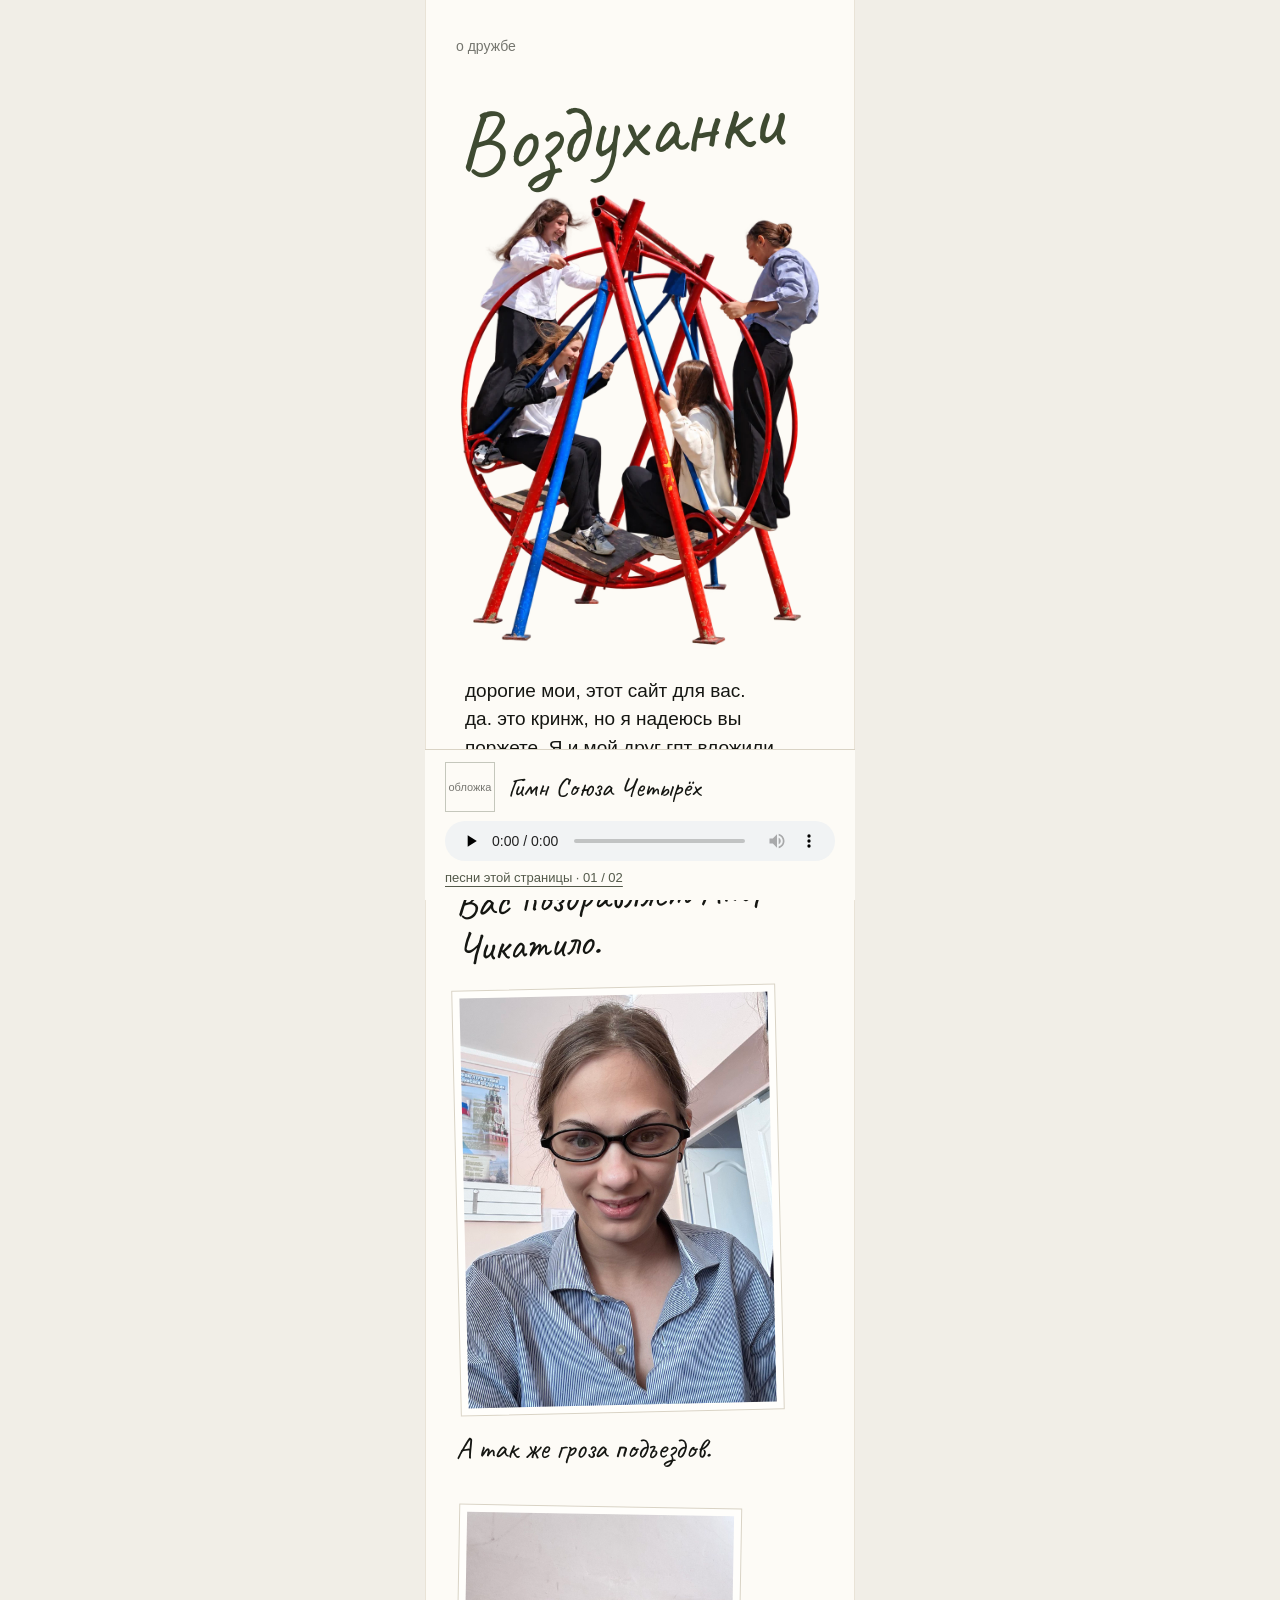
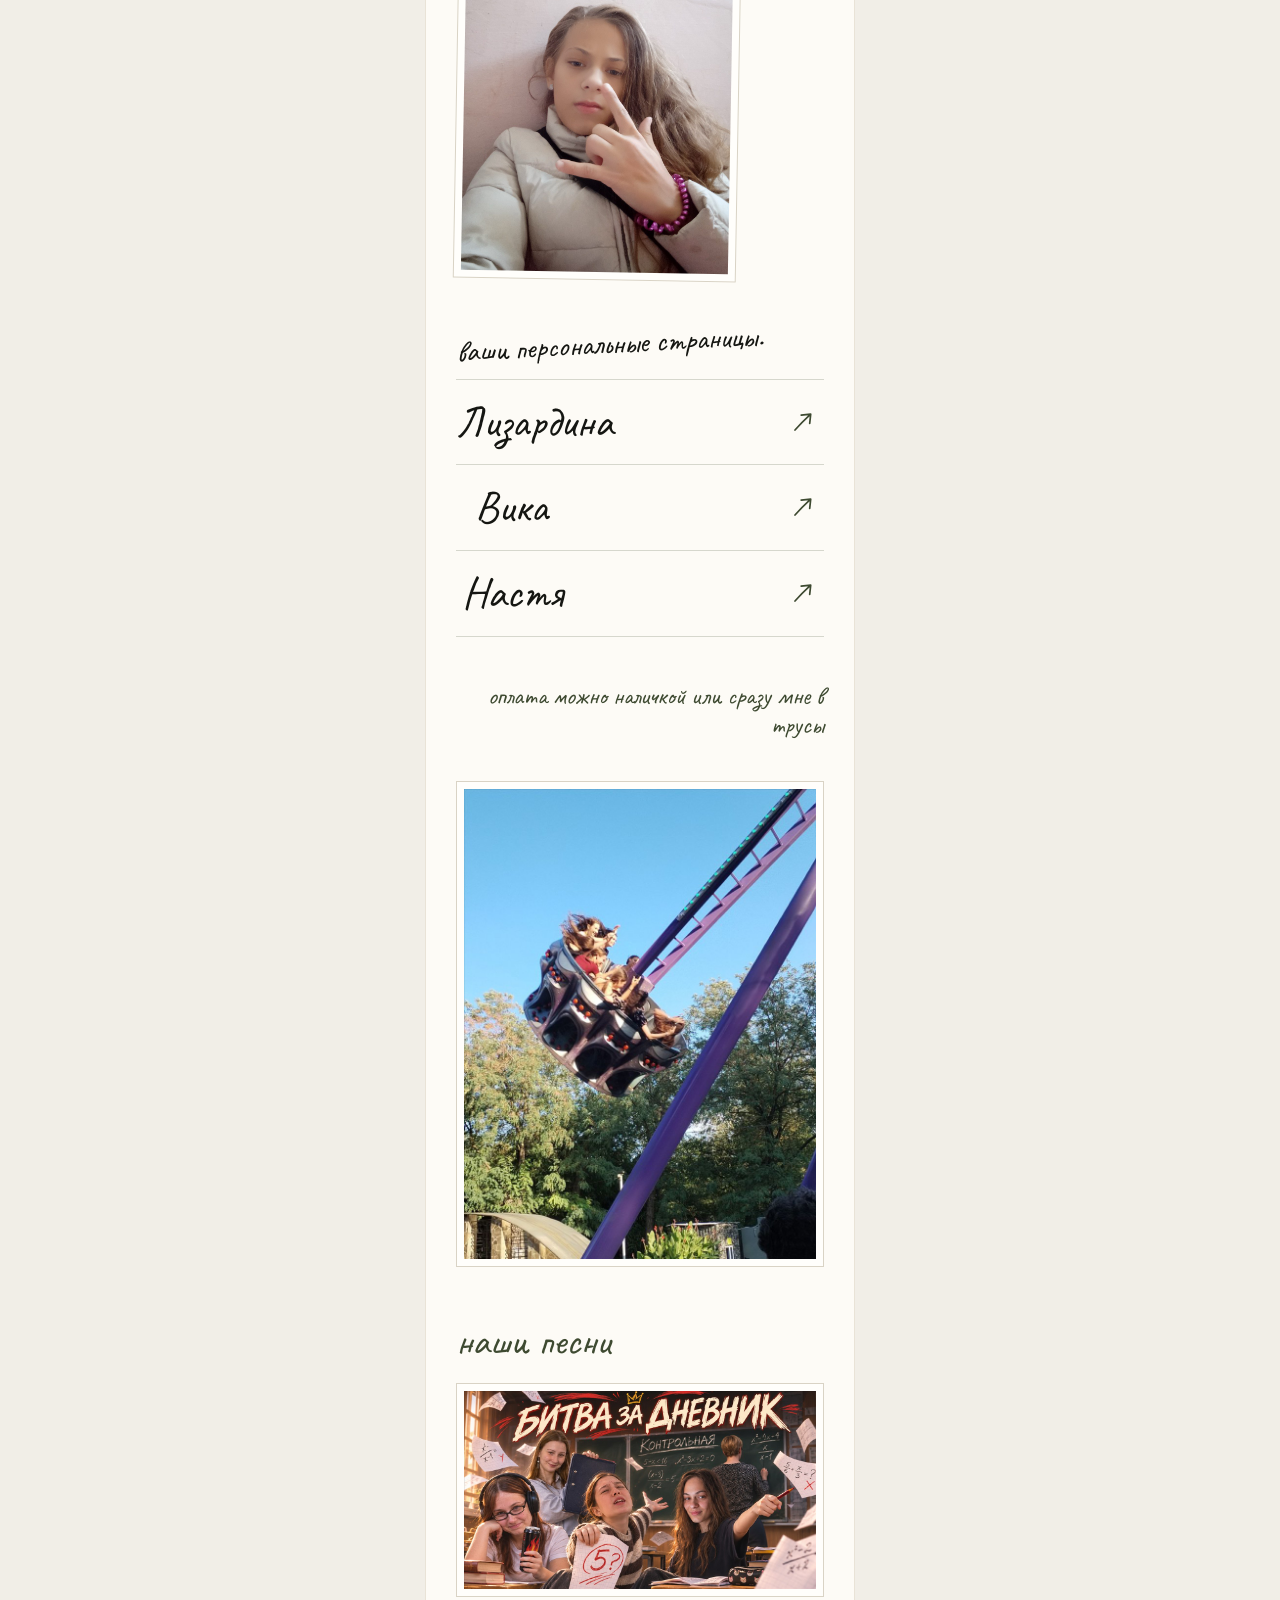
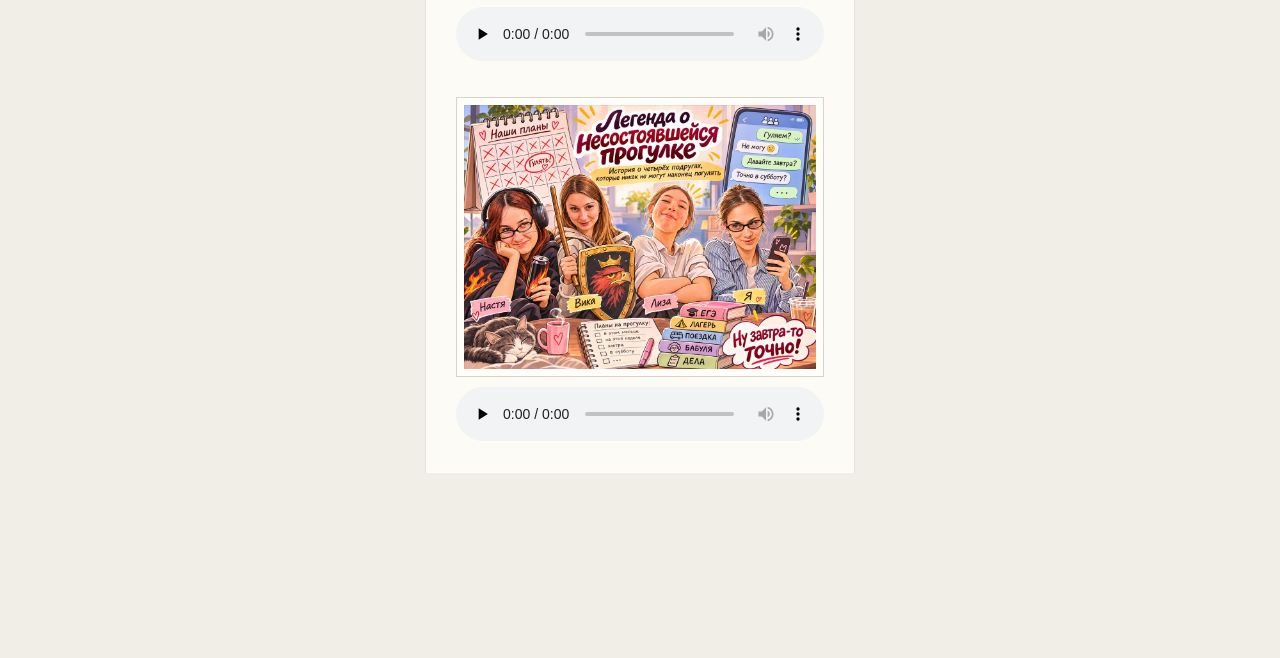
<file: index.html>
<!doctype html>
<html lang="ru"><head><meta charset="utf-8"><meta name="viewport" content="width=device-width, initial-scale=1"><meta name="robots" content="noindex, nofollow"><meta name="theme-color" content="#fdfdfb"><title>Воздуханки — о дружбе</title><link rel="stylesheet" href="main/styles.css?v=friendship-soundtrack-1"><script defer src="main/content.js?v=friendship-soundtrack-1"></script><script defer src="main/app.js?v=friendship-soundtrack-1"></script><link rel="stylesheet" href="shared/music.css"><script defer src="shared/audio-config.js"></script><script defer src="shared/music.js" data-page="main"></script>
<link rel="stylesheet" href="shared/design-variant.css">
</head>
<body class="homepage"><main><p class="small">о дружбе</p><header class="intro"><h1 class="hand">Воздуханки</h1><div id="group-photo"></div><p class="description" id="friendship-intro"></p></header>
<section class="greetings" aria-labelledby="greetings-title"><h2 class="hand" id="greetings-title">Вас поздравляет Андрей Чикатило.</h2><div id="greeting-photos"></div><p class="greeting-caption hand" id="greeting-caption"></p></section><p class="note hand">ваши персональные страницы.</p><nav aria-label="Страницы подруг"><a href="friends/liza/"><span class="name hand">Лизардина</span><svg class="arrow" viewBox="0 0 26 26" aria-hidden="true" focusable="false"><path d="M5 21c4-4.5 9.6-10.2 15.4-15.6m-9.2.8 9.5-1.1-1 9.3" fill="none" stroke="currentColor" stroke-width="1.7" stroke-linecap="round" stroke-linejoin="round"/></svg></a><a href="friends/vika/"><span class="name hand">Вика</span><svg class="arrow" viewBox="0 0 26 26" aria-hidden="true" focusable="false"><path d="M5 21c4-4.5 9.6-10.2 15.4-15.6m-9.2.8 9.5-1.1-1 9.3" fill="none" stroke="currentColor" stroke-width="1.7" stroke-linecap="round" stroke-linejoin="round"/></svg></a><a href="friends/nastya/"><span class="name hand">Настя</span><svg class="arrow" viewBox="0 0 26 26" aria-hidden="true" focusable="false"><path d="M5 21c4-4.5 9.6-10.2 15.4-15.6m-9.2.8 9.5-1.1-1 9.3" fill="none" stroke="currentColor" stroke-width="1.7" stroke-linecap="round" stroke-linejoin="round"/></svg></a></nav><p class="footer hand">оплата можно наличкой или сразу мне в трусы</p>
<section class="friendship-album" id="friendship-album" aria-label="Мы вчетвером"></section>
<section class="friendship-soundtrack" id="friendship-soundtrack" aria-labelledby="soundtrack-title">
  <h2 class="hand" id="soundtrack-title">наши песни</h2>
</section></main><dialog id="greeting-dialog" aria-label="Фотография от меня"><button class="greeting-close" type="button" aria-label="Закрыть фотографию">×</button><img id="greeting-large" alt=""></dialog></body></html>
</file>
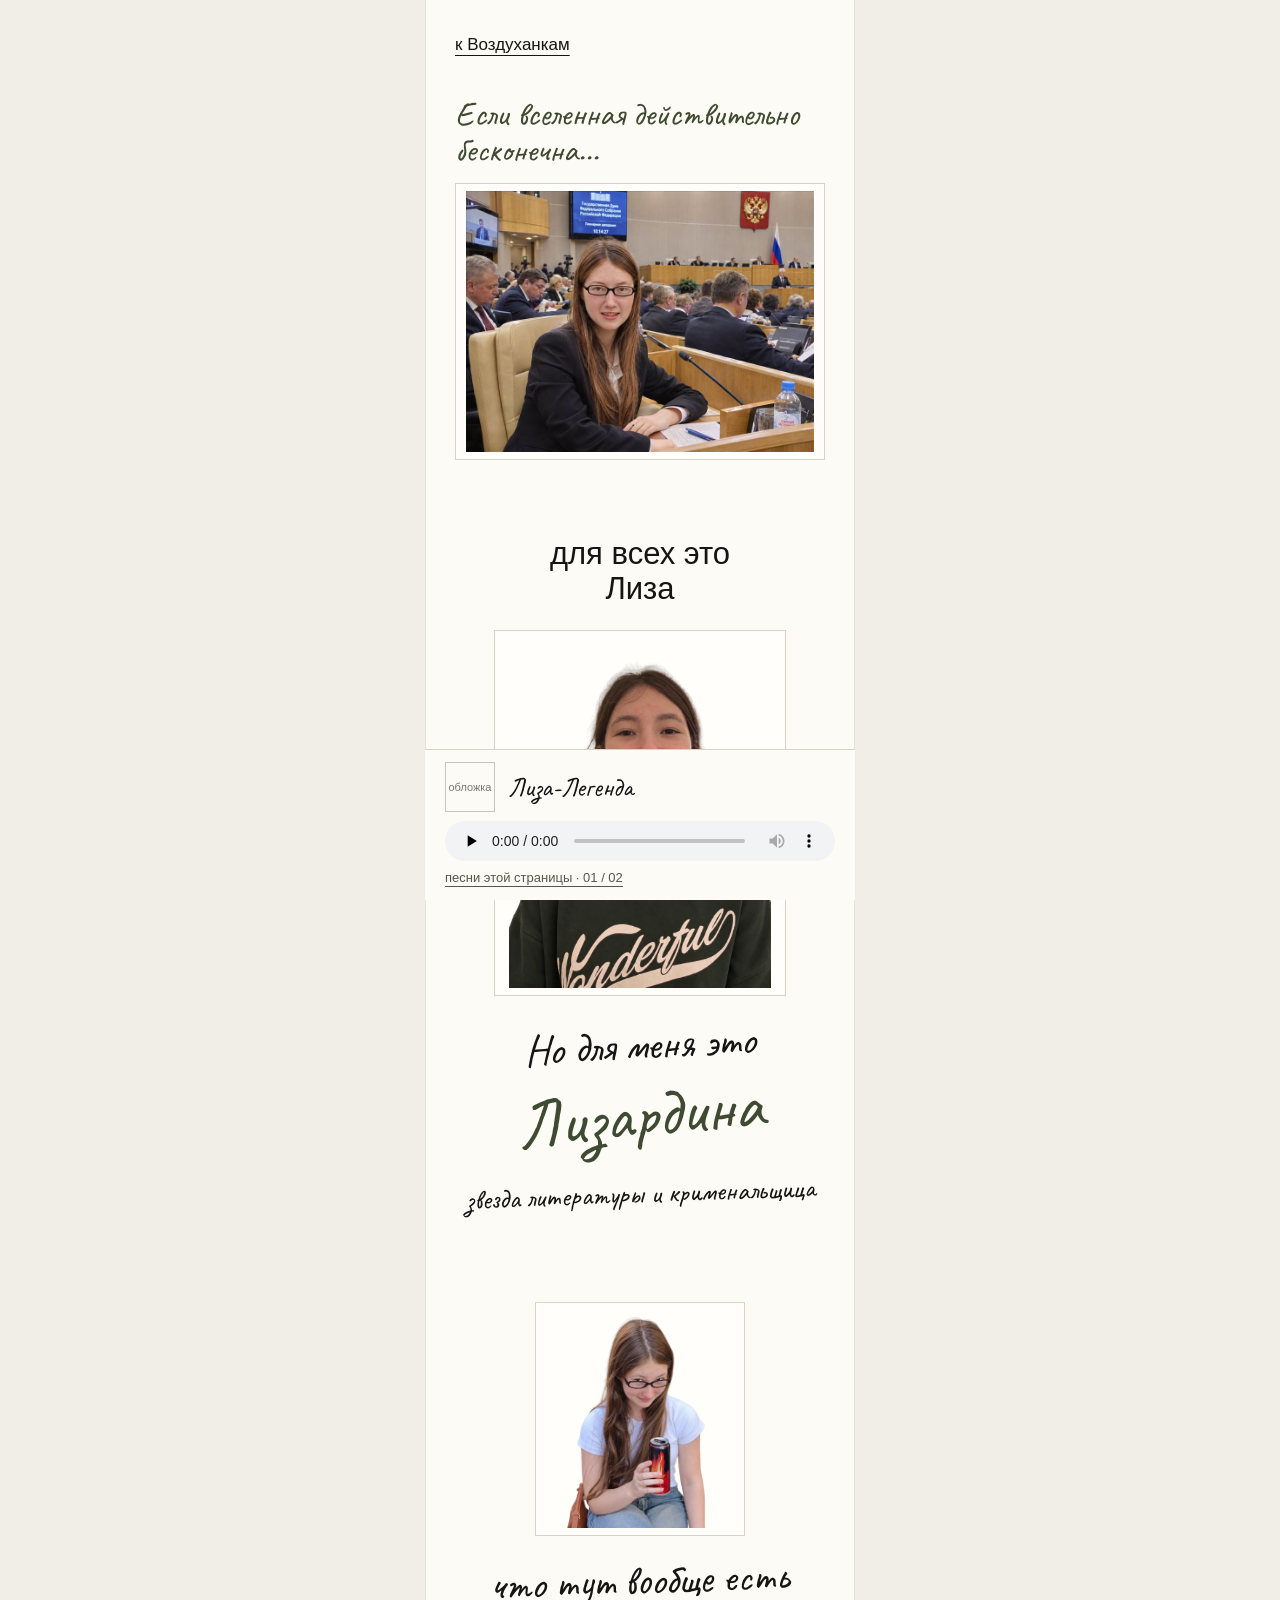
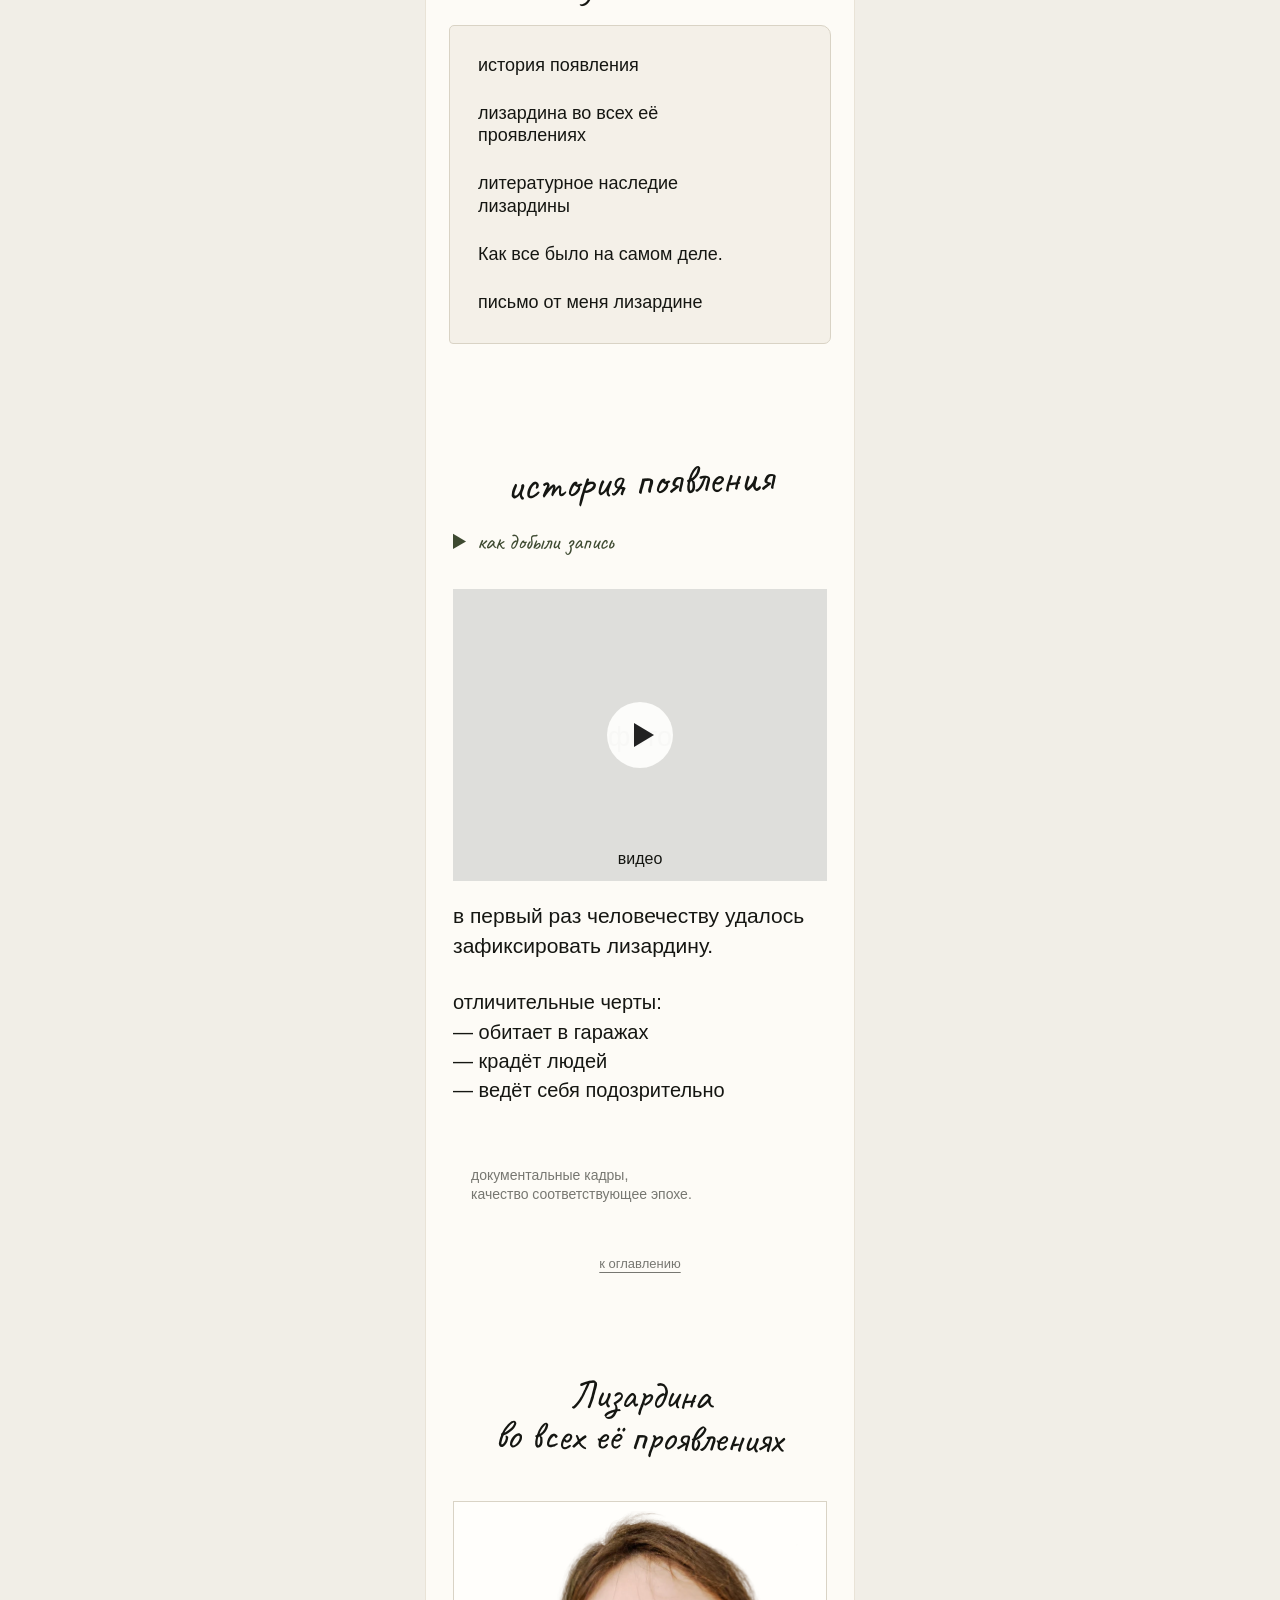
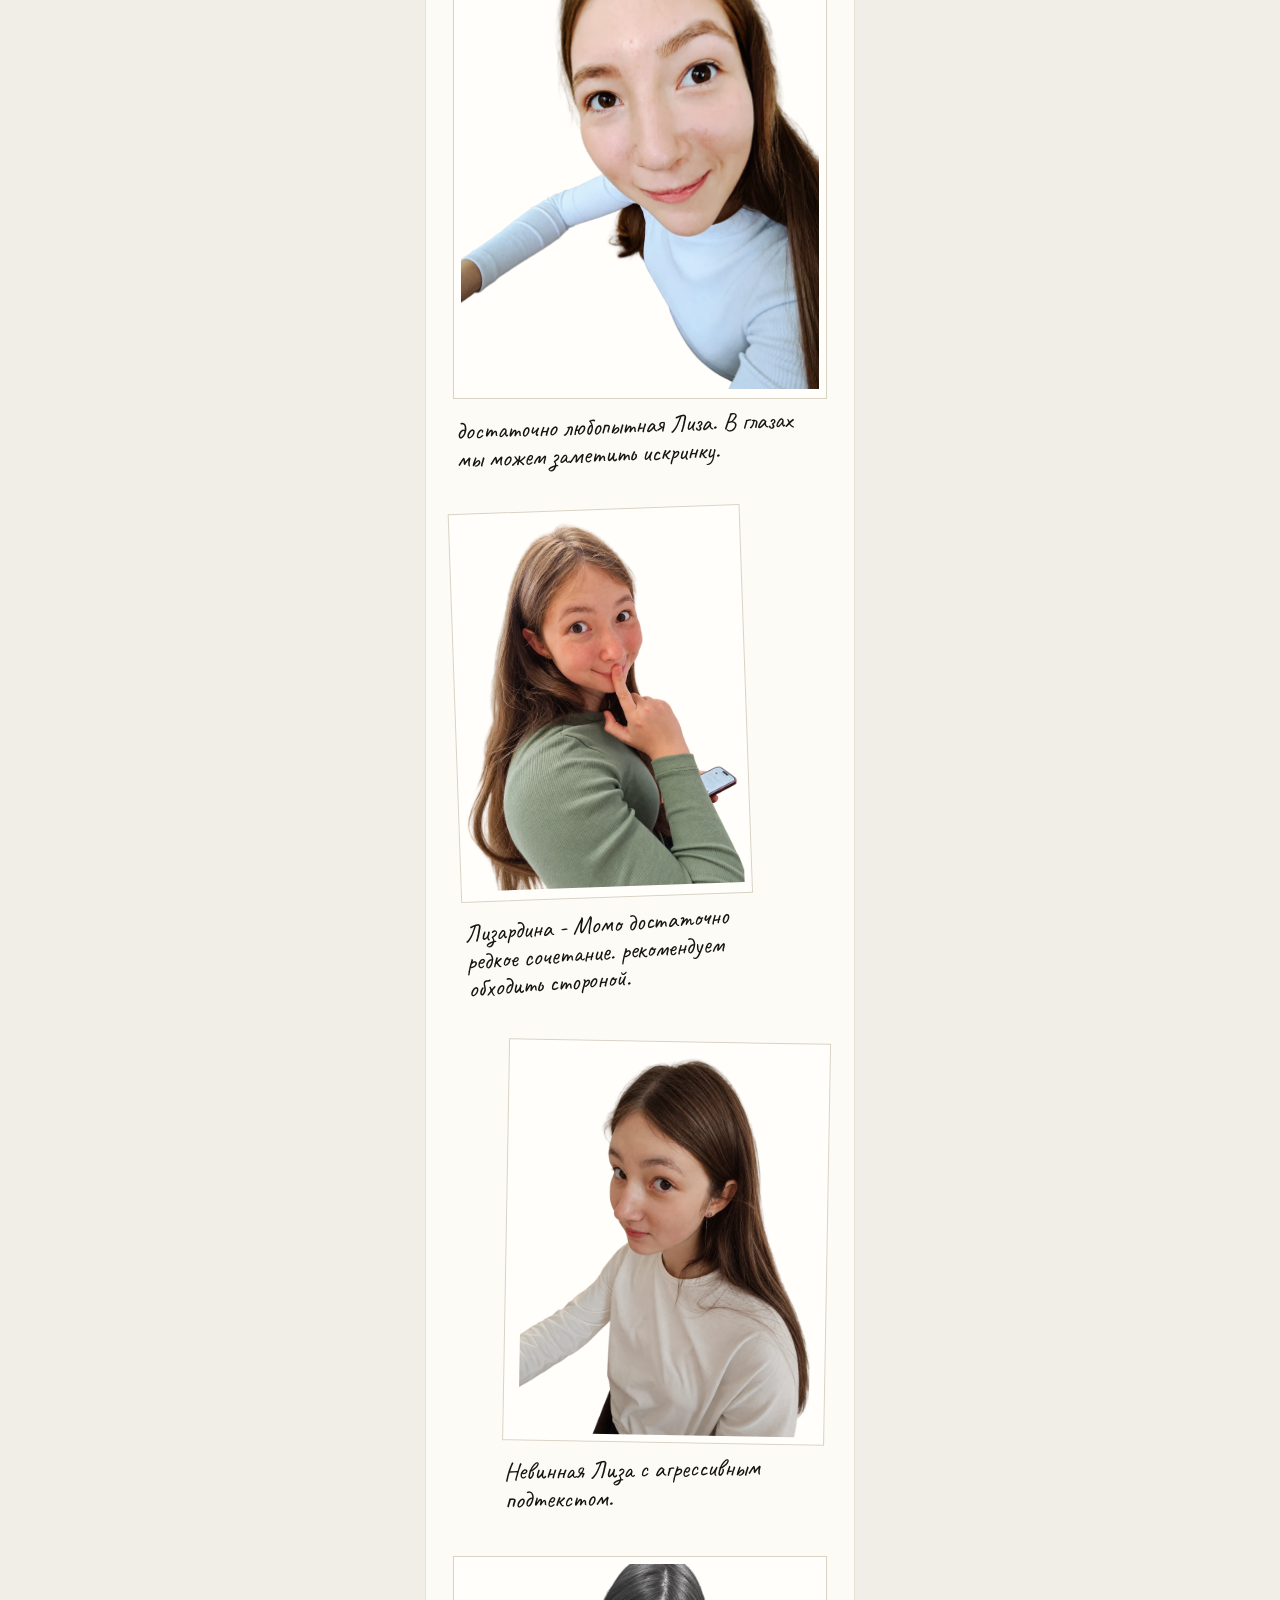
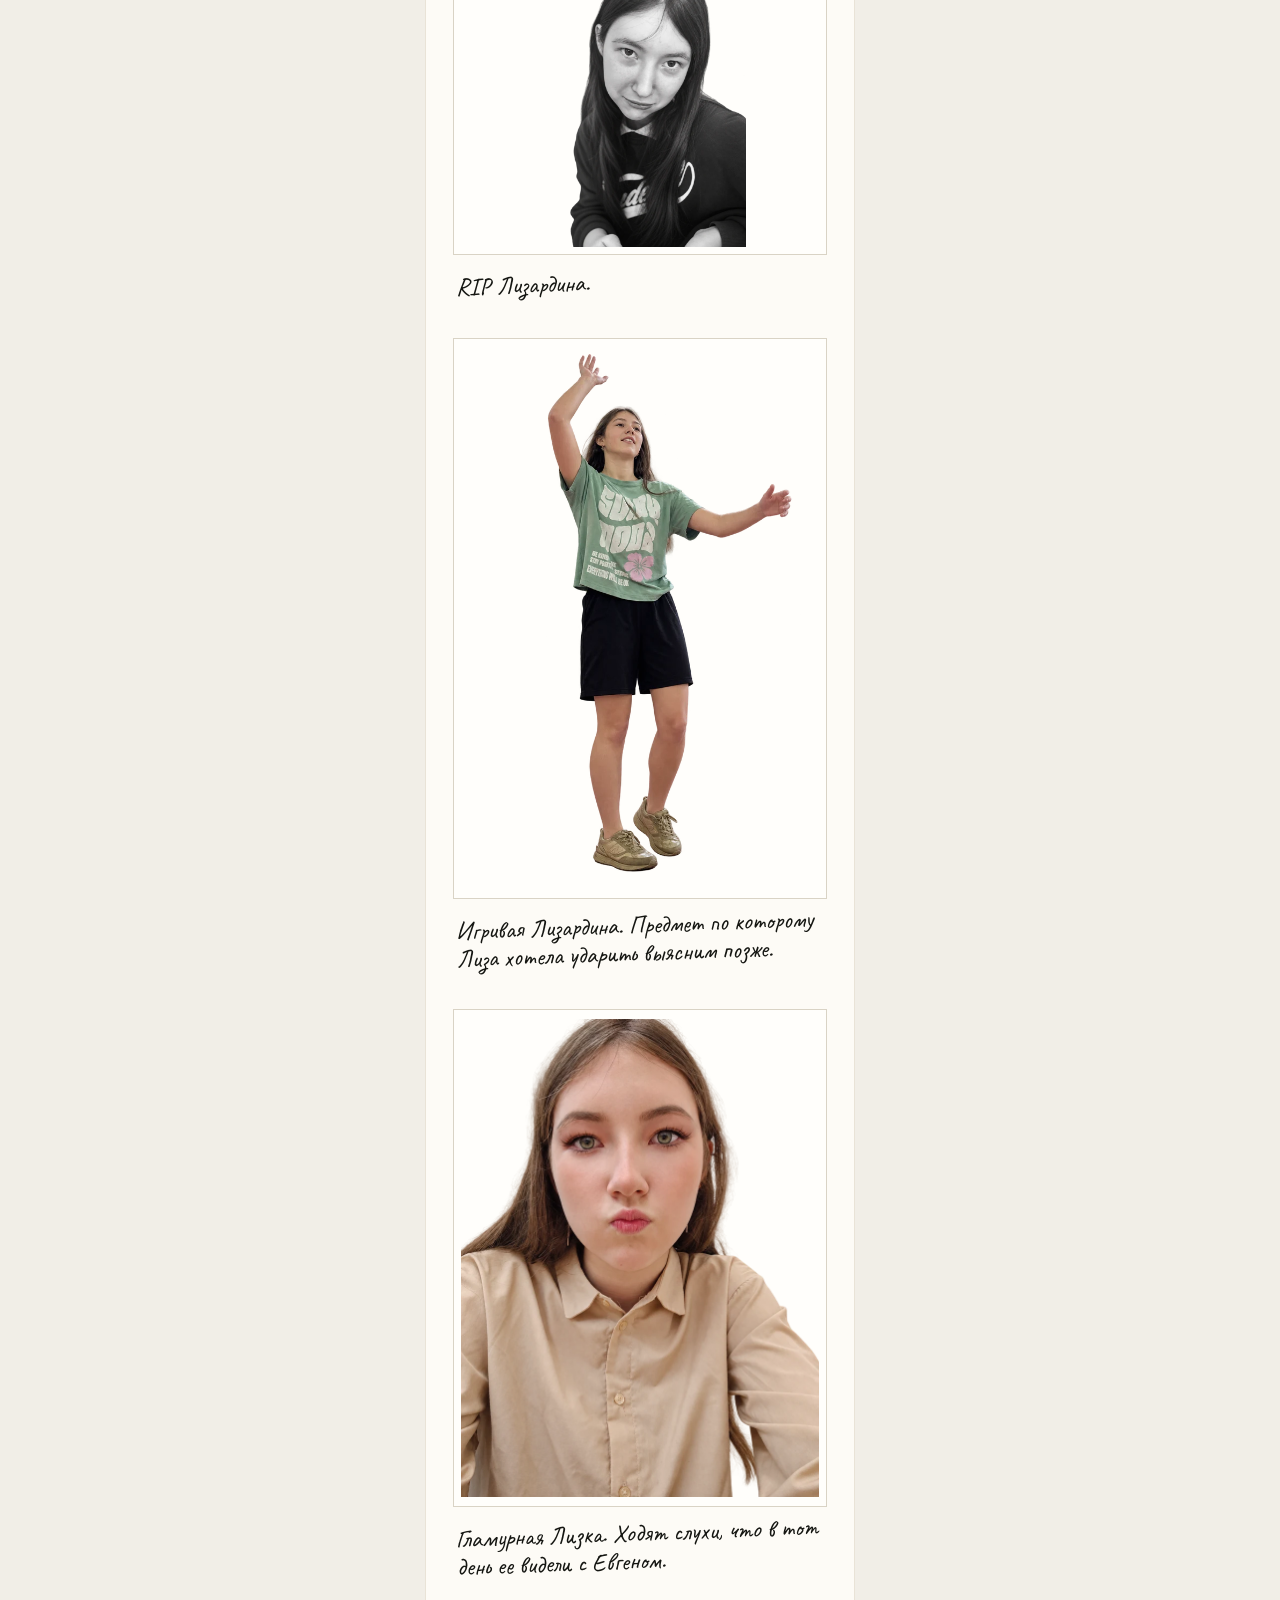
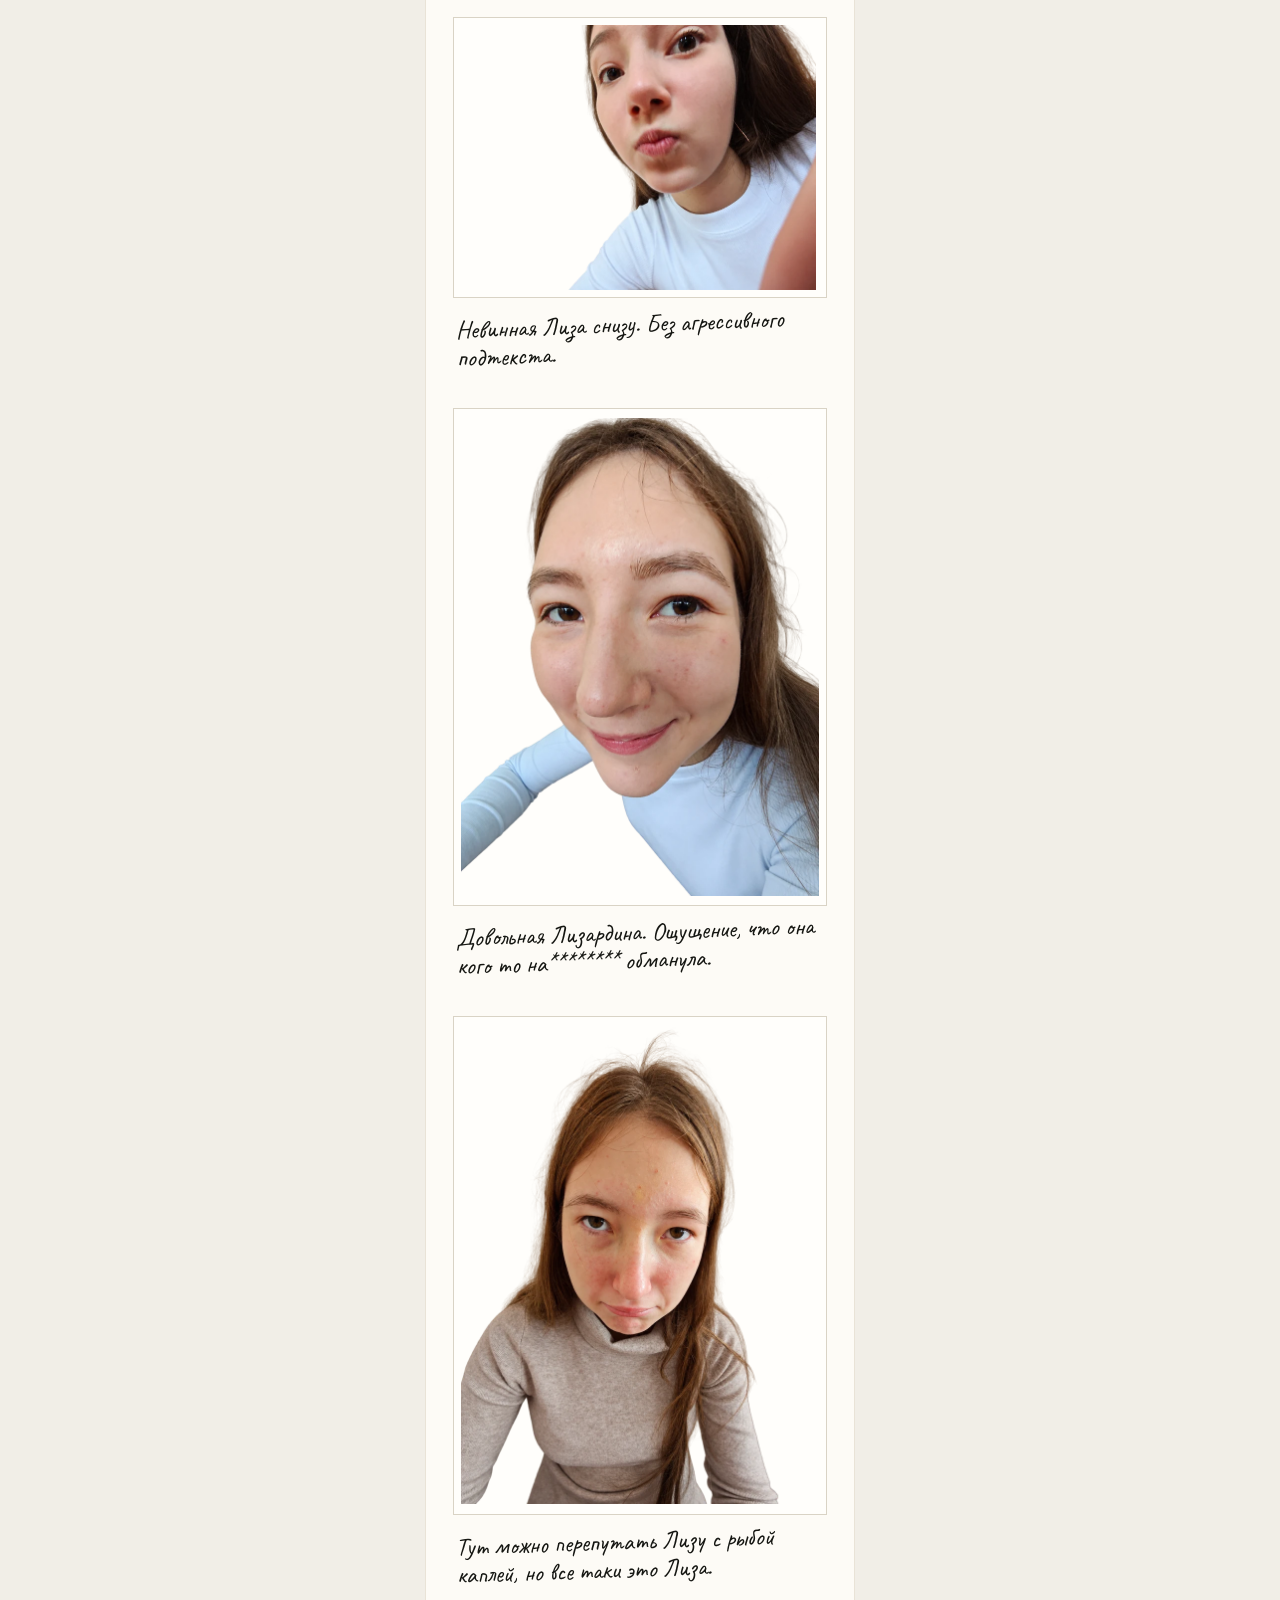
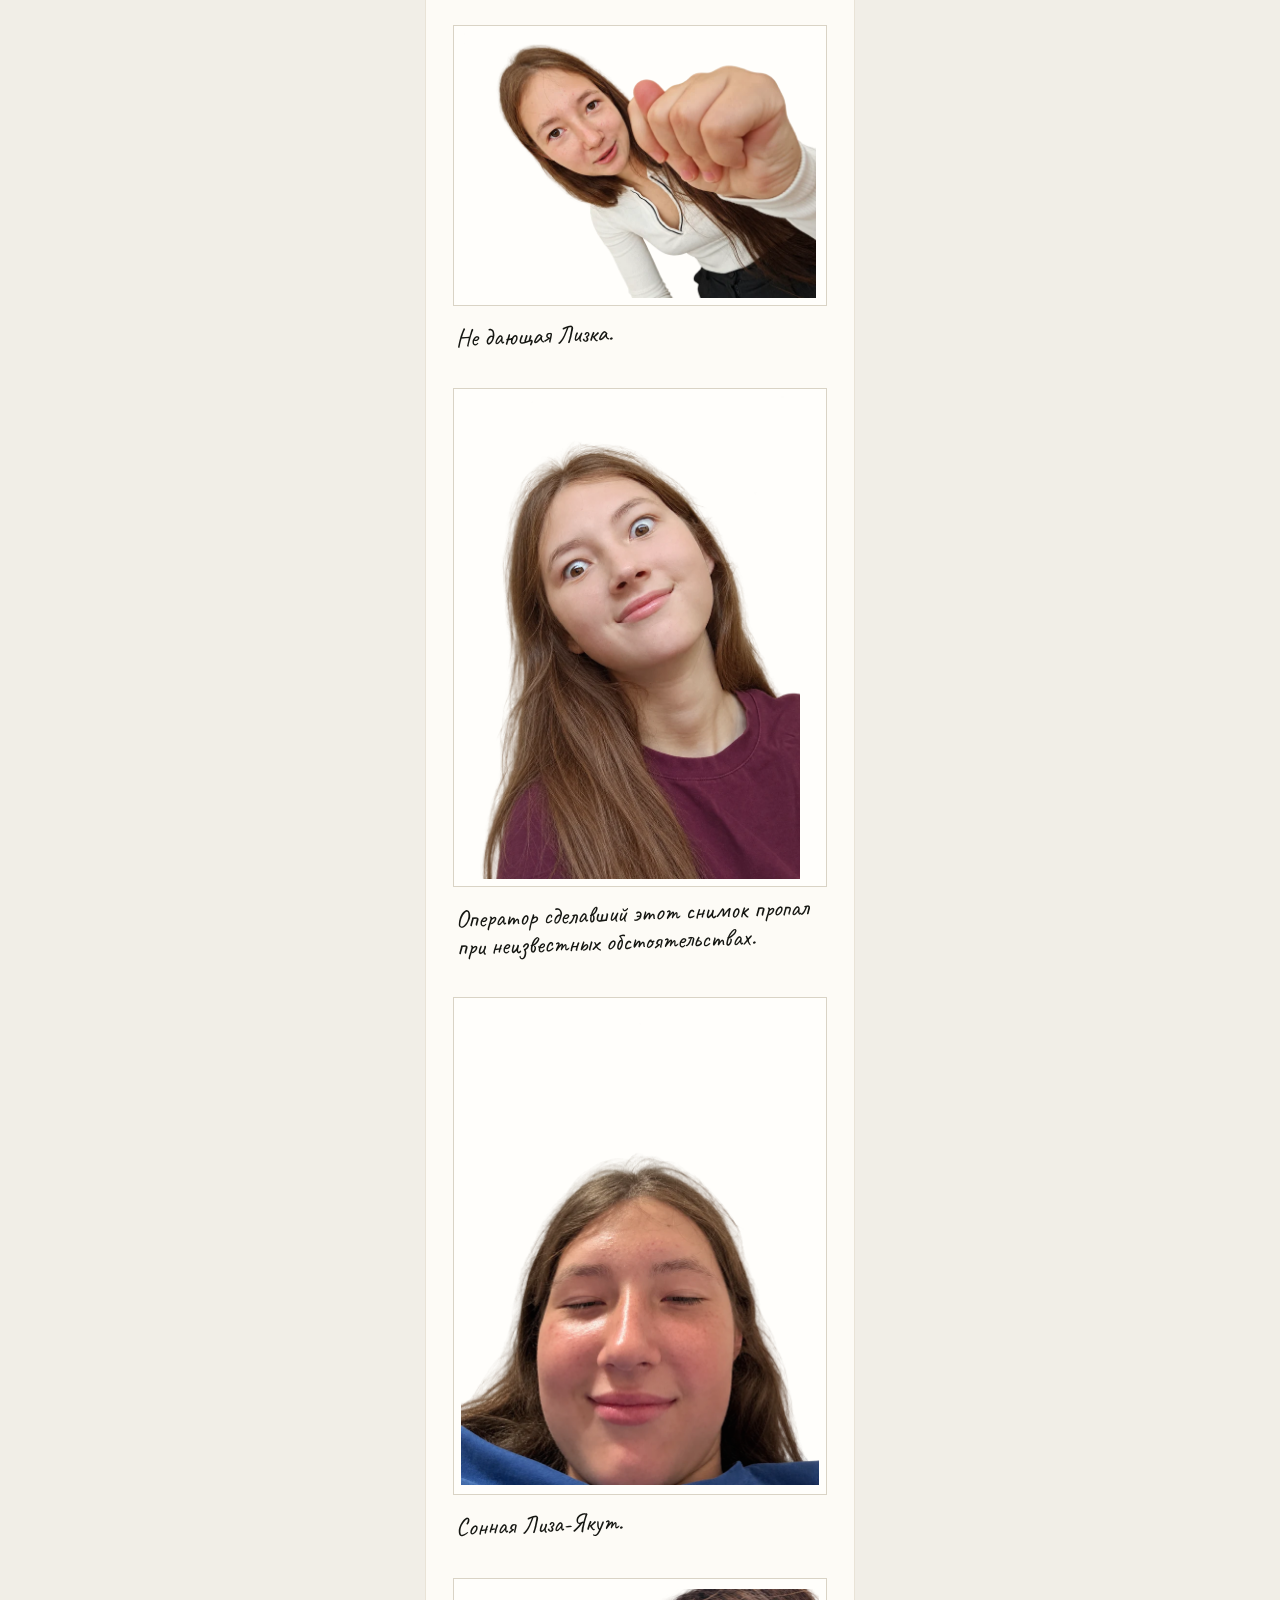
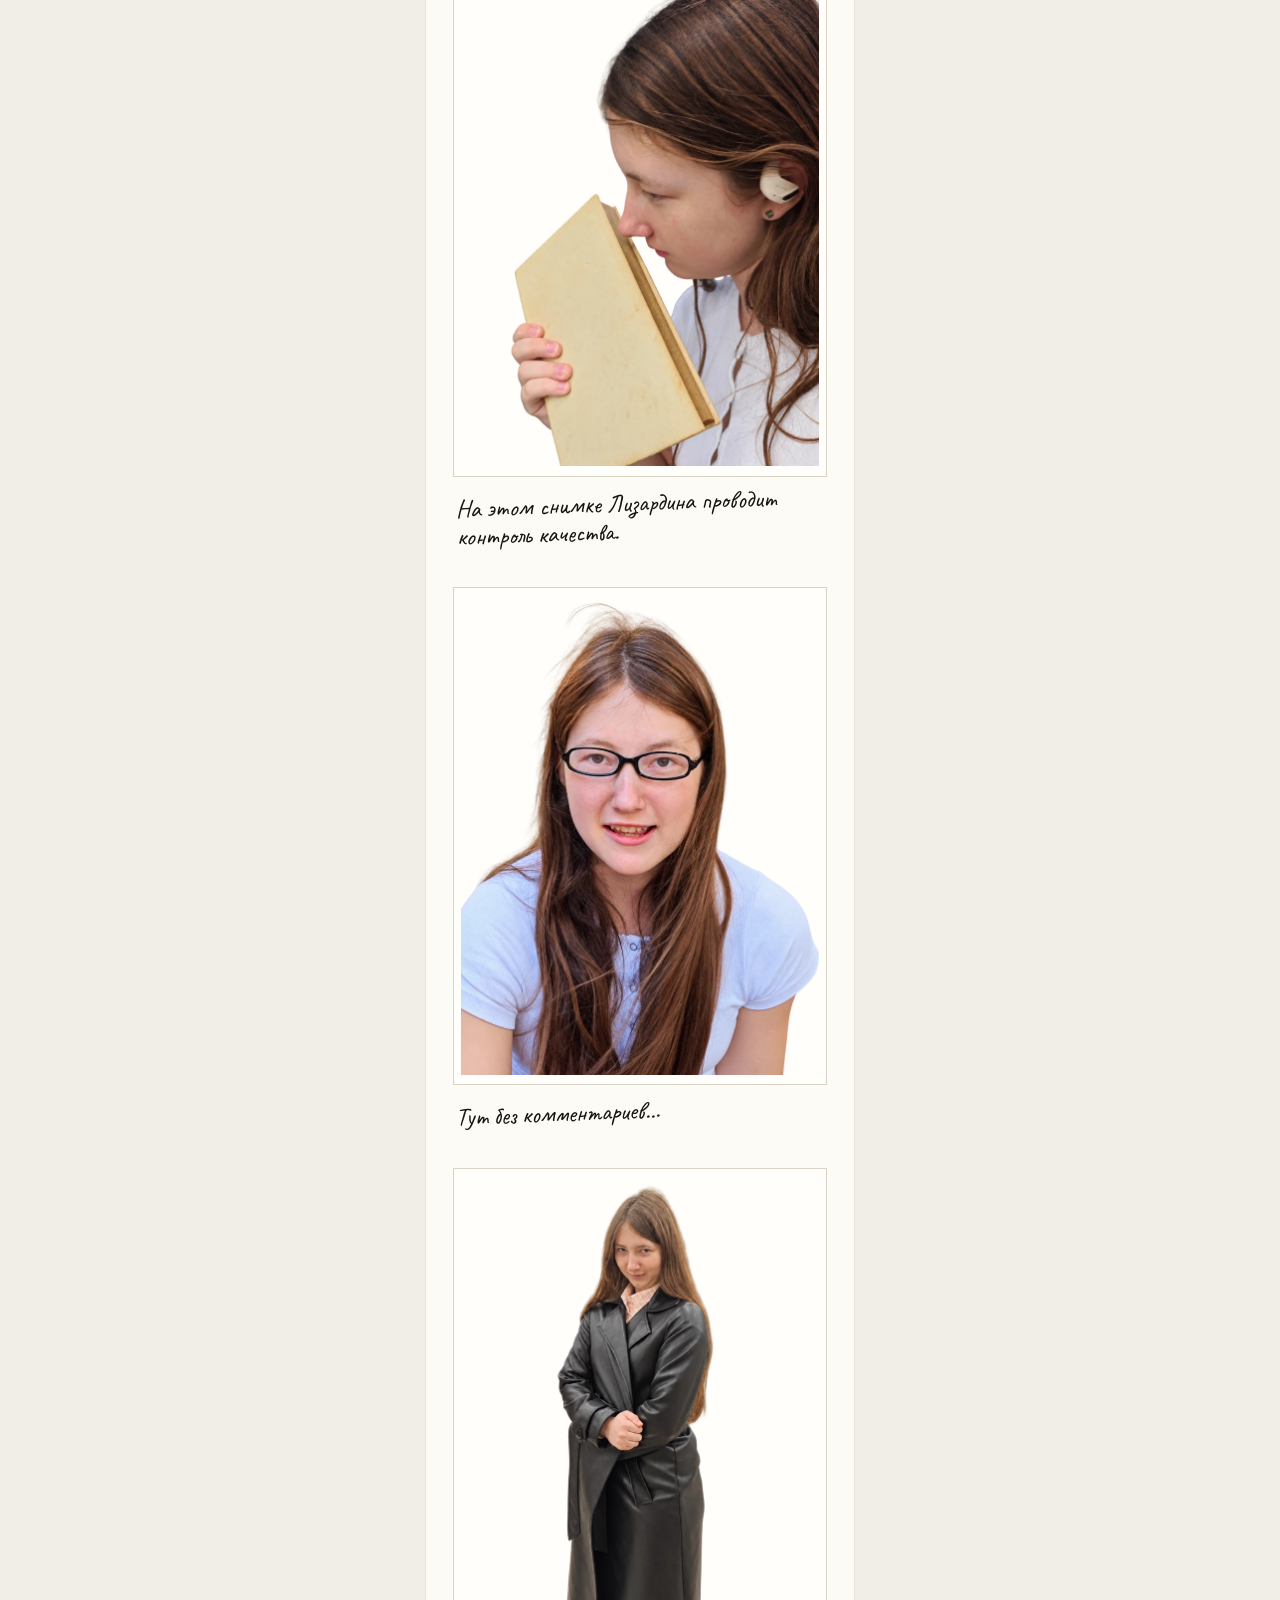
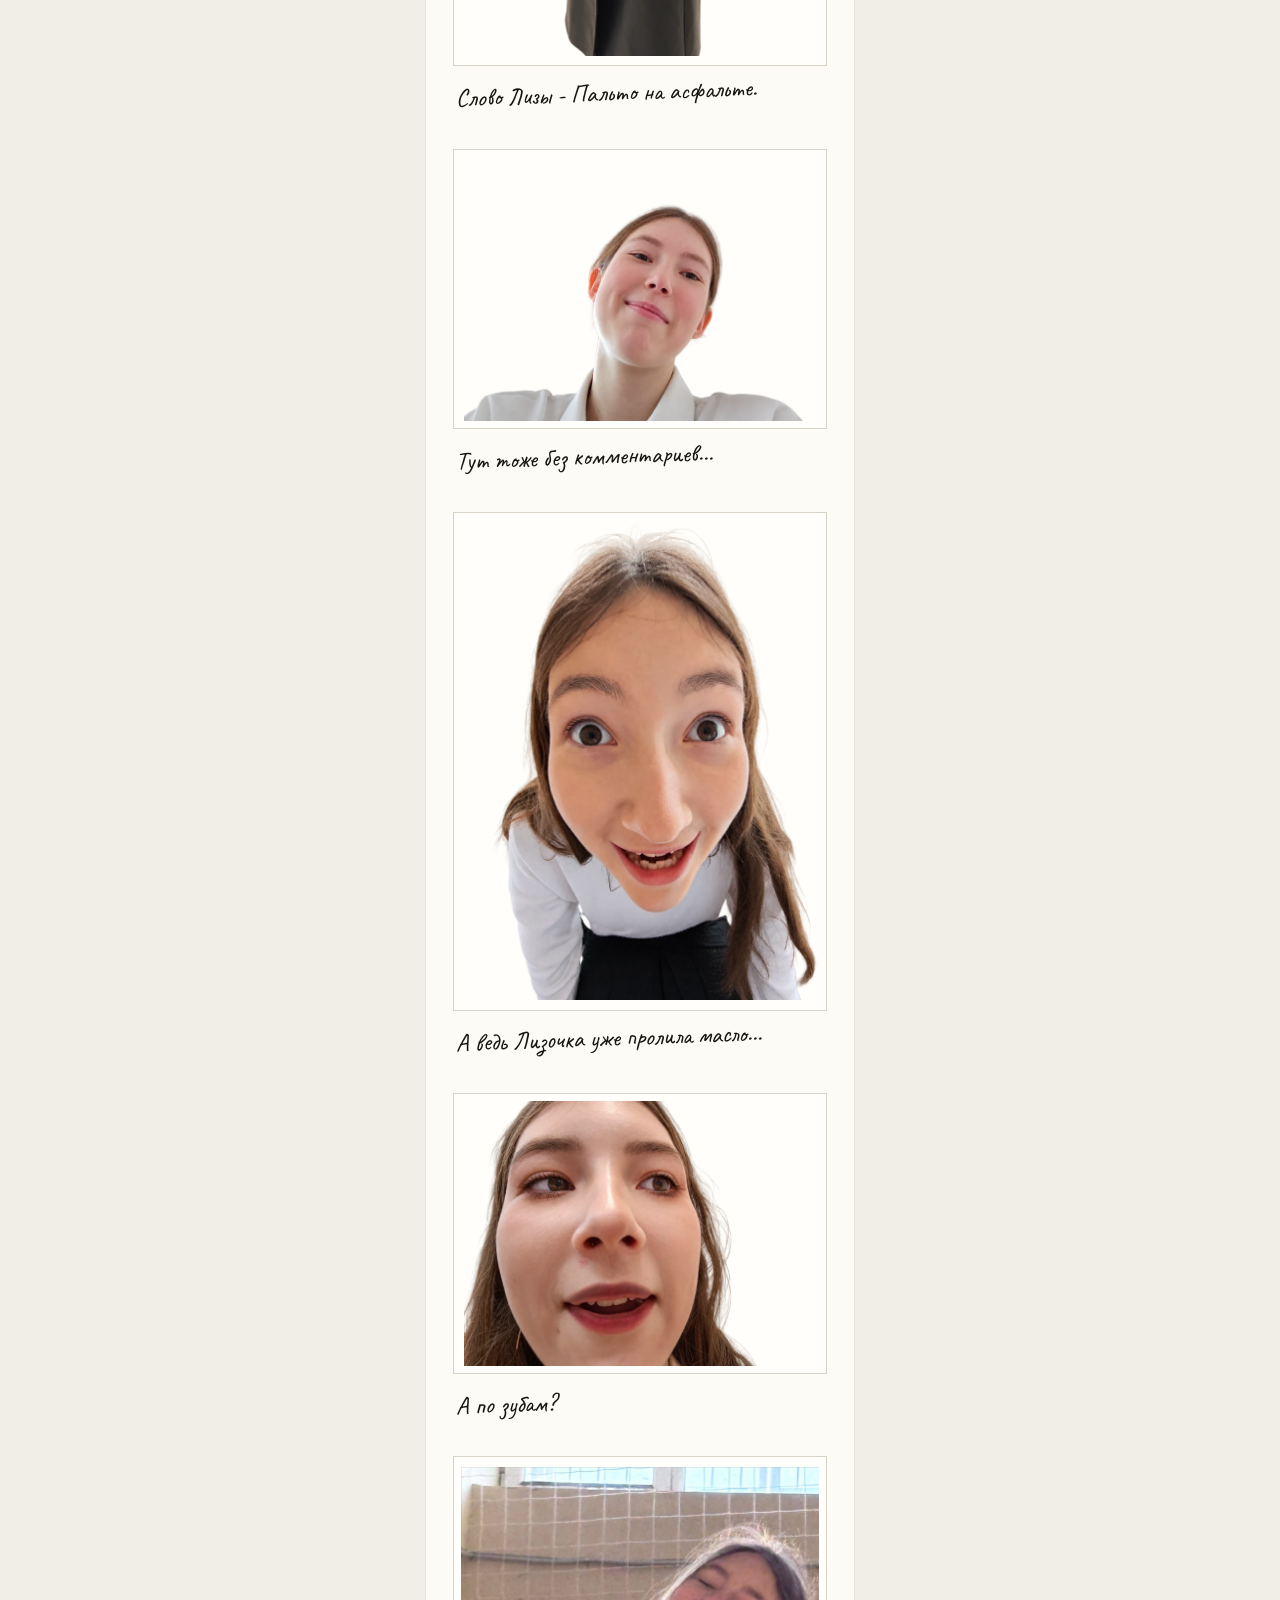
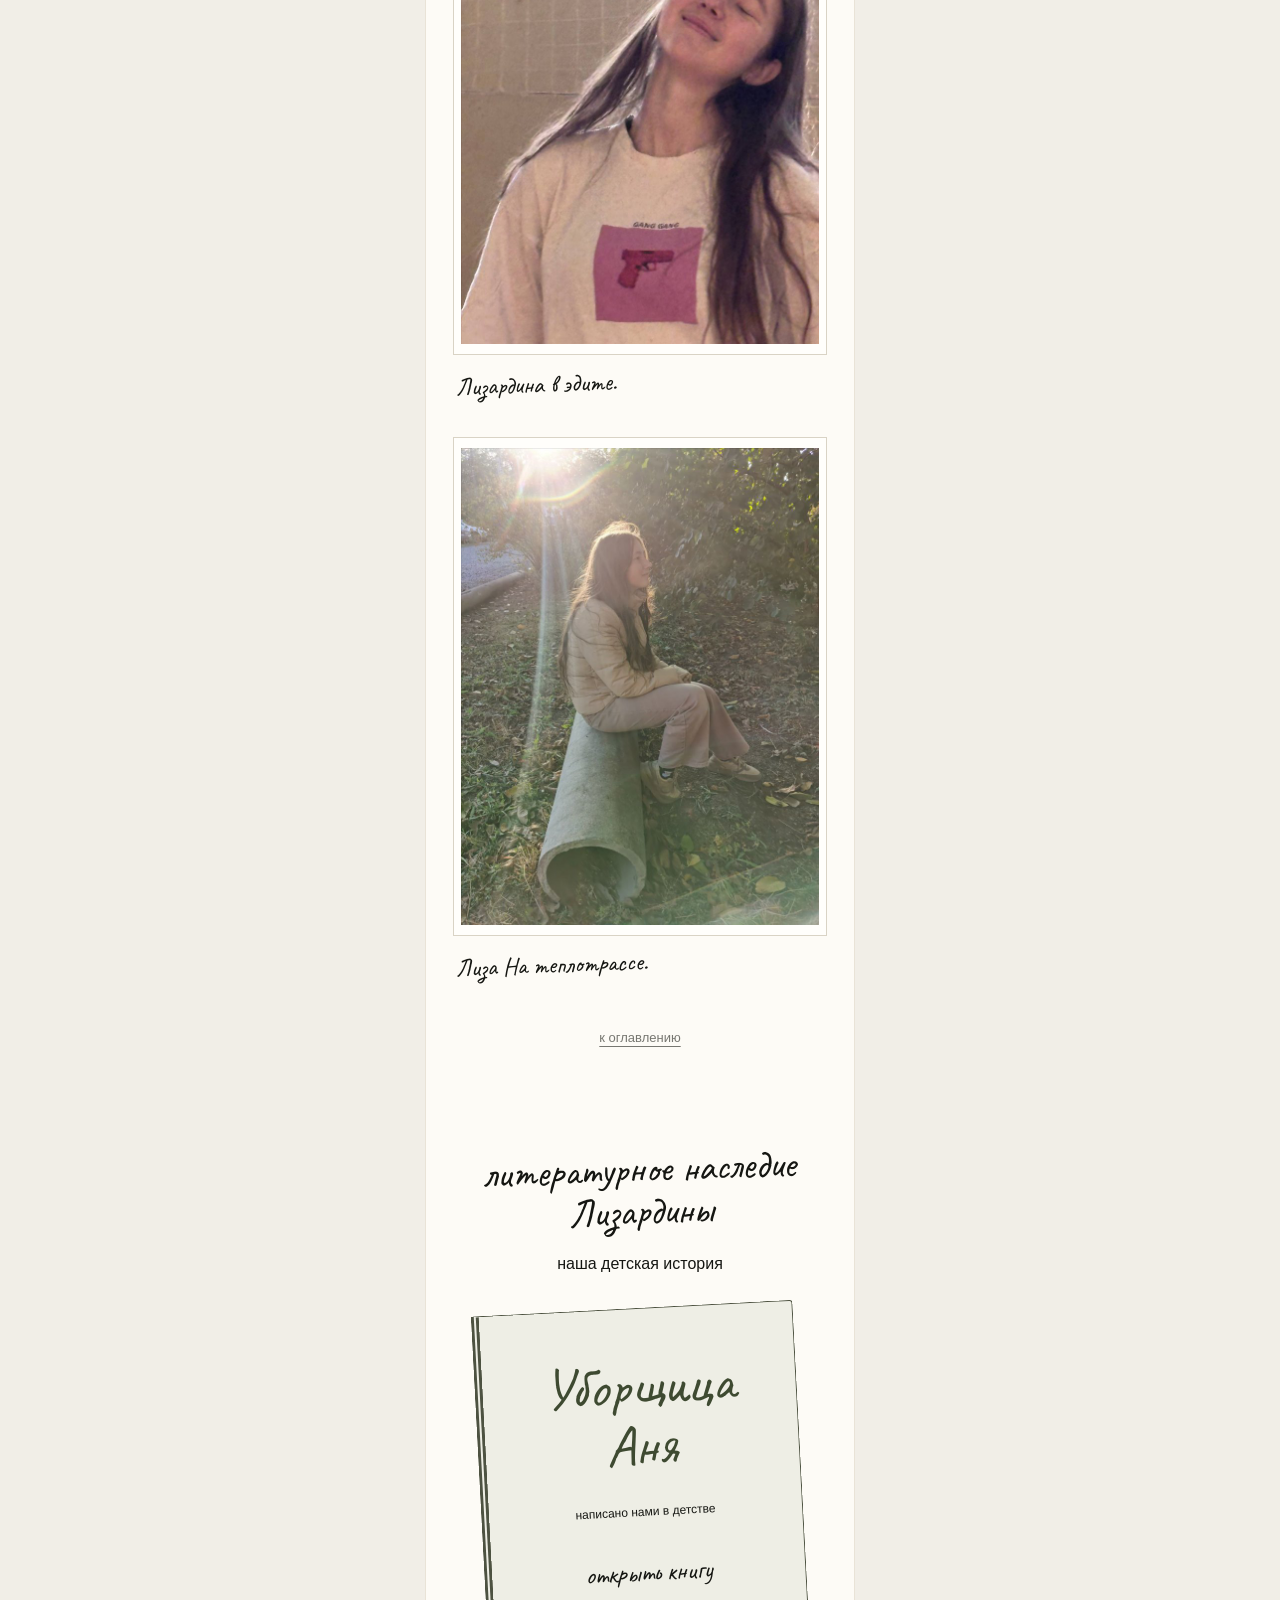
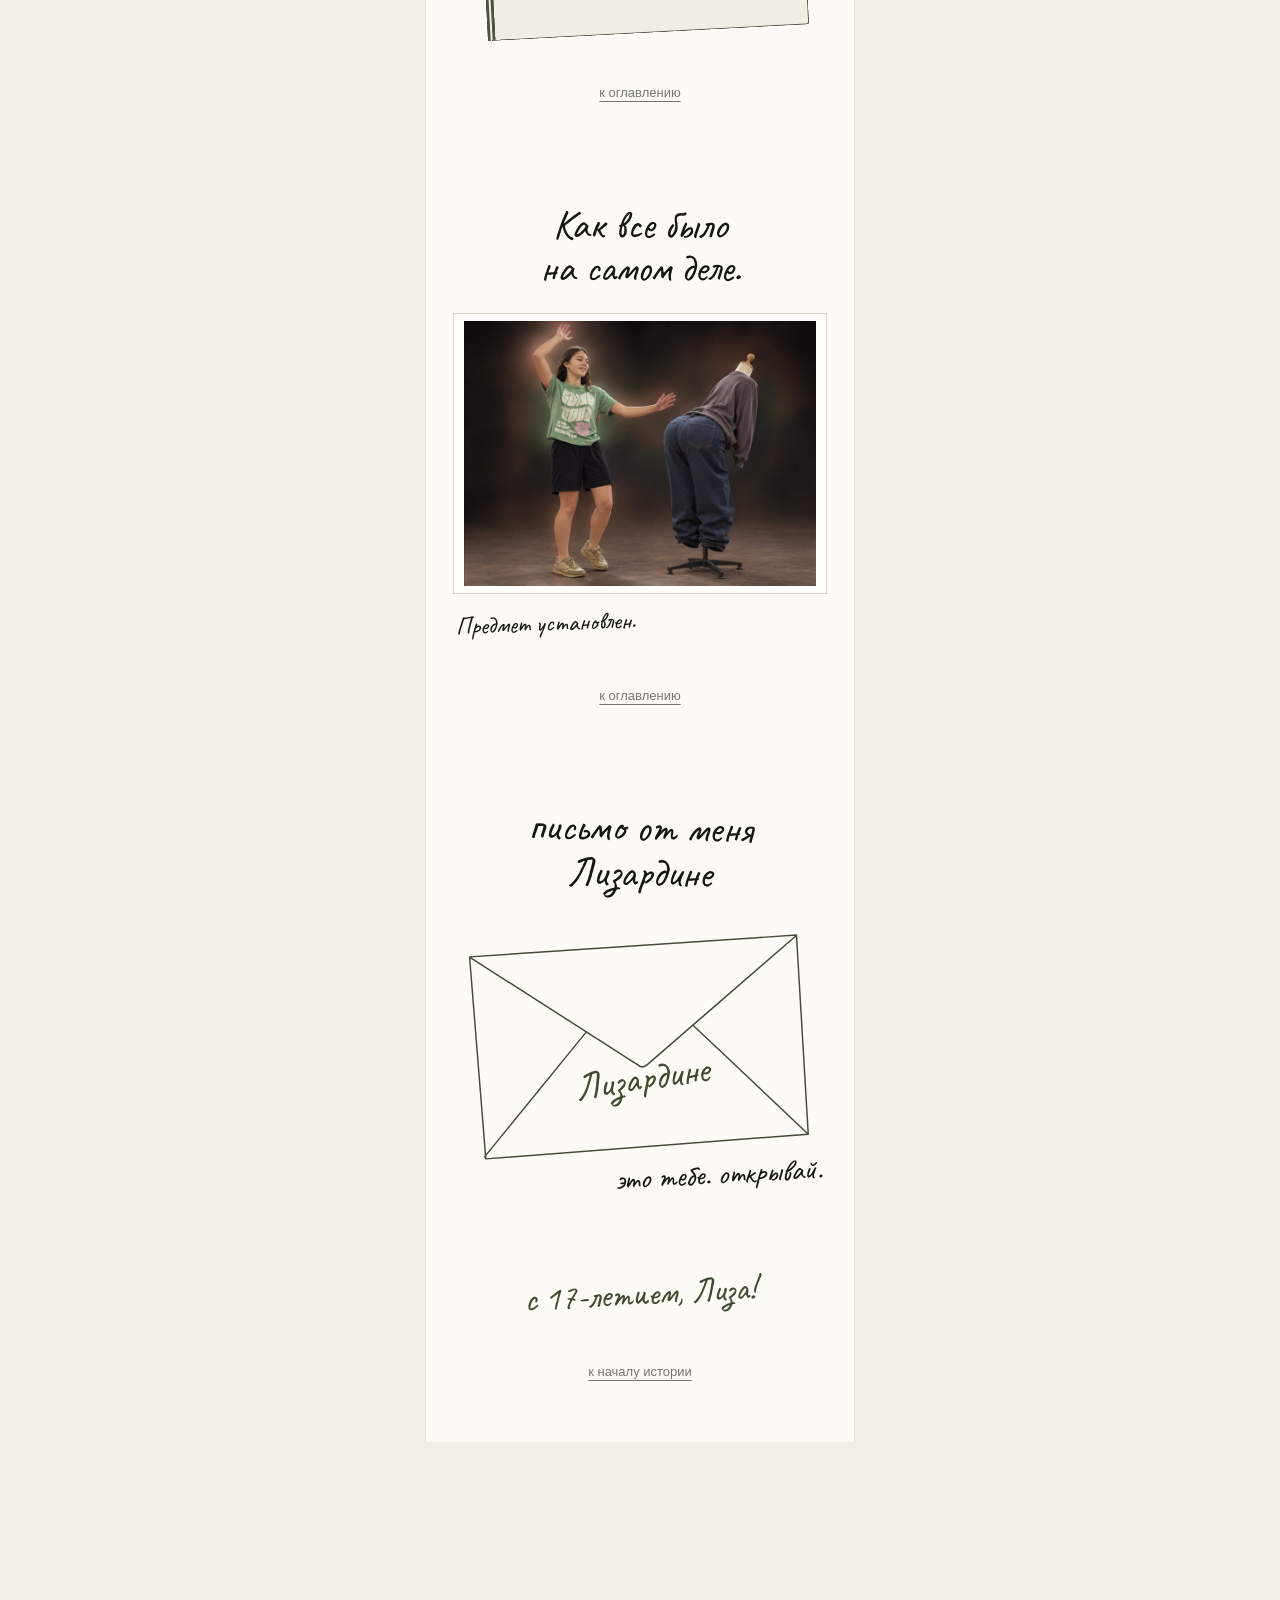
<file: friends/liza/index.html>
<!doctype html>
<html lang="ru">
<head>
  <meta charset="utf-8">
  <meta name="viewport" content="width=device-width, initial-scale=1">
  <meta name="robots" content="noindex, nofollow">
  <meta name="theme-color" content="#fdfdfb">
  <meta name="description" content="Для всех это Лиза. Но для меня это Лизардина. Моя версия нашей истории.">
  <title>Для меня — Лизардина</title>
  <link rel="preload" href="../../shared/fonts/Caveat.ttf" as="font" type="font/ttf" crossorigin>
  <link rel="stylesheet" href="styles.css?v=liza-frames-1">
  <script defer src="content.js?v=liza-frames-1"></script>
  <script defer src="app.js?v=liza-truth-reveal-1"></script>
<link rel="stylesheet" href="../../shared/music.css"><script defer src="../../shared/audio-config.js"></script><script defer src="../../shared/music.js" data-page="liza"></script>
<link rel="stylesheet" href="../../shared/design-variant.css">
<link rel="stylesheet" href="../../shared/design-experiment.css">
</head>
<body>
  <a class="skip" href="#contents">Перейти к разделам</a>
  <main id="top">
    <a href="../../" style="display:inline-block;margin:24px 29px 0;font:17px/1.5 Arial,sans-serif;text-underline-offset:5px;padding:8px 0">к Воздуханкам</a>
    <figure class="opening-photo" id="young-deputy"></figure>
    <section class="intro" aria-label="Для всех это Лиза. Но для меня это Лизардина">
      <h1>для всех это<br>Лиза</h1>
      <div id="hero-photo" class="hero-photo"></div>
      <p class="hand intro-but">Но для меня это</p>
      <div class="nickname-wrap">
        <p class="hand nickname" id="nickname">Лизардина</p>
        
      </div>
      <a class="hand story-start" href="#contents">звезда литературы и крименальщица</a>
    </section>

    <section id="contents" class="contents" aria-labelledby="contents-title">
      <div class="funny-wrap">
        
        <div id="funny-photo"></div>
        
      </div>
      <h2 class="hand" id="contents-title">что тут вообще есть</h2>
      <nav aria-label="Разделы истории" class="contents-list" id="navigation"></nav>
    </section>

    <section id="origin" class="chapter origin" aria-labelledby="origin-title">
      <h2 class="hand" id="origin-title">история появления</h2>
      
      <details class="origin-machine">
        <summary class="hand">как добыли запись</summary>
        <svg viewBox="0 0 236 147" role="img" aria-label="Схематичный человечек присел, из-под него вылетает видеокассета">
          <g fill="none" stroke="currentColor" stroke-width="2.6" stroke-linecap="round" stroke-linejoin="round">
            <path d="M37 134q55 2 150-2" stroke-width="1.15"/>
            <!-- Человечек, присевший в три погибели. -->
            <path d="M150 24c11 1 19 9 18 19-1 11-12 17-22 14-11-2-16-11-14-20 2-8 8-13 18-13Z"/>
            <path d="M133 51q-12 14-28 16-13 1-19 14m4 2q13-6 26 2l12 13-15 27h14m-11-28-21 20-5 10h13m20-62 12 20 16-2m-17-17 13 7 9-5"/>
            <path d="M158 47q-4 3-8 0m-9-8h1m13-2h1" stroke-width="1.6"/>
            <!-- Штрихи направления и кассета. -->
            <path d="m81 86-13 2m12 5-15 6m19-1-8 9" stroke-width="1.7"/>
            <g class="origin-tape">
              <g transform="rotate(-12 53 114)">
                <path d="M33 103h40v23H33z" fill="var(--paper)"/>
                <path d="M39 108h28v10H39zm4 15h20" stroke-width="1.2"/>
                <path d="m51 109 7 4-7 4z" fill="currentColor" stroke-width="1"/>
              </g>
            </g>
          </g>
        </svg>
      </details>
      <button class="video-preview" id="video-button" aria-label="Открыть видео: история появления Лизардины">
        <img id="video-cover" src="../../shared/placeholders/photo.svg" alt="Обложка старого видео, пока заглушка" width="640" height="500" loading="lazy" decoding="async">
        <span class="play" aria-hidden="true"></span>
        <span class="video-label">видео</span>
      </button>
      <p class="origin-copy" id="origin-intro"></p>
      <div class="traits"><p>отличительные черты:</p><ul id="origin-traits"></ul></div>
      <p class="footnote">документальные кадры,<br>качество соответствующее эпохе.</p>
      <a class="back" href="#contents">к оглавлению</a>
    </section>

    <section id="manifestations" class="chapter manifestations" aria-labelledby="manifestations-title">
      <h2 class="hand" id="manifestations-title">Лизардина<br>во всех её проявлениях</h2>
      <div class="gallery" id="gallery"></div>
      <a class="back" href="#contents">к оглавлению</a>
    </section>

    <section id="legacy" class="chapter legacy" aria-labelledby="legacy-title">
      <h2 class="hand" id="legacy-title">литературное наследие<br>Лизардины</h2>
      <p class="small-intro">наша детская история</p>
      <button class="book-cover" id="book-button" aria-haspopup="dialog">
        <span class="hand book-title">Уборщица<br>Аня</span>
        <span class="book-authors">написано нами в детстве</span>
        <span class="hand open-note">открыть книгу</span>
      </button>
      <a class="back" href="#contents">к оглавлению</a>
    </section>

    <section id="truth" class="chapter truth" aria-labelledby="truth-title">
      <h2 class="hand" id="truth-title">Как все было<br>на самом деле.</h2>
      <div id="truth-content" class="truth-content"></div>
      <a class="back" href="#contents">к оглавлению</a>
    </section>

    <section id="letter" class="chapter letter" aria-labelledby="letter-title">
      <h2 class="hand" id="letter-title">письмо от меня<br>Лизардине</h2>
      <button class="envelope" id="letter-button" aria-haspopup="dialog" aria-label="Открыть письмо Лизардине">
        <svg class="envelope-lines" viewBox="0 0 320 200" aria-hidden="true"><path d="M4 4L316 5L314 195L6 197ZM5 5L157 118Q161 122 166 118L315 6M5 195L110 83M314 195L212 84"/></svg>
        <span class="hand envelope-name">Лизардине</span>
      </button>
      <p class="hand letter-note">это тебе. открывай.</p>
      <p class="hand birthday">с 17-летием, Лиза!</p>
      <a class="back" href="#top">к началу истории</a>
    </section>
  </main>

  <dialog id="photo-dialog" class="photo-dialog" aria-labelledby="photo-caption">
    <button class="close" data-close aria-label="Закрыть фотографию">×</button>
    <figure><img id="large-photo" alt="" width="800" height="1000"><figcaption id="photo-caption"></figcaption></figure>
  </dialog>
  <dialog id="video-dialog" class="paper-dialog video-dialog" aria-labelledby="video-title">
    <button class="close" data-close aria-label="Закрыть видео">×</button>
    <h2 class="hand" id="video-title">те самые кадры</h2>
    <div id="video-content"></div>
  </dialog>
  <dialog id="book-dialog" class="paper-dialog book-dialog" aria-labelledby="book-heading">
    <button class="close" data-close aria-label="Закрыть книгу">×</button>
    <h2 class="hand" id="book-heading">Уборщица Аня</h2>
    <div class="book-page" id="book-page"></div>
    <div class="page-controls"><button id="prev-page" aria-label="Предыдущая страница">назад</button><span id="page-count" aria-live="polite"></span><button id="next-page" aria-label="Следующая страница">дальше</button></div>
  </dialog>
  <dialog id="letter-dialog" class="paper-dialog letter-dialog" aria-labelledby="letter-heading">
    <button class="close" data-close aria-label="Закрыть письмо">×</button>
    <h2 class="hand" id="letter-heading"></h2>
    <div id="letter-content" class="hand letter-content"></div>
    <p id="letter-signature" class="hand letter-signature"></p>
  </dialog>
</body>
</html>
</file>
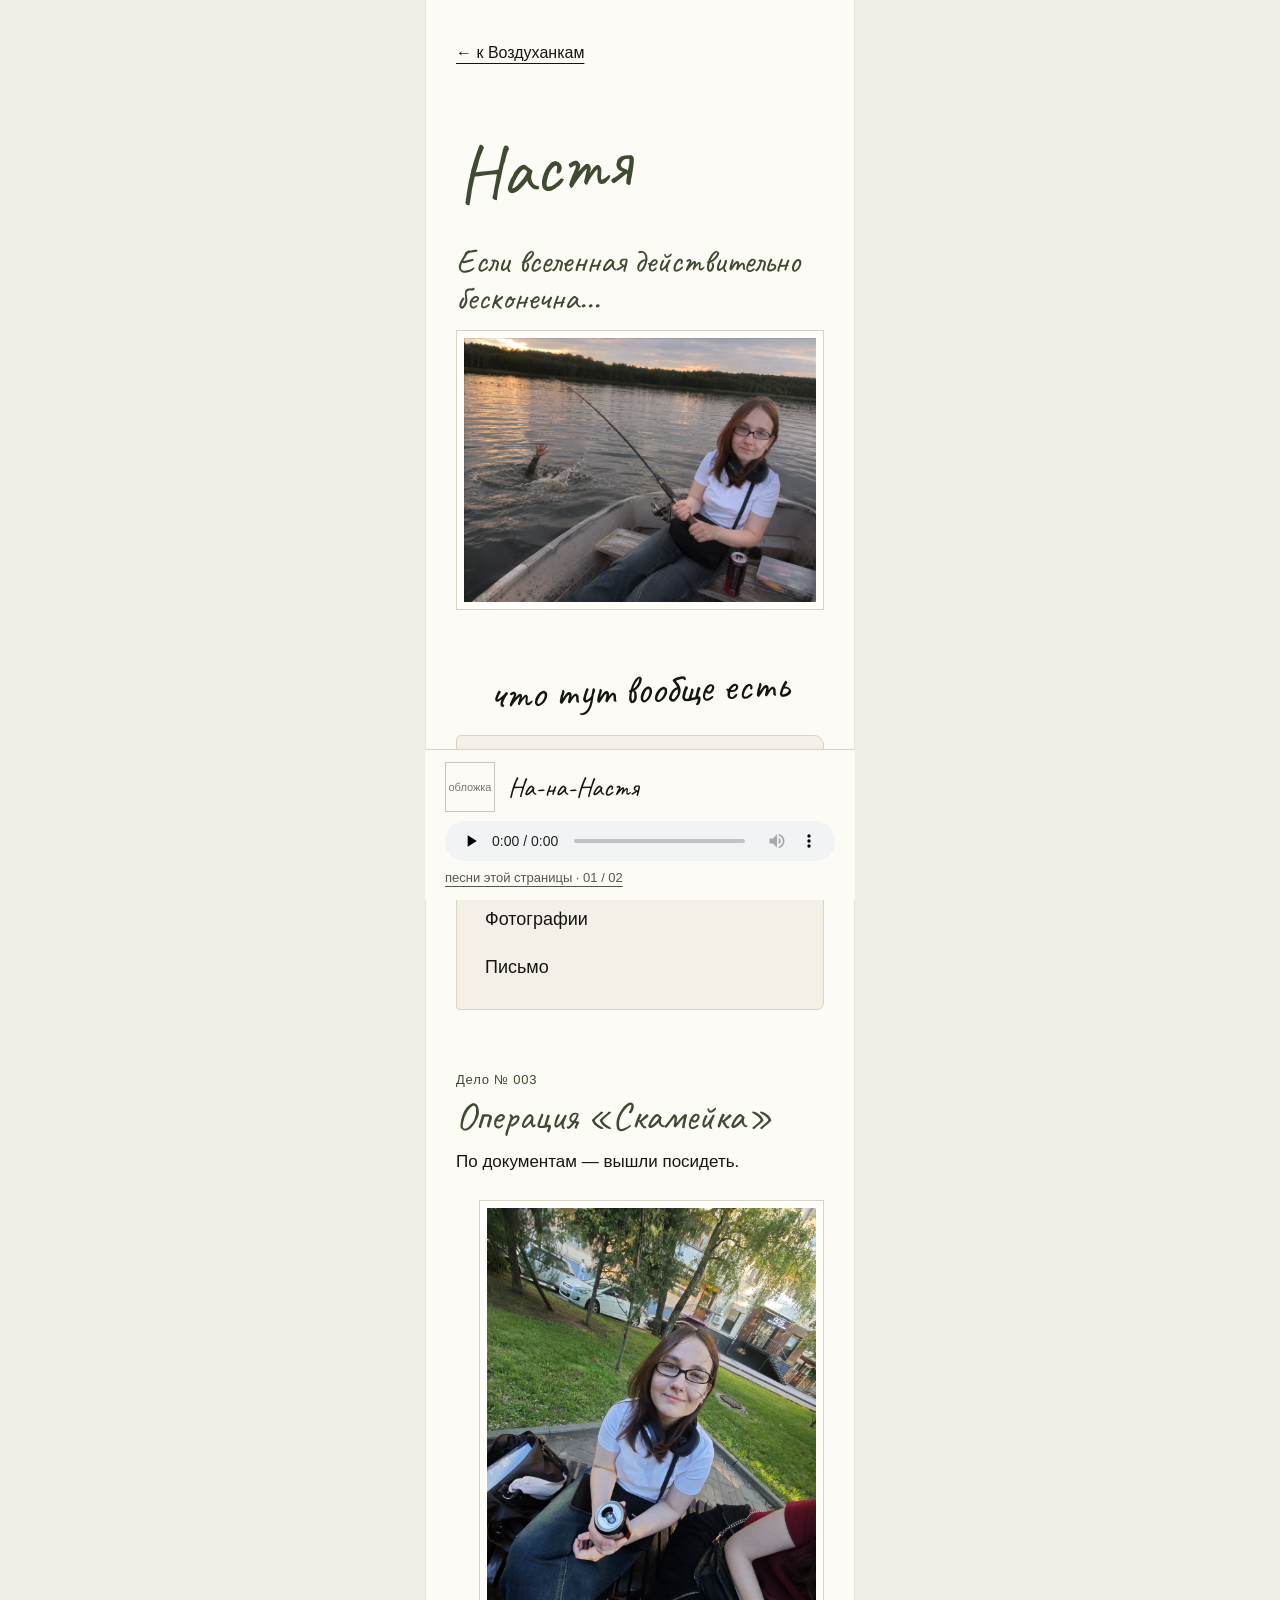
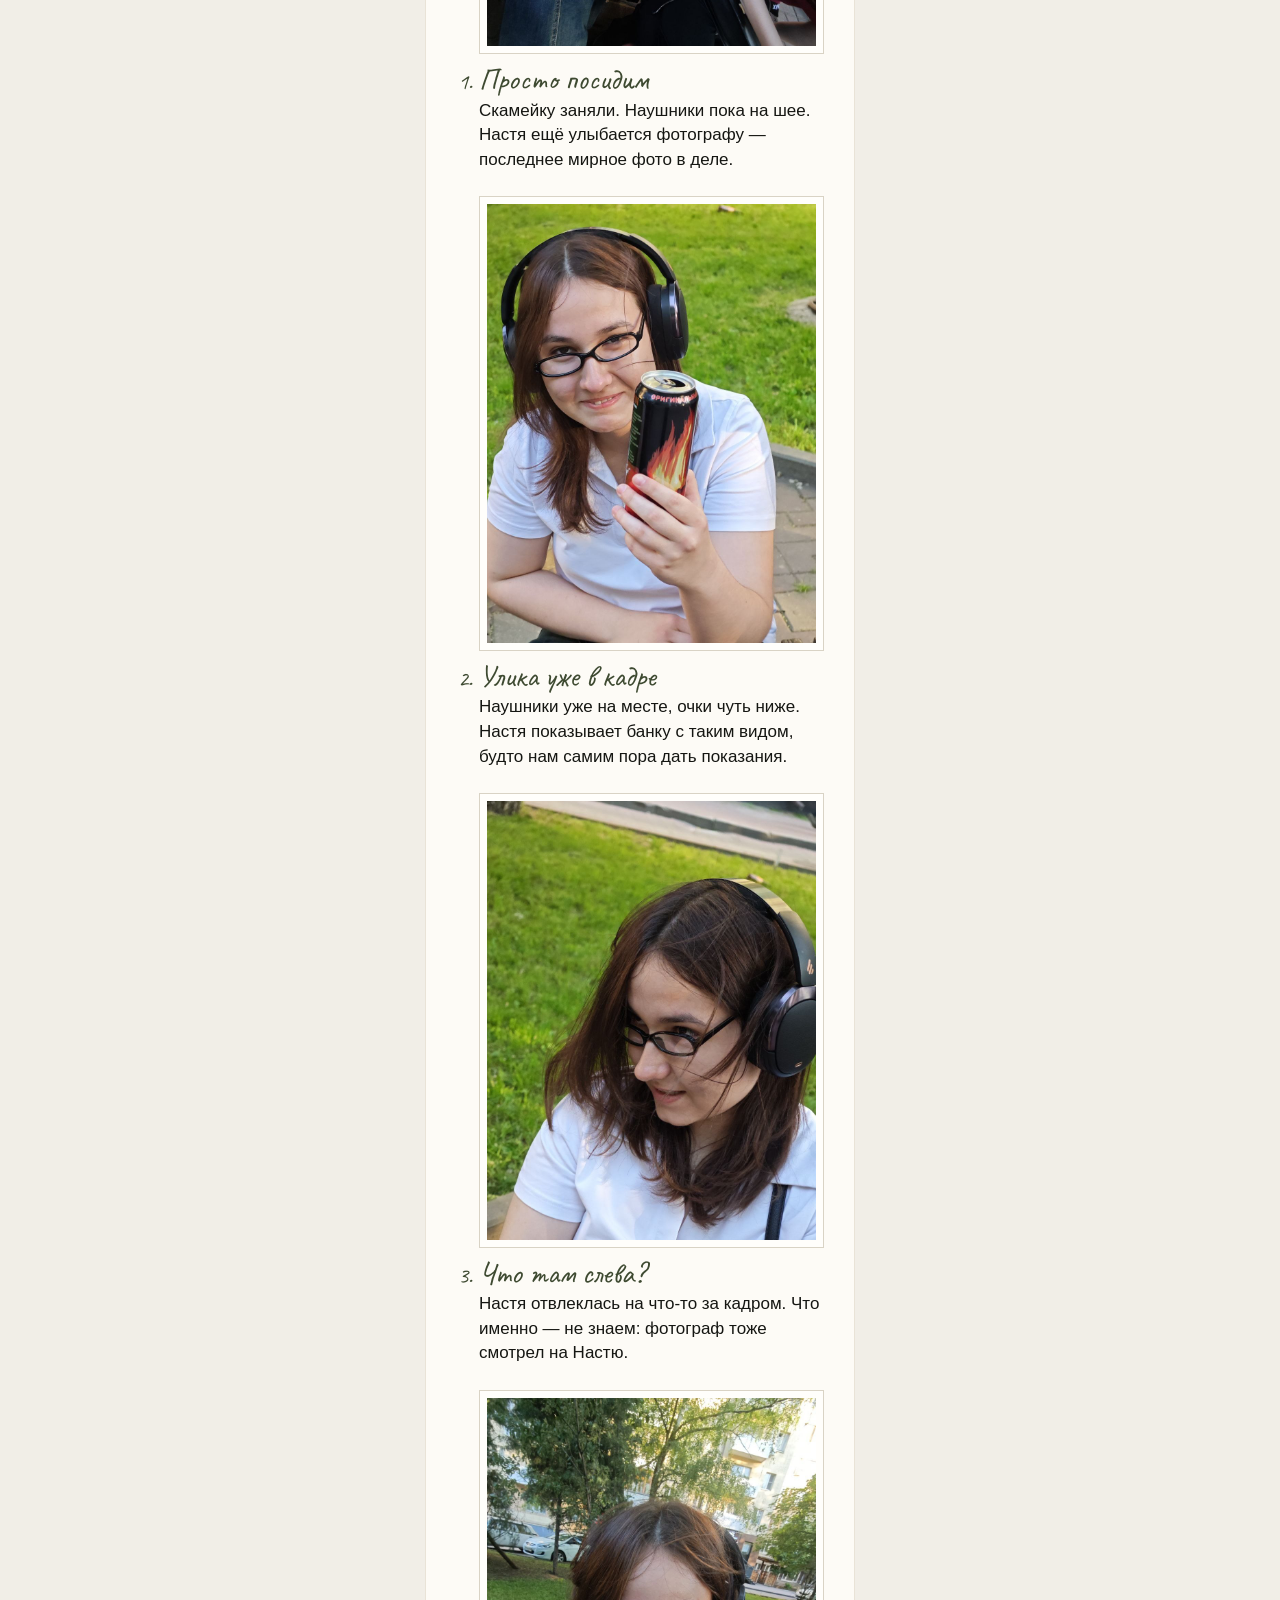
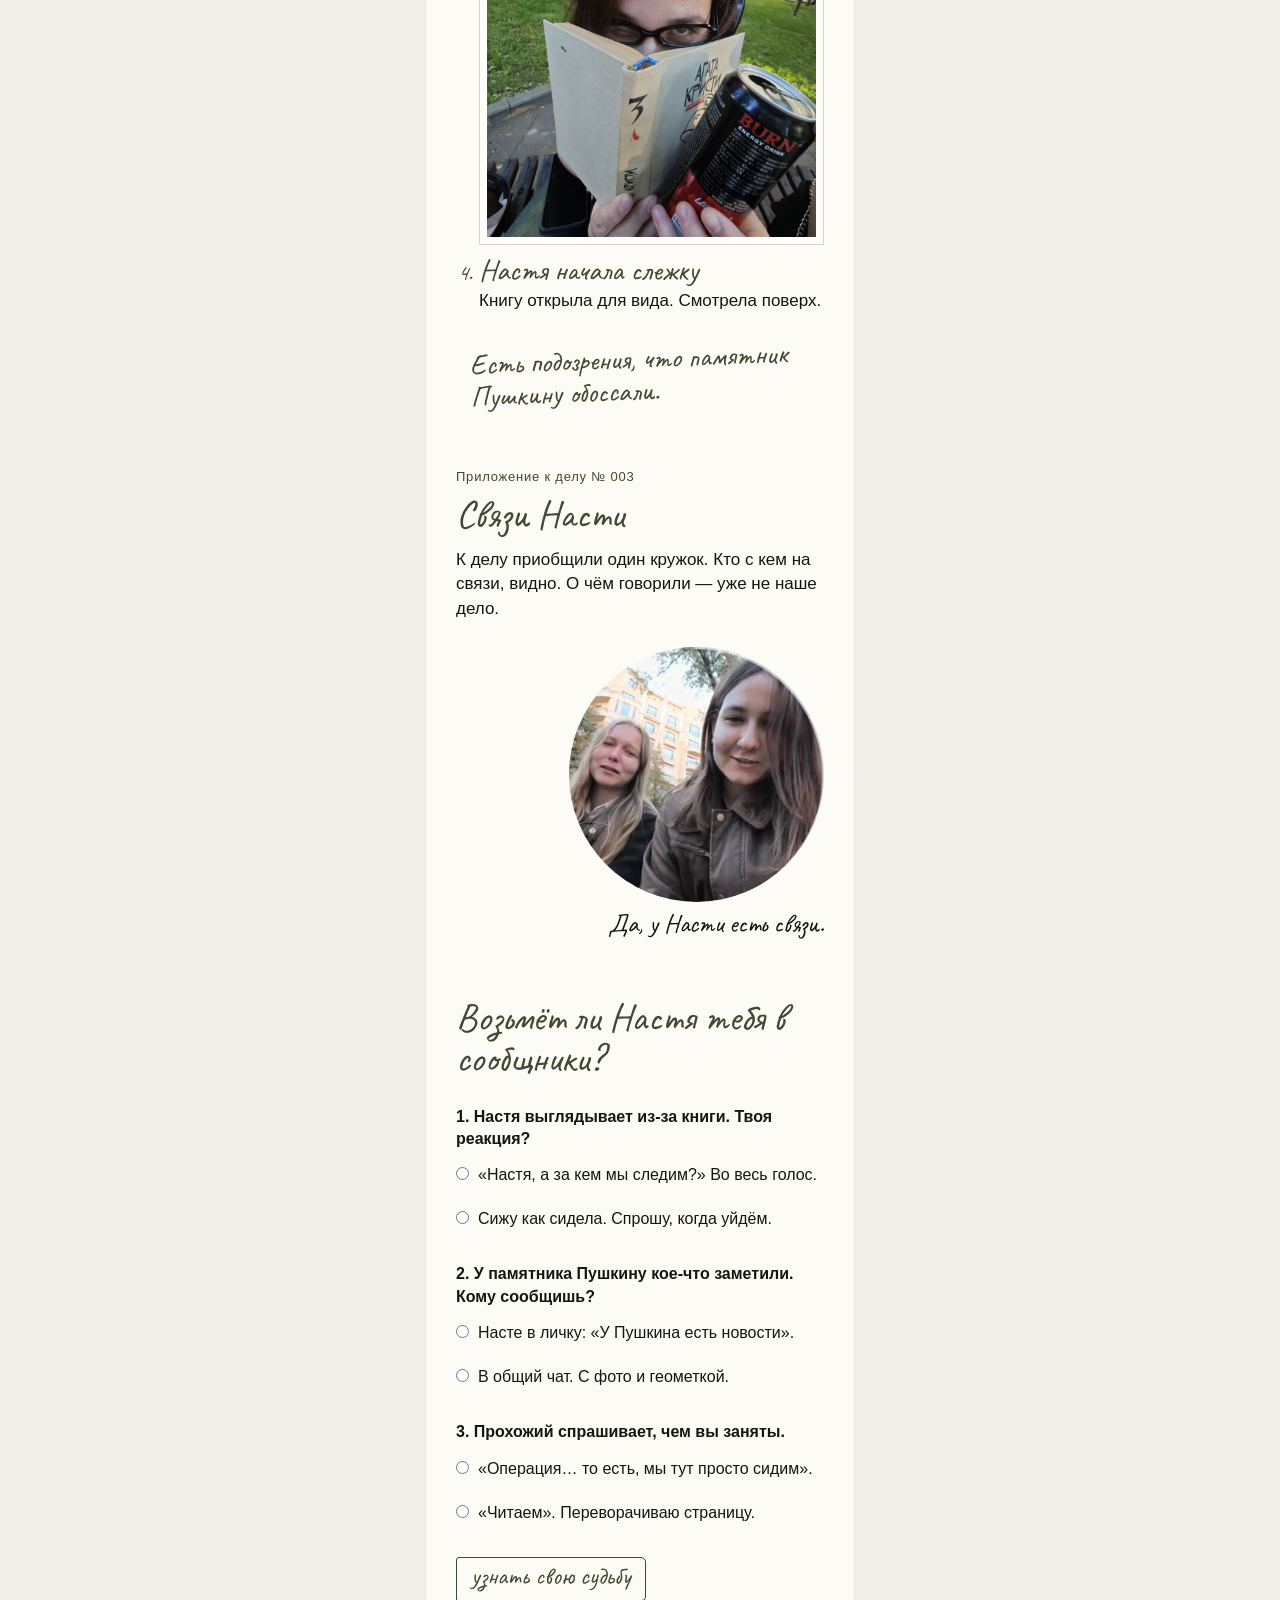
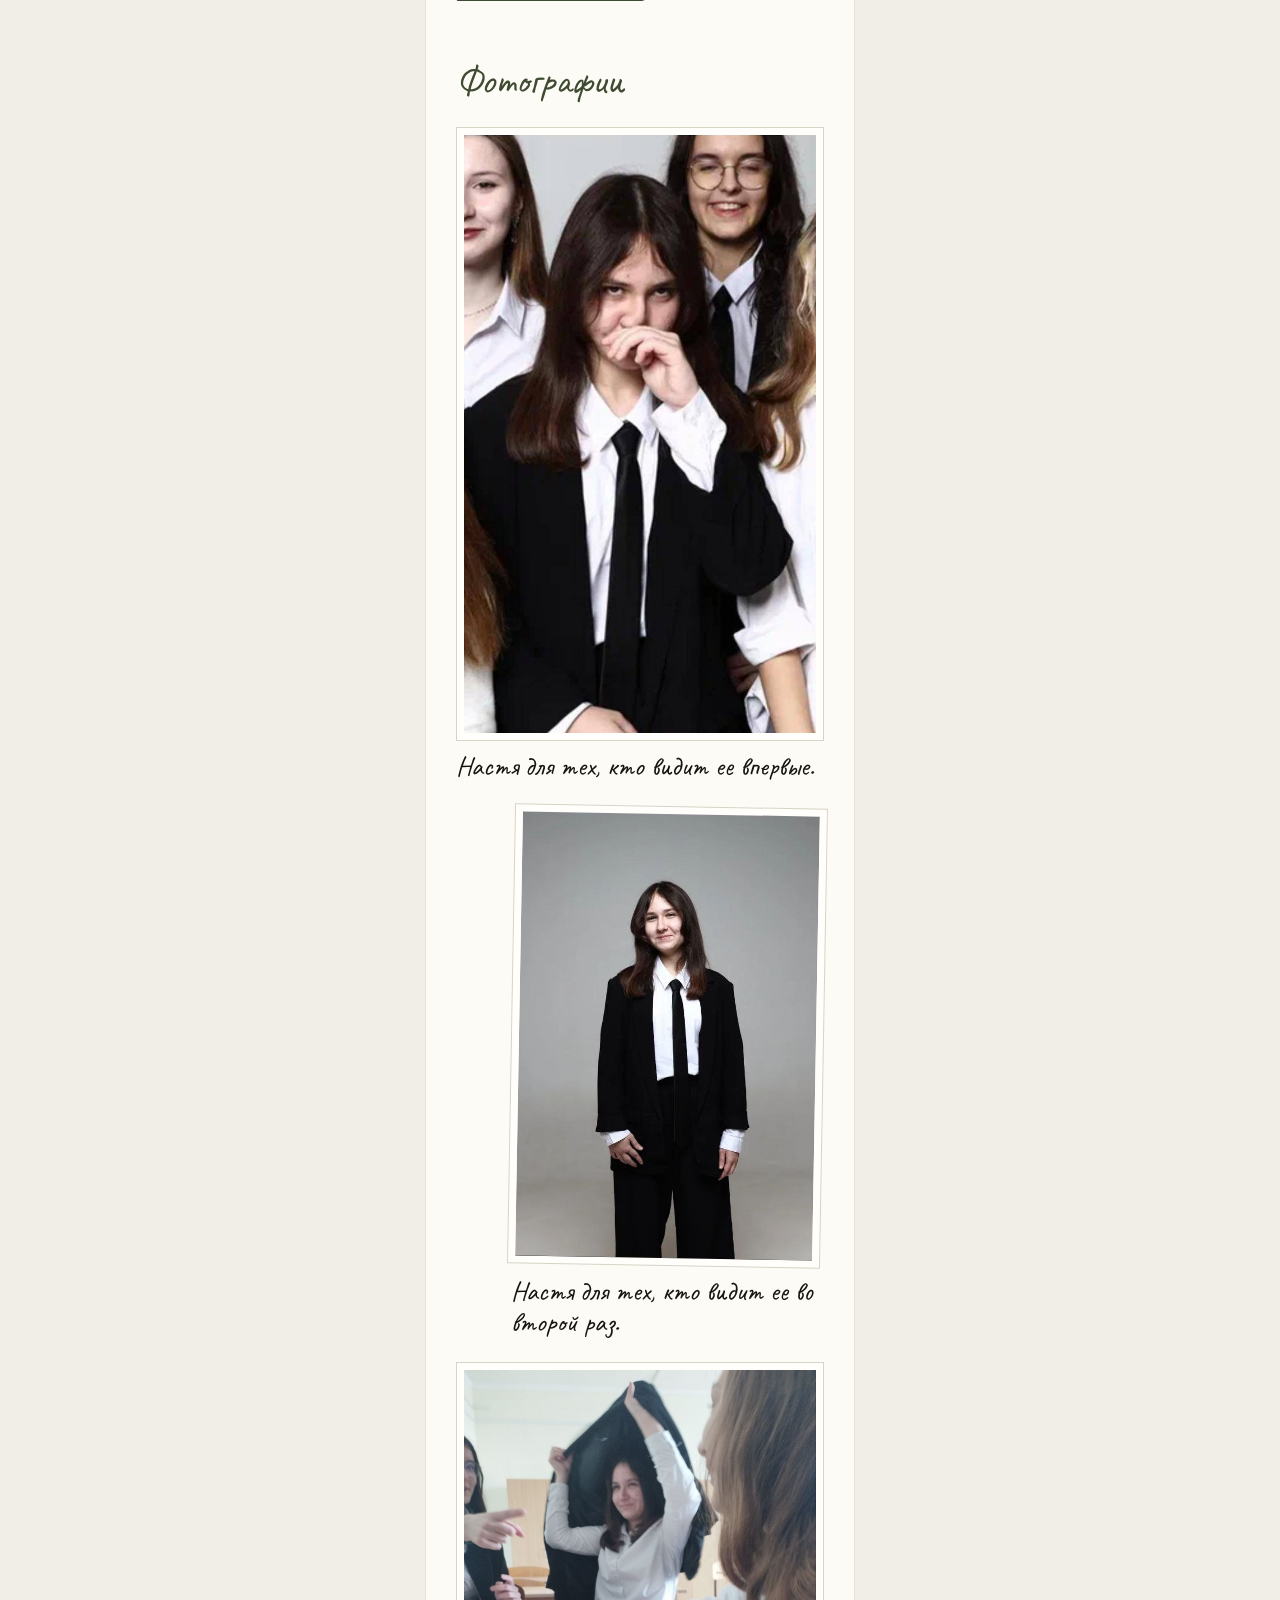
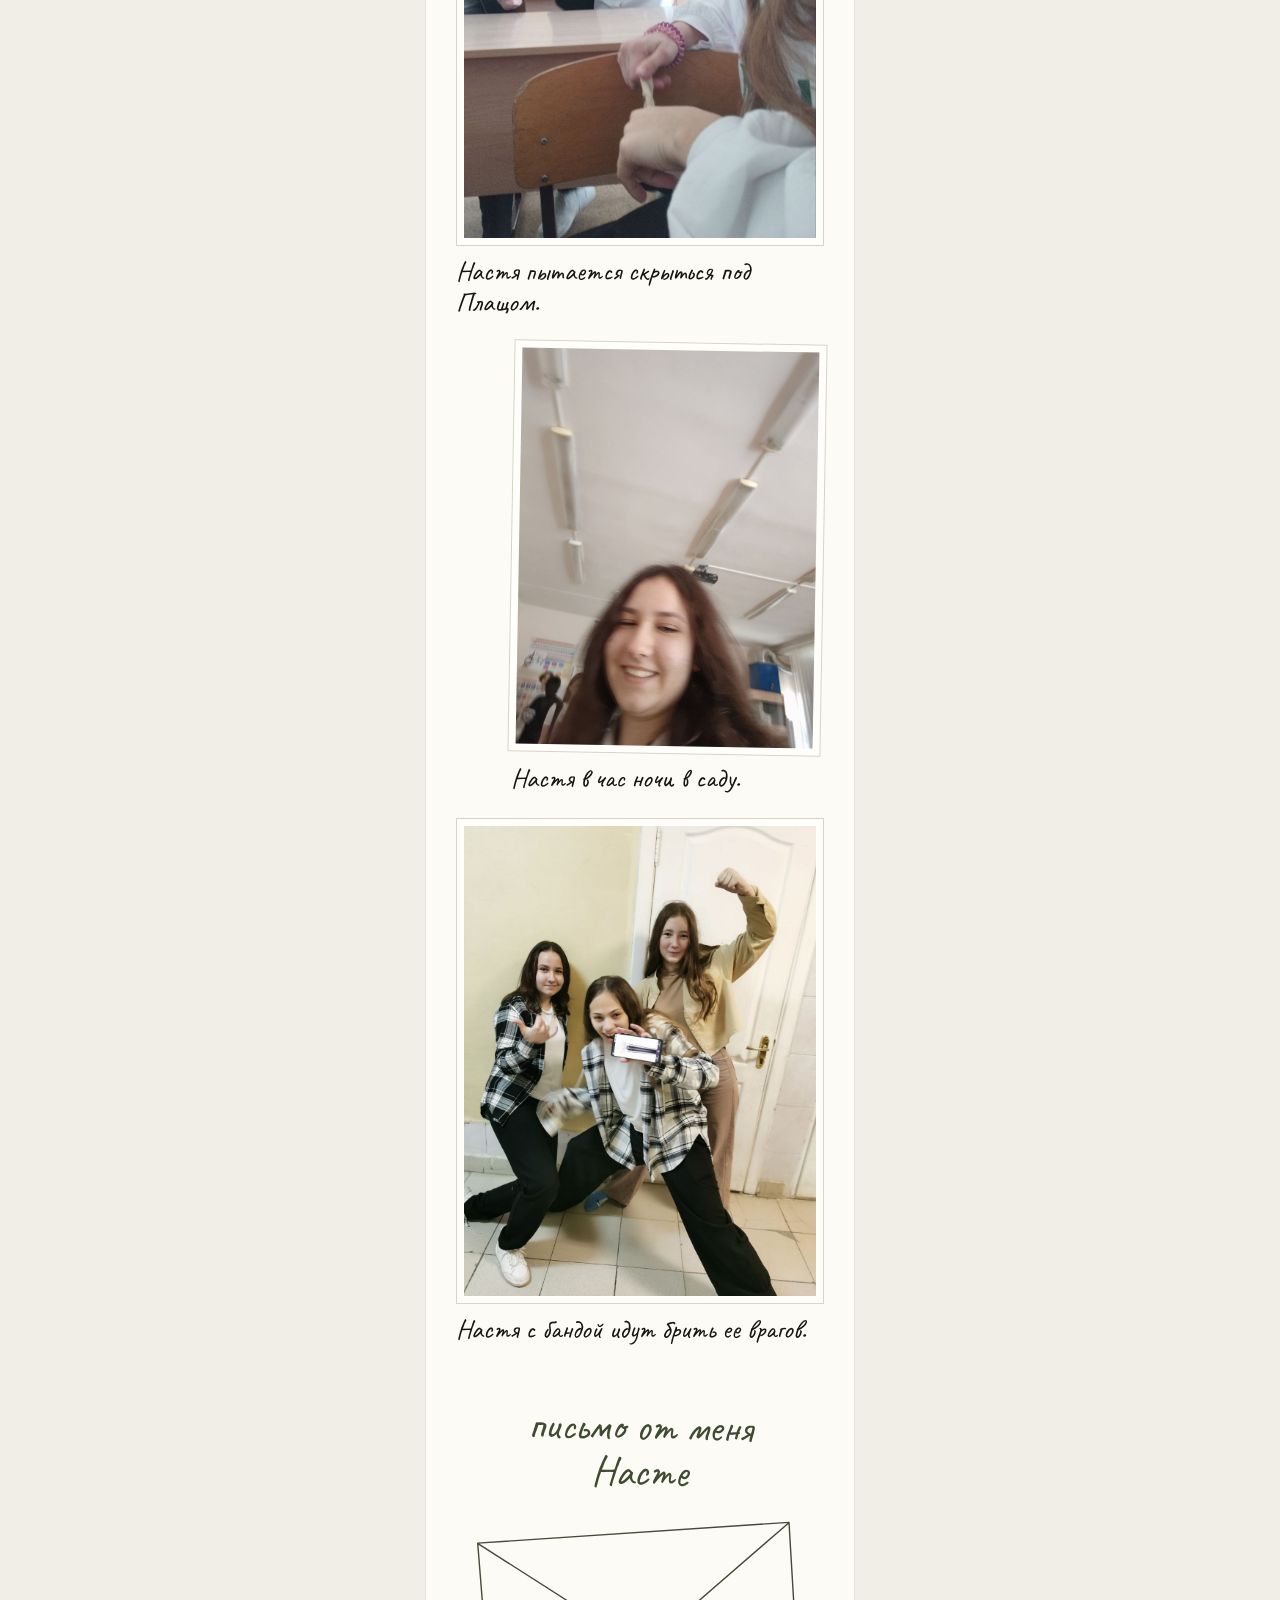
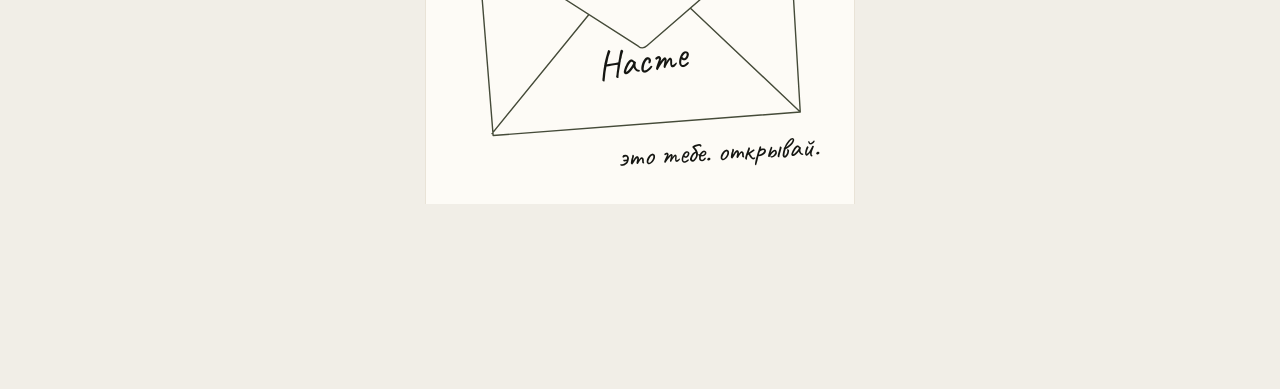
<file: friends/nastya/index.html>
<!doctype html>
<html lang="ru">
<head>
  <meta charset="utf-8">
  <meta name="viewport" content="width=device-width, initial-scale=1">
  <meta name="robots" content="noindex, nofollow">
  <meta name="theme-color" content="#fdfdfb">
  <title>Настя — Воздуханки</title>
  <link rel="stylesheet" href="../../main/styles.css">
  <link rel="stylesheet" href="../../shared/music.css">
  <link rel="stylesheet" href="styles.css?v=nastya-captions-1">
  <script defer src="content.js?v=nastya-captions-1"></script>
  <script defer src="app.js?v=nastya-captions-1"></script>
  <script defer src="../../shared/audio-config.js"></script>
  <script defer src="../../shared/music.js" data-page="nastya"></script>

  <link rel="stylesheet" href="../../shared/letter.css?v=1">
  <script defer src="../../shared/letter.js?v=1"></script>

<link rel="stylesheet" href="../../shared/design-variant.css">
</head>
<body>
  <main class="nastya-page">
    <a class="back" href="../../">← к Воздуханкам</a>
    <h1 class="hand">Настя</h1>
    <figure class="nastya-hero" id="nastya-fishing"></figure>

    <section class="nastya-contents" id="contents" aria-labelledby="contents-title">
      <h2 class="hand" id="contents-title">что тут вообще есть</h2>
      <nav aria-label="Разделы страницы Насти">
        <a href="#story">Операция «Скамейка»</a>
        <a href="#connections">Связи Насти</a>
        <a href="#field-test">Тест для напарницы</a>
        <a href="#gallery">Фотографии</a>
        <a href="#letter">Письмо</a>
      </nav>
    </section>

    <section class="nastya-chapter" id="story" aria-labelledby="story-title">
      <p class="case-number">Дело № 003</p>
      <h2 class="hand" id="story-title">Операция «Скамейка»</h2>
      <p class="case-intro">По документам — вышли посидеть.</p>
      <ol class="nastya-photos" id="story-photos"></ol>
      <p class="hand case-verdict">Есть подозрения, что памятник Пушкину обоссали.</p>
    </section>

    <section class="nastya-chapter" id="connections" aria-labelledby="connections-title">
      <p class="case-number">Приложение к делу № 003</p>
      <h2 class="hand" id="connections-title">Связи Насти</h2>
      <p class="case-intro">К делу приобщили один кружок. Кто с кем на связи, видно. О чём говорили — уже не наше дело.</p>
      <figure class="case-contact" id="connections-photo">
        <figcaption class="hand">Да, у Насти есть связи.</figcaption>
      </figure>
    </section>

    <section class="nastya-chapter" id="field-test" aria-labelledby="field-test-title">
      <h2 class="hand" id="field-test-title">Возьмёт ли Настя тебя в сообщники?</h2>
      <form class="field-quiz" id="field-quiz">
        <fieldset>
          <legend>1. Настя выглядывает из-за книги. Твоя реакция?</legend>
          <label><input type="radio" name="look" value="exposed" required> «Настя, а за кем мы следим?» Во весь голос.</label>
          <label><input type="radio" name="look" value="discreet"> Сижу как сидела. Спрошу, когда уйдём.</label>
        </fieldset>
        <fieldset>
          <legend>2. У памятника Пушкину кое-что заметили. Кому сообщишь?</legend>
          <label><input type="radio" name="report" value="discreet" required> Насте в личку: «У Пушкина есть новости».</label>
          <label><input type="radio" name="report" value="exposed"> В общий чат. С фото и геометкой.</label>
        </fieldset>
        <fieldset>
          <legend>3. Прохожий спрашивает, чем вы заняты.</legend>
          <label><input type="radio" name="alibi" value="exposed" required> «Операция… то есть, мы тут просто сидим».</label>
          <label><input type="radio" name="alibi" value="discreet"> «Читаем». Переворачиваю страницу.</label>
        </fieldset>
        <button class="hand field-quiz-submit" type="submit">узнать свою судьбу</button>
        <p class="hand field-quiz-result" id="field-quiz-result" tabindex="-1" hidden></p>
      </form>
    </section>

    <section class="nastya-chapter" id="gallery" aria-labelledby="gallery-title">
      <h2 class="hand" id="gallery-title">Фотографии</h2>
      <div class="nastya-photos" id="gallery-photos"></div>
    </section>

  <section class="nastya-chapter friend-letter" id="letter" aria-labelledby="letter-title">
    <h2 class="hand" id="letter-title">письмо от меня<br>Насте</h2>
    <button class="letter-envelope" id="letter-button" type="button" aria-haspopup="dialog" aria-controls="letter-dialog" aria-label="Открыть письмо Насте">
      <svg viewBox="0 0 320 200" aria-hidden="true">
        <path d="M4 4L316 5L314 195L6 197ZM5 5L157 118Q161 122 166 118L315 6M5 195L110 83M314 195L212 84"/>
      </svg>
      <span class="hand letter-recipient">Насте</span>
    </button>
    <p class="hand letter-open-note">это тебе. открывай.</p>
  </section>
  </main>

  <dialog id="photo-dialog" aria-label="Фотография Насти">
    <button type="button" class="photo-close" aria-label="Закрыть фотографию">×</button>
    <div id="large-photo-frame"><img id="large-photo" alt=""></div>
  </dialog>

  <dialog class="friend-letter-dialog" id="letter-dialog" aria-labelledby="letter-heading">
    <button type="button" aria-label="Закрыть письмо">×</button>
    <h2 class="hand" id="letter-heading">Дорогая Настя!</h2>
    <div class="hand friend-letter-text" id="letter-content">
      <p>С тобой даже просто посидеть на скамейке — уже история, которой потом посвящаешь целый раздел сайта. И мне очень нравится, что у нас есть такие моменты.</p>
      <p>Желаю тебе найти то, чем тебе будет в радость заниматься, и добиться в этом всего, чего ты сама захочешь. Я правда в тебя верю. А если вдруг захочется просто посидеть и поболтать, я с радостью займу место рядом. Люблю тебя.</p>
    </div>
  </dialog>
</body>
</html>
</file>
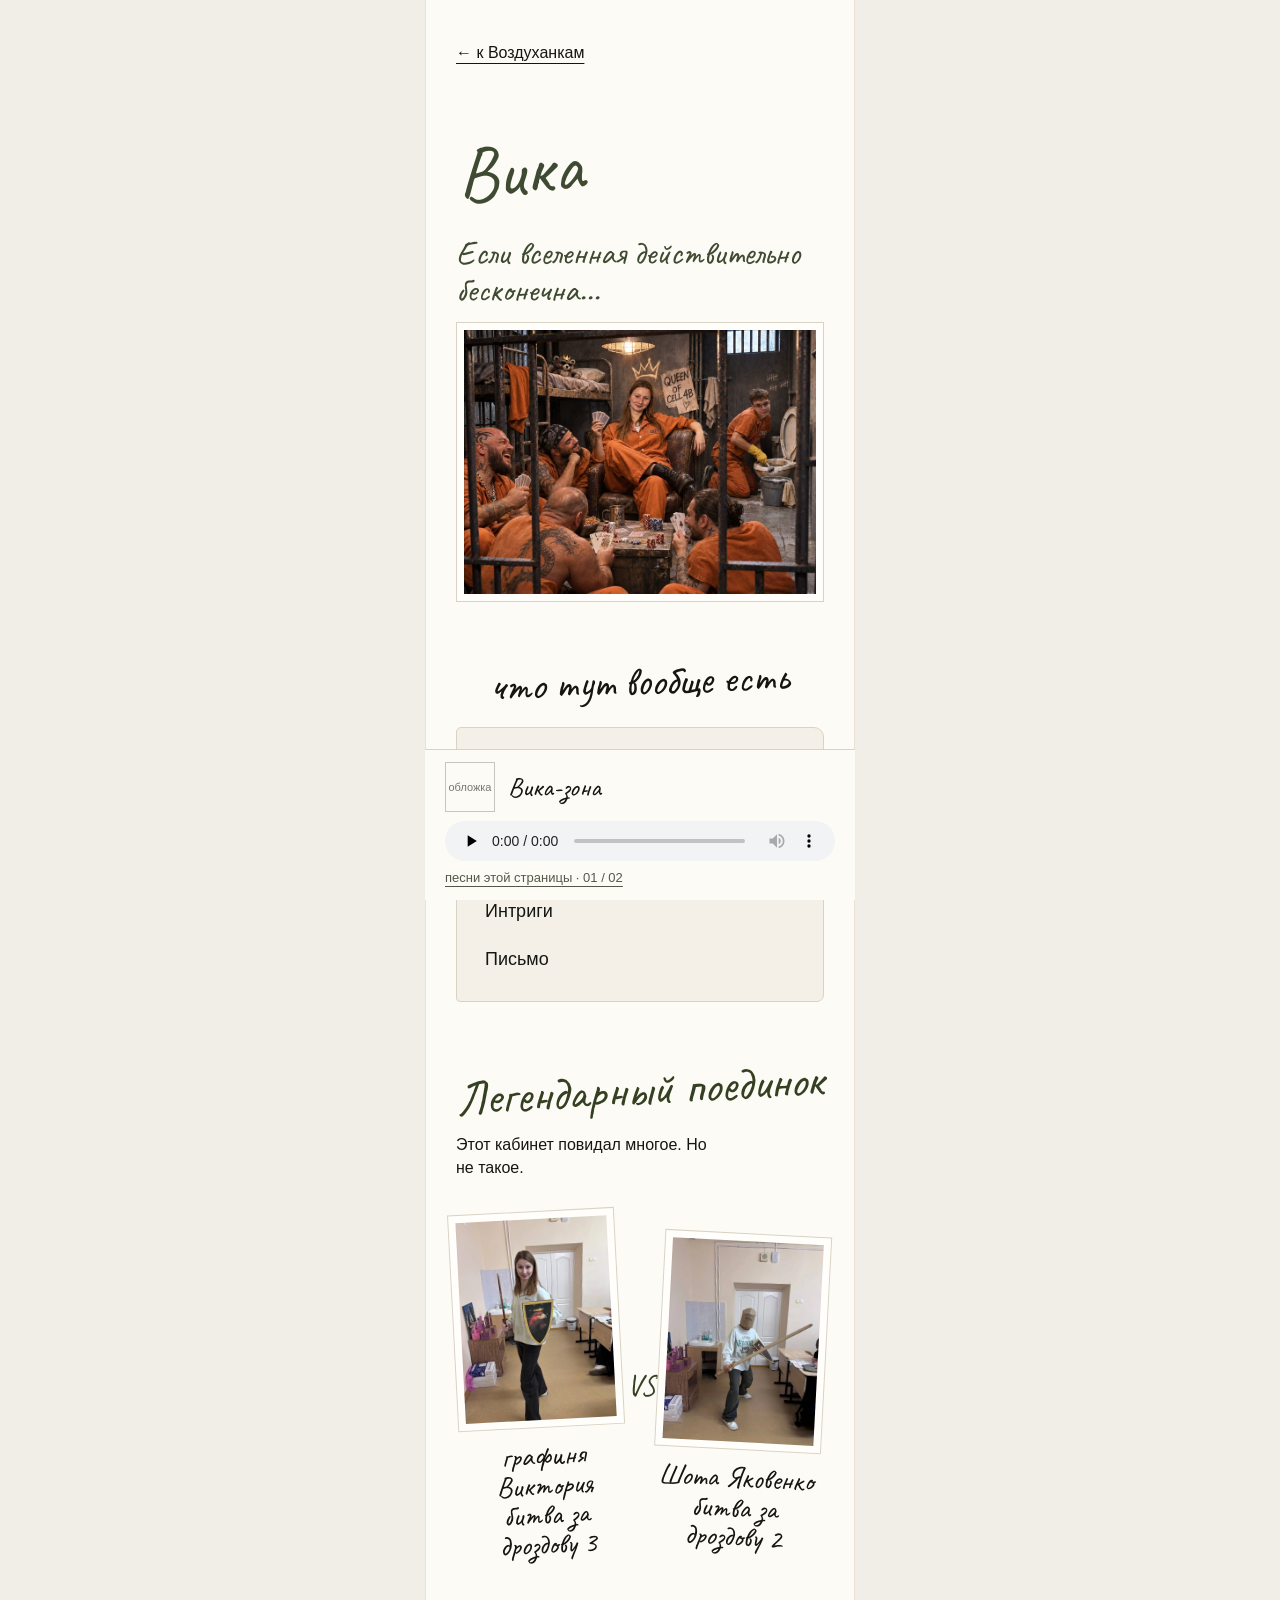
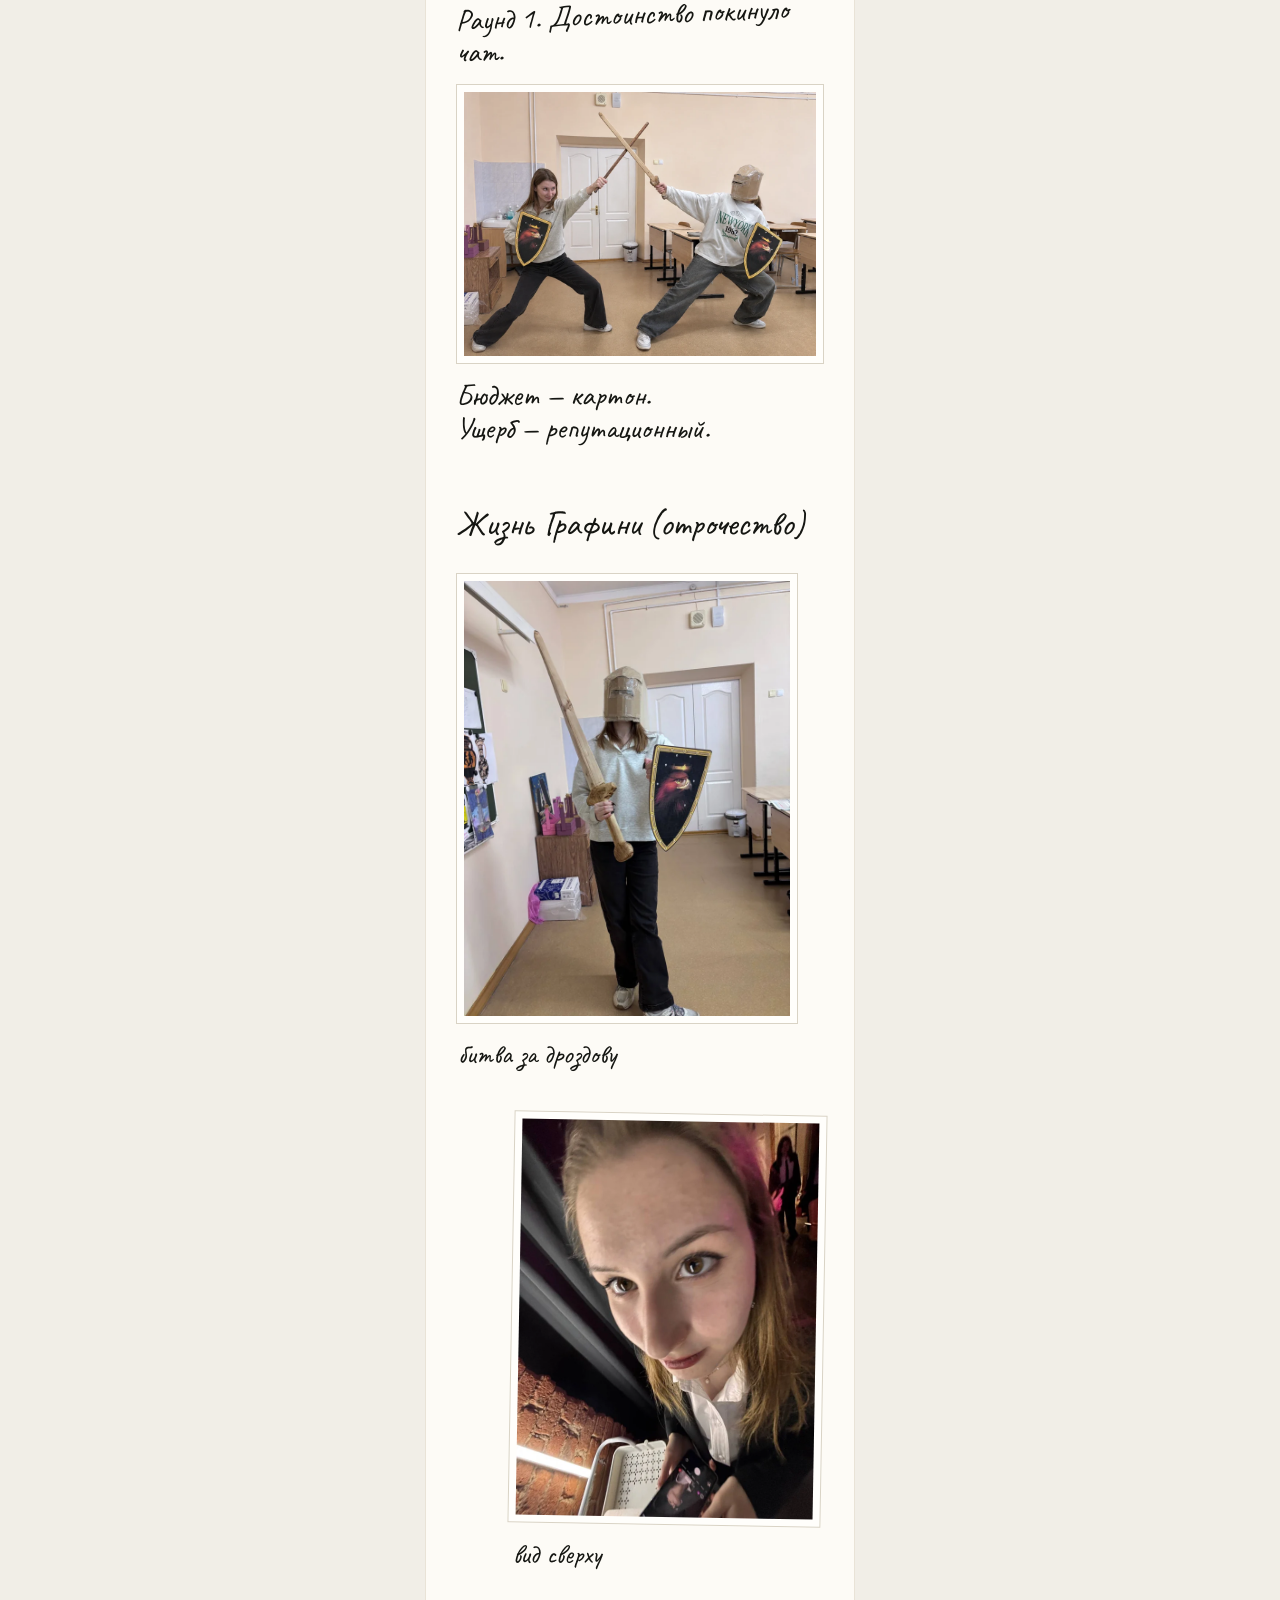
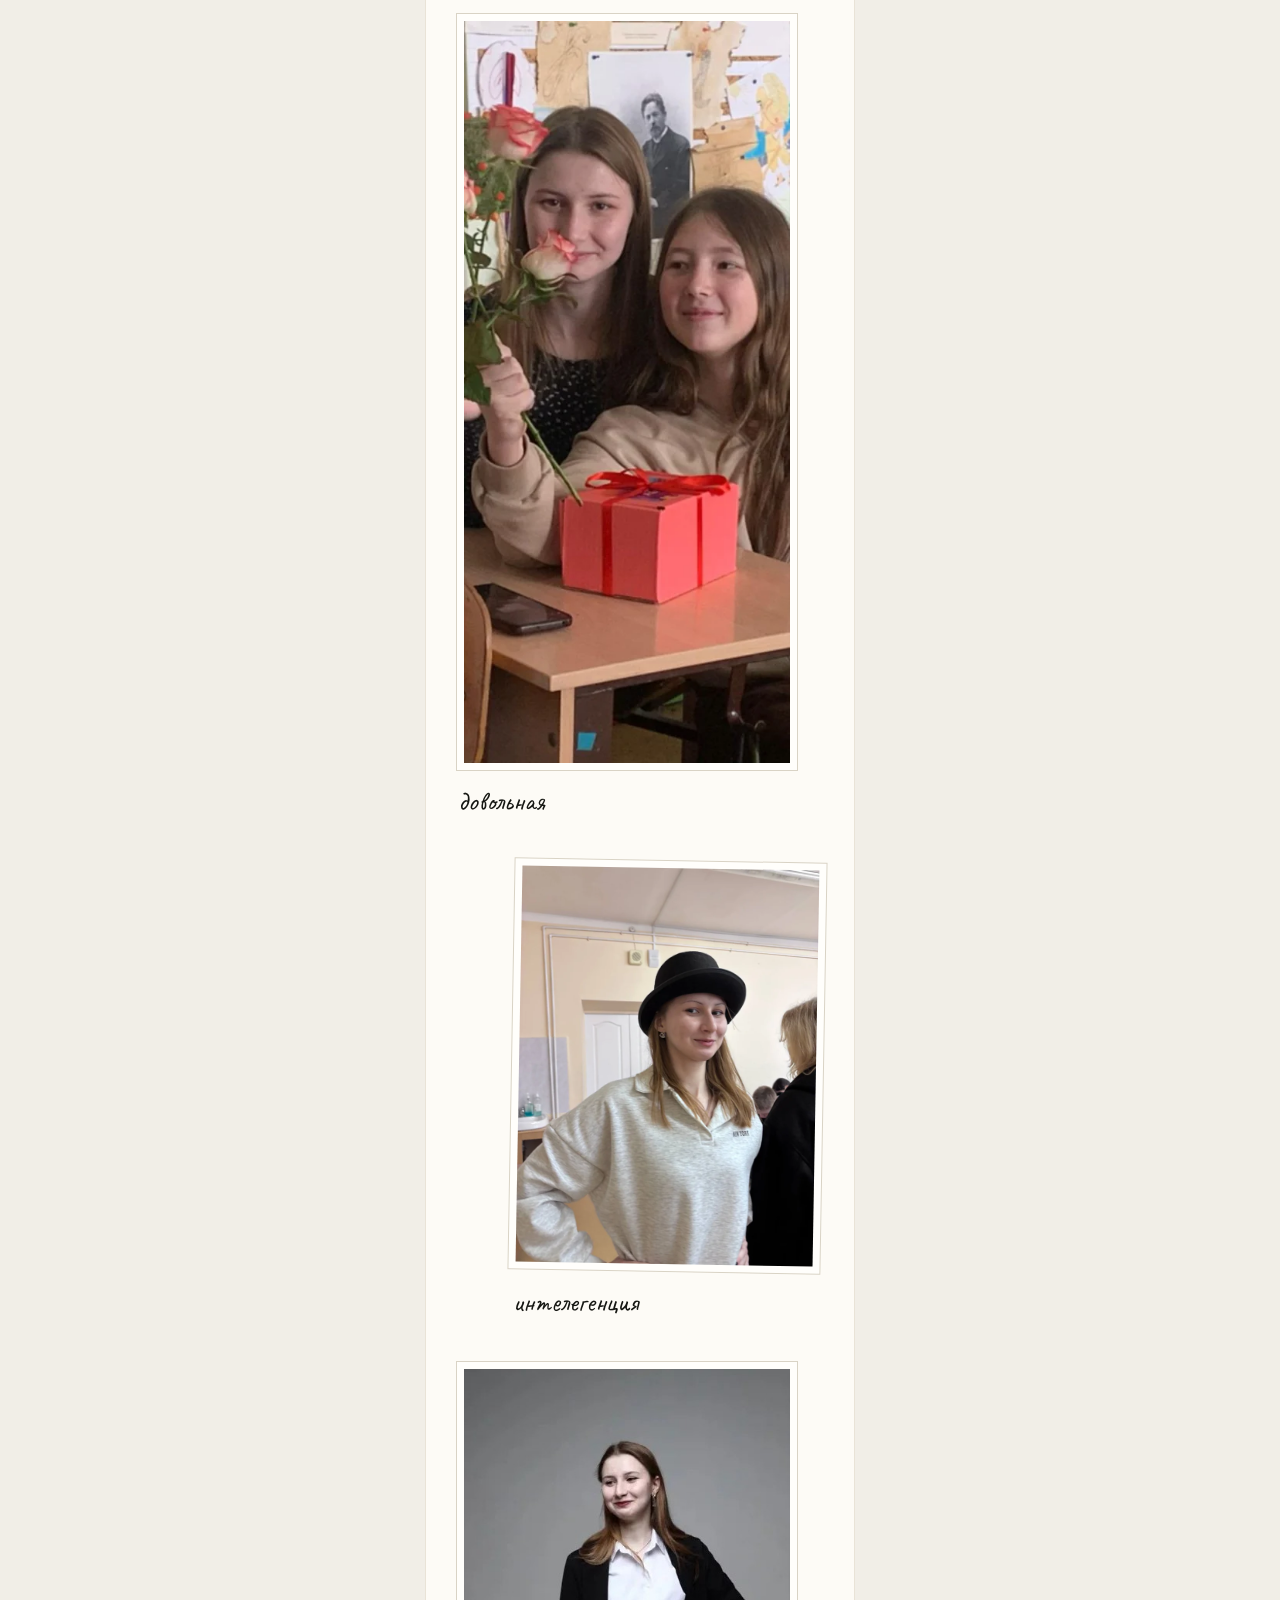
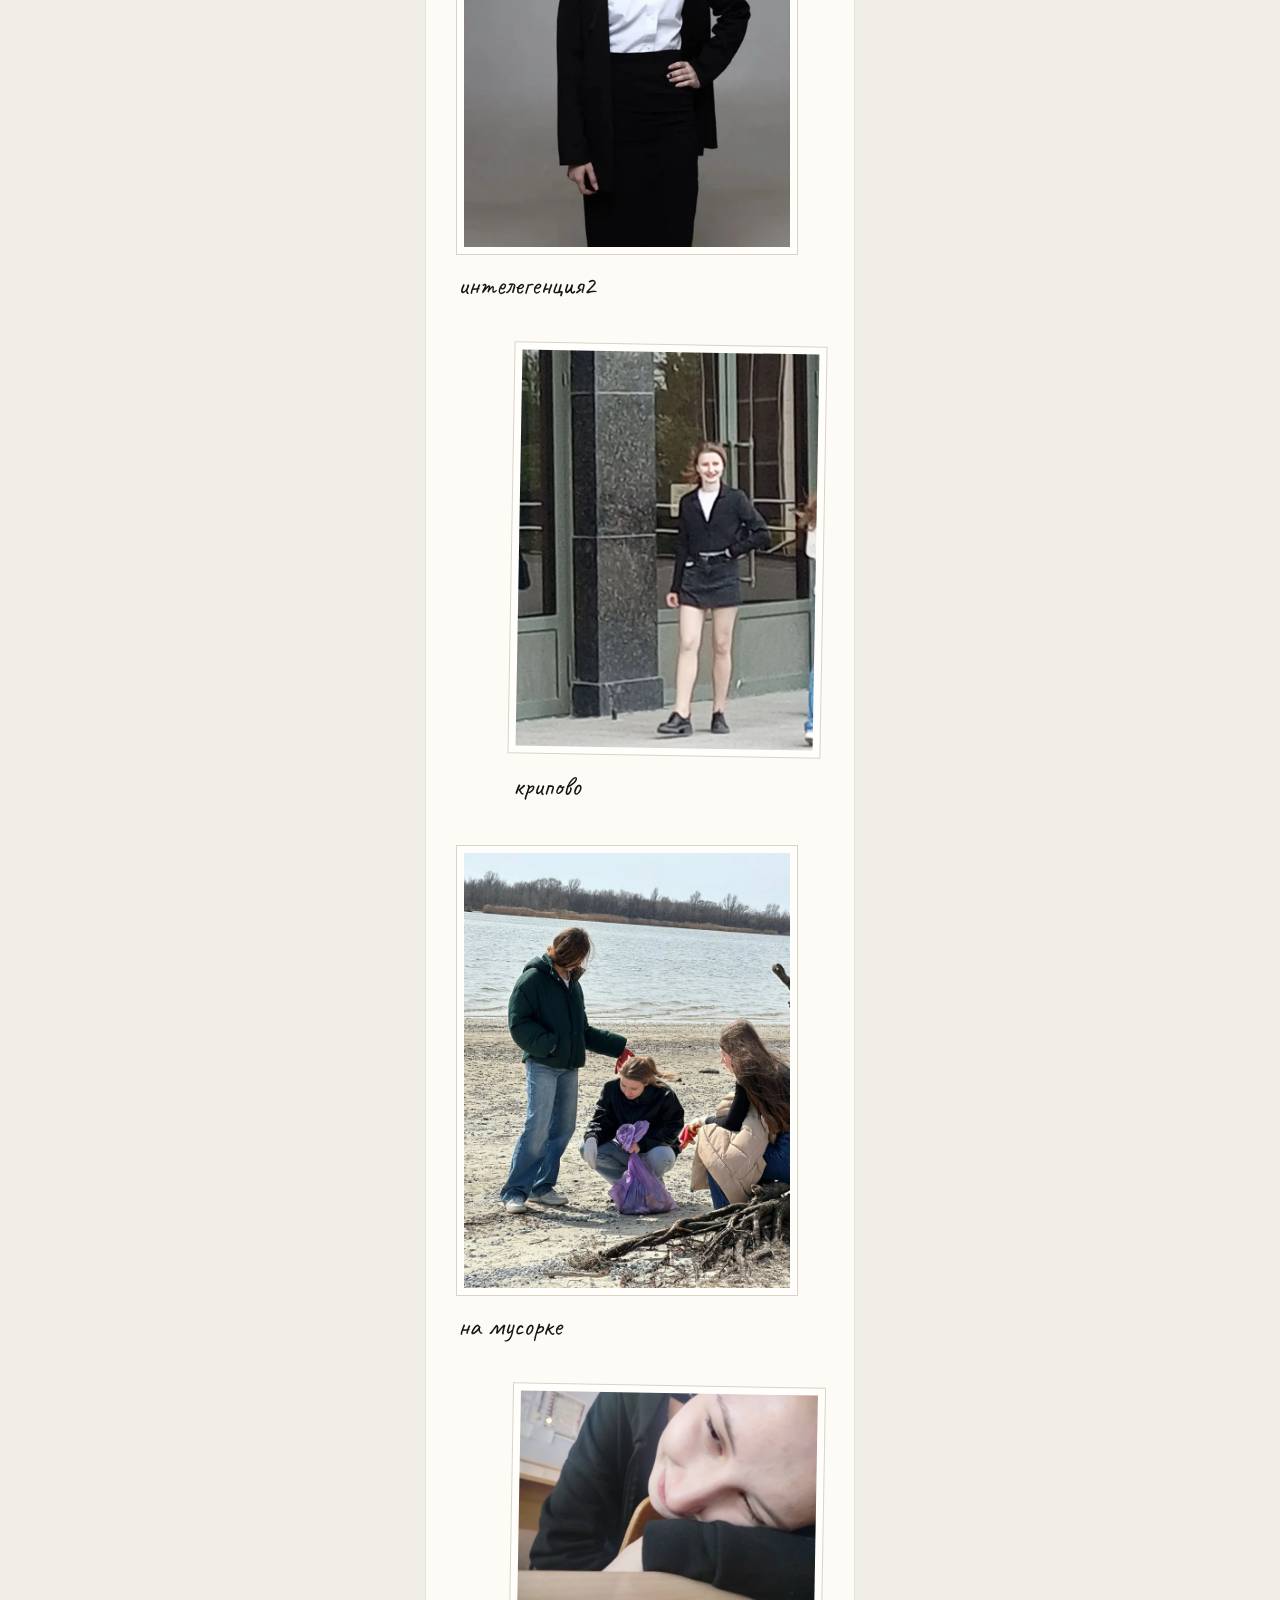
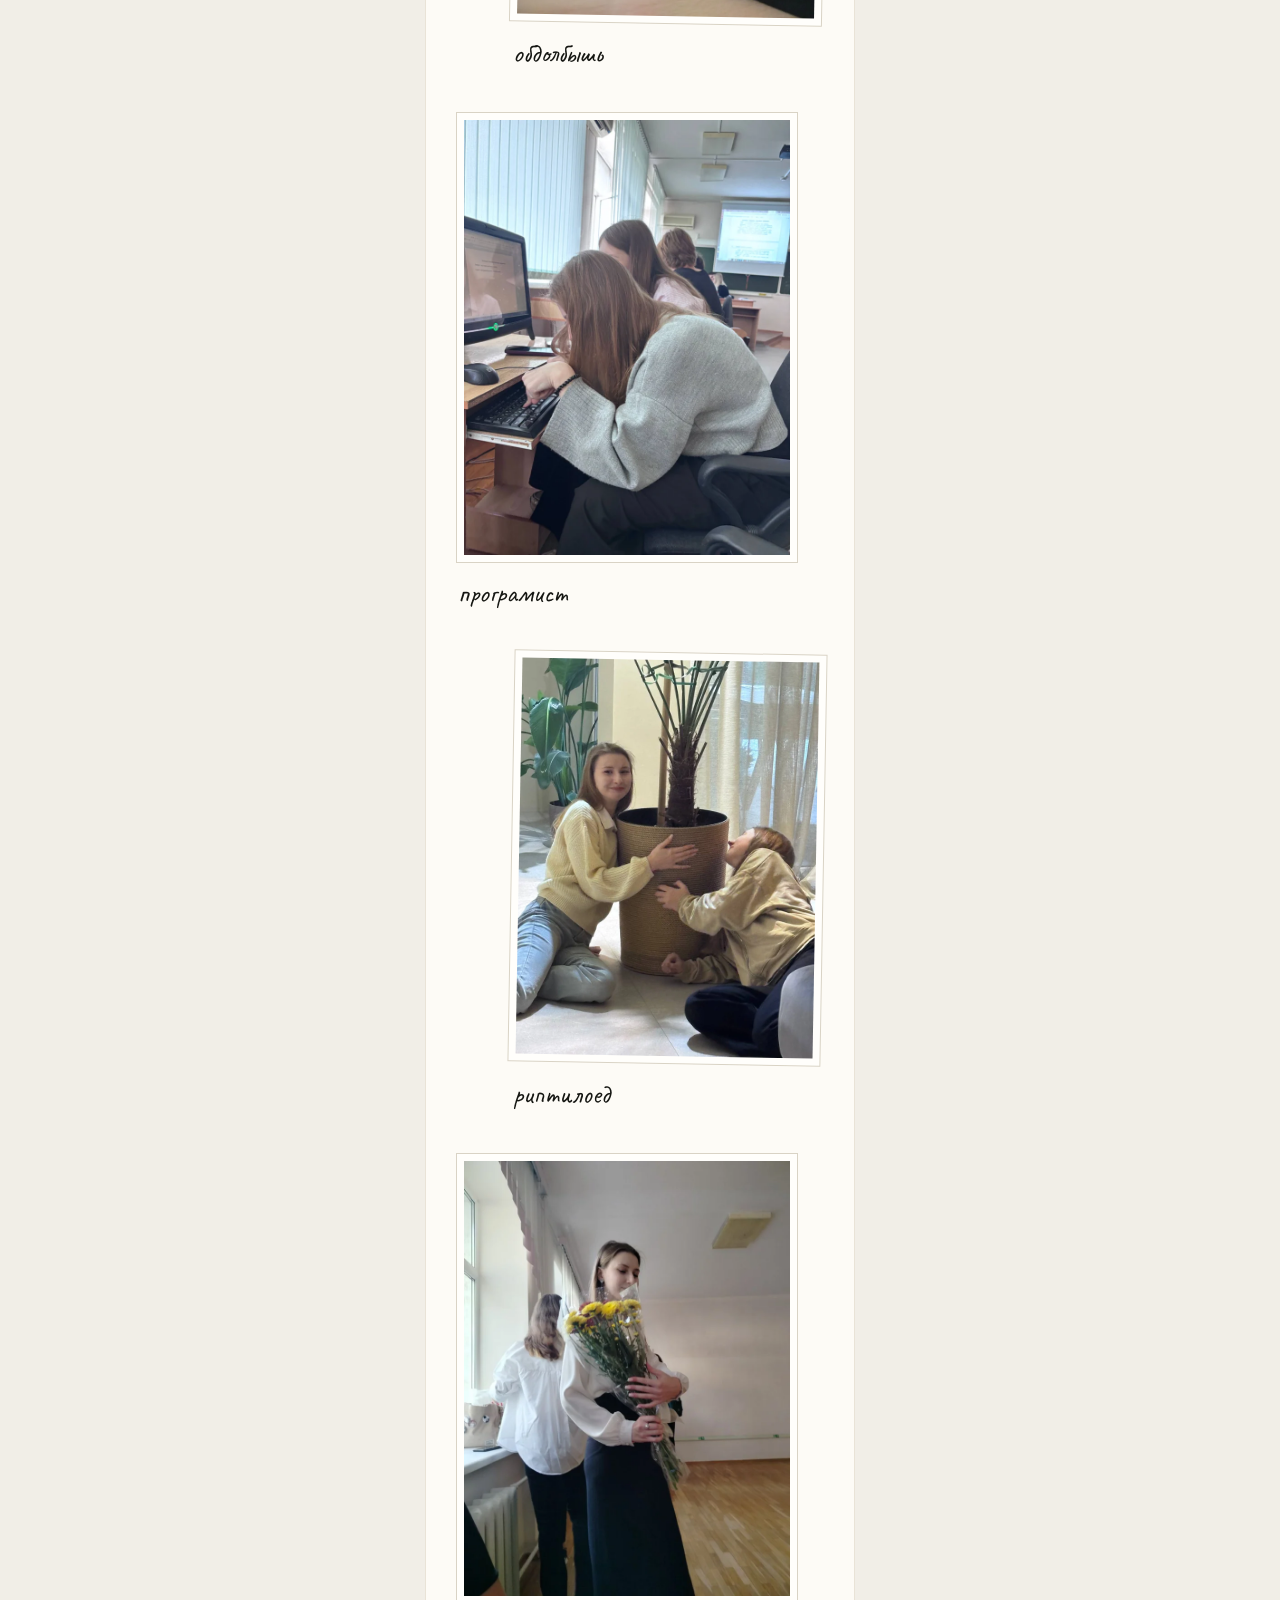
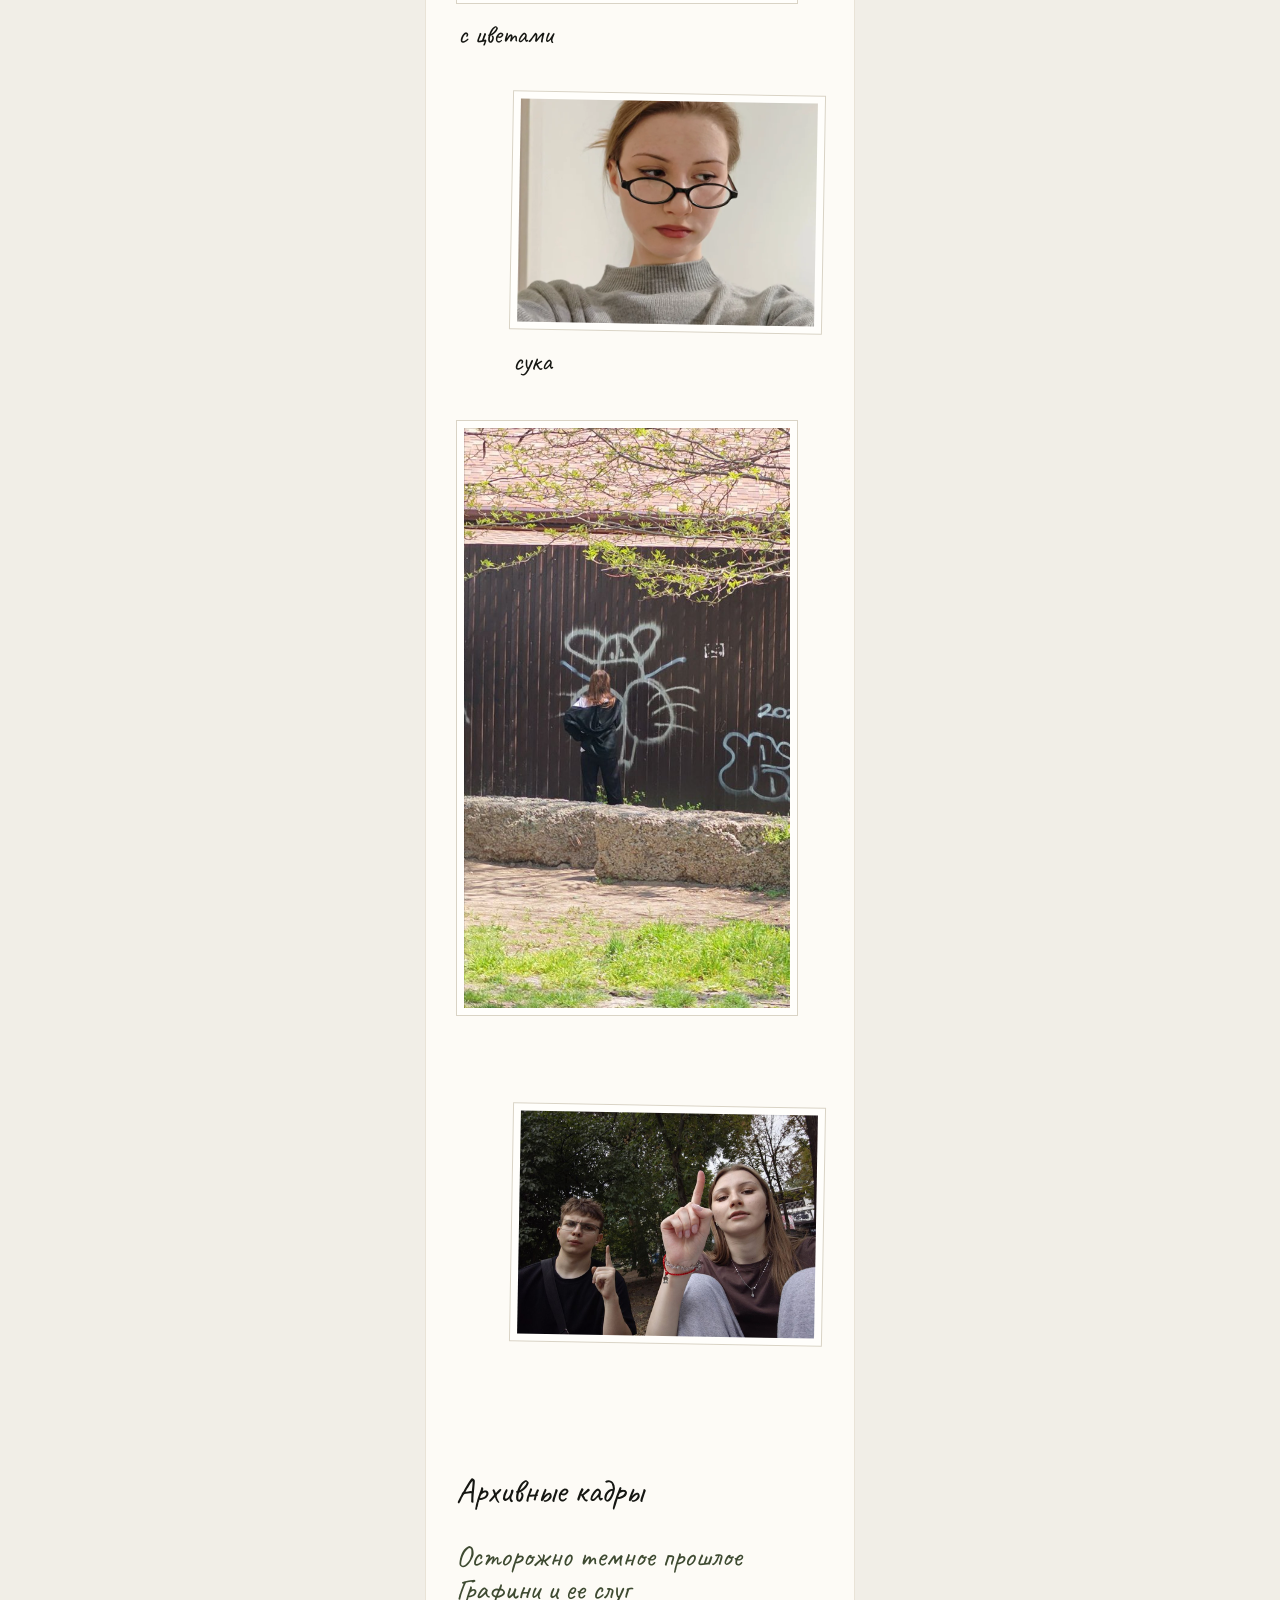
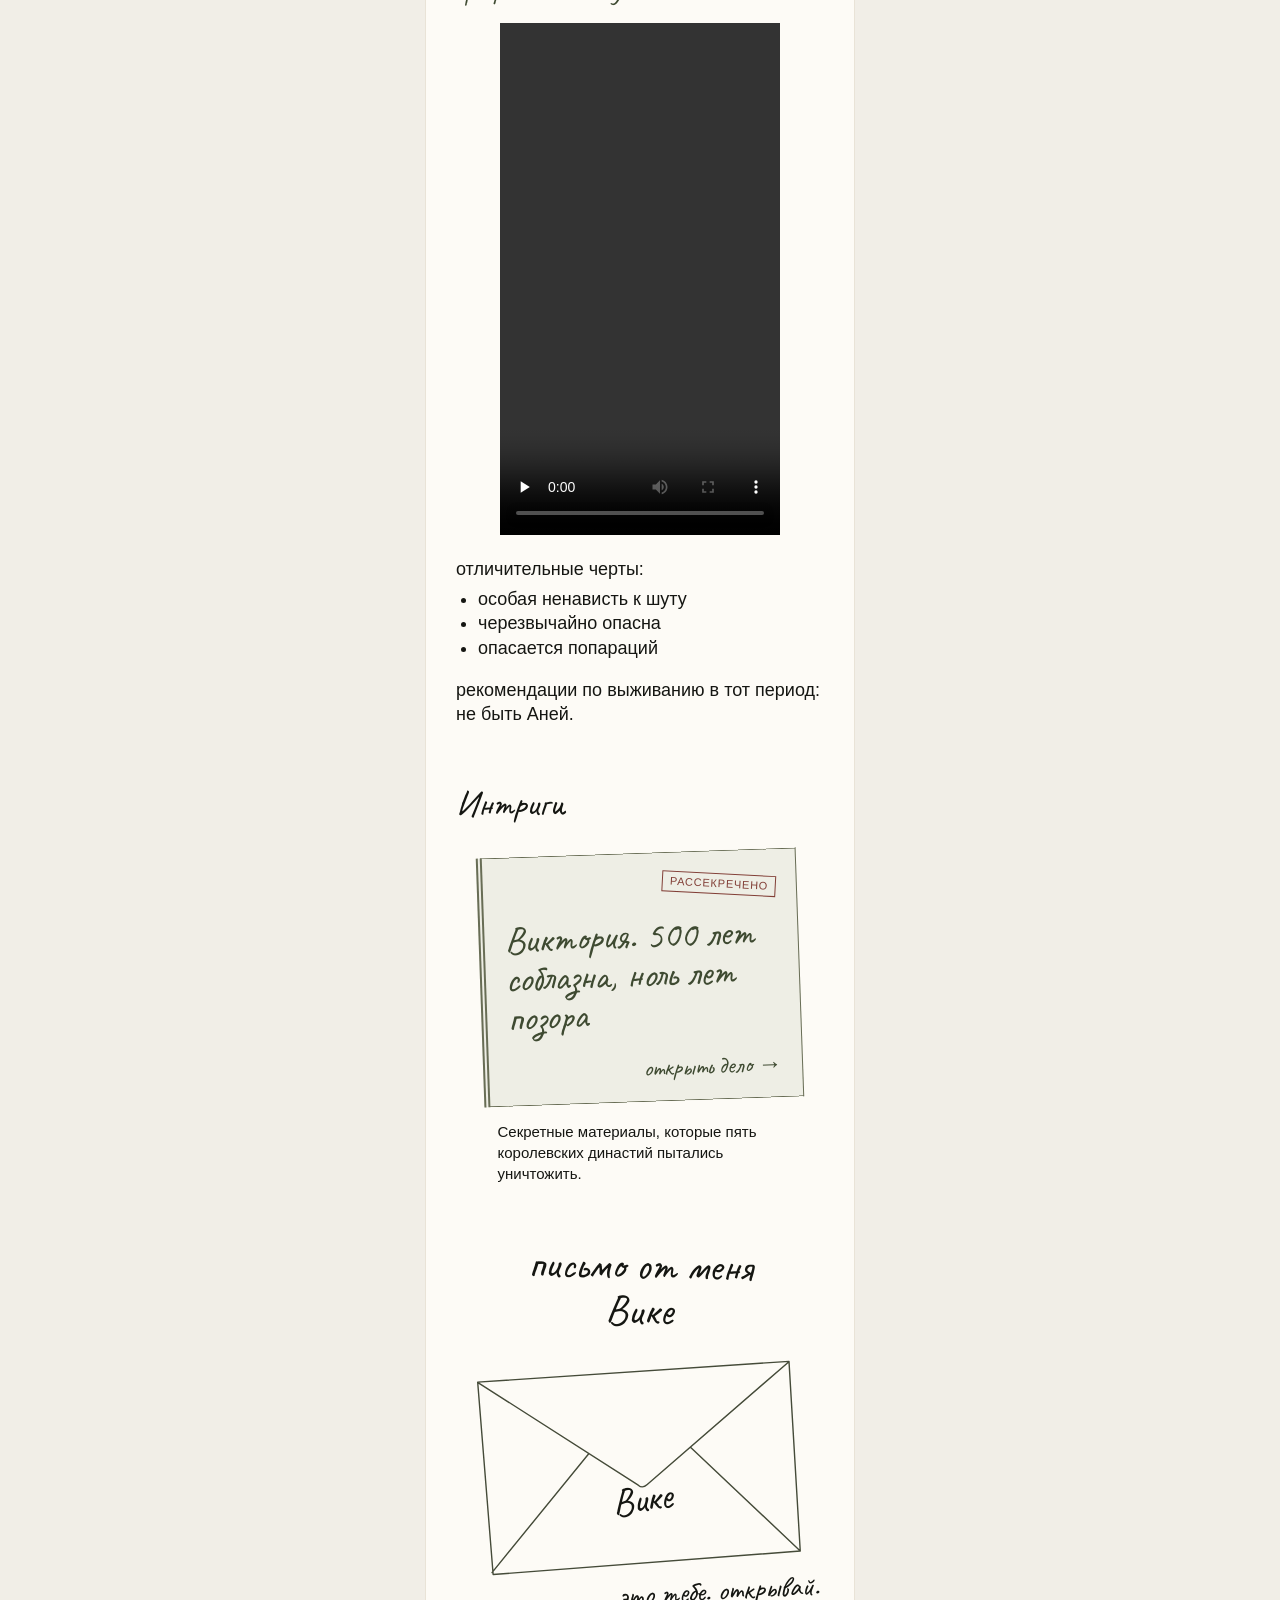
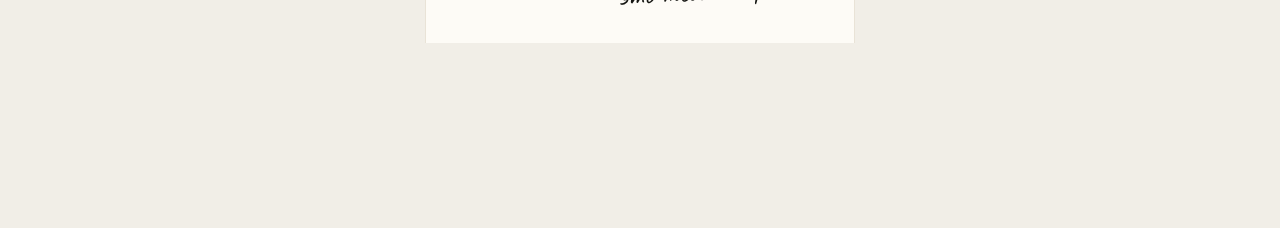
<file: friends/vika/index.html>
<!doctype html>
<html lang="ru"><head><meta charset="utf-8"><meta name="viewport" content="width=device-width, initial-scale=1"><meta name="robots" content="noindex, nofollow"><meta name="theme-color" content="#fdfdfb"><title>Вика — Воздуханки</title><link rel="stylesheet" href="../../main/styles.css"><link rel="stylesheet" href="../../shared/music.css"><script defer src="../../shared/audio-config.js"></script><script defer src="../../shared/music.js" data-page="vika"></script><link rel="stylesheet" href="styles.css?v=vika-intrigue-1"><script defer src="content.js?v=vika-photo-additions-1"></script><script defer src="app.js?v=vika-contents-1"></script><script defer src="intrigue-content.js?v=1"></script><script defer src="intrigue.js?v=1"></script>
  <link rel="stylesheet" href="../../shared/letter.css?v=1">
  <script defer src="../../shared/letter.js?v=1"></script>

<link rel="stylesheet" href="../../shared/design-variant.css">
</head><body><main class="vika-page"><a class="back" href="../../">← к Воздуханкам</a><h1 class="hand">Вика</h1><figure class="vika-hero" id="camera-queen"></figure>
  <section class="vika-contents" id="contents" aria-labelledby="contents-title">
    <h2 class="hand" id="contents-title">что тут вообще есть</h2>
    <nav aria-label="Разделы страницы Вики">
      <a href="#legendary-duel">Битва</a>
      <a href="#vika-gallery">Жизнь Графини (отрочество)</a>
      <a href="#archive">Архивные кадры</a>
      <a href="#intrigue">Интриги</a>
      <a href="#letter">Письмо</a>
    </nav>
  </section>

  <section id="legendary-duel" aria-label="Легендарный поединок"></section>

  <section class="vika-chapter" id="vika-gallery" aria-labelledby="gallery-title">
    <h2 class="hand" id="gallery-title">Жизнь Графини (отрочество)</h2>
    <div id="vika-gallery-photos"></div>
  </section>

  <section class="vika-chapter" id="archive" aria-labelledby="archive-title">
    <h2 class="hand" id="archive-title">Архивные кадры</h2>
    <p class="hand archive-warning">Осторожно темное прошлое Графини и ее слуг</p>
    <video class="archive-video" width="464" height="848" controls playsinline preload="none" aria-label="Пучебрюхийгрибожуй">
      <source src="video-covers/puchebryukhiy-gribozhuy.mp4" type="video/mp4">
      <a href="video-covers/puchebryukhiy-gribozhuy.mp4">Открыть видео «Пучебрюхийгрибожуй»</a>
    </video>
    <div class="archive-notes">
      <p>отличительные черты:</p>
      <ul>
        <li>особая ненависть к шуту</li>
        <li>черезвычайно опасна</li>
        <li>опасается попараций</li>
      </ul>
      <p>рекомендации по выживанию в тот период: не быть Аней.</p>
    </div>
  </section>

  <section class="vika-chapter" id="intrigue" aria-labelledby="intrigue-title">
    <h2 class="hand" id="intrigue-title">Интриги</h2>
    <button class="intrigue-cover" id="intrigue-cover" type="button" aria-haspopup="dialog">
      <span class="intrigue-stamp" aria-hidden="true">рассекречено</span>
      <span class="hand intrigue-cover-title" id="intrigue-cover-title"></span>
      <span class="hand intrigue-open-note">открыть дело →</span>
    </button>
    <p class="intrigue-subtitle" id="intrigue-subtitle"></p>
  </section>

  <section class="vika-chapter friend-letter" id="letter" aria-labelledby="letter-title">
    <h2 class="hand" id="letter-title">письмо от меня<br>Вике</h2>
    <button class="letter-envelope" id="letter-button" type="button" aria-haspopup="dialog" aria-controls="letter-dialog" aria-label="Открыть письмо Вике">
      <svg viewBox="0 0 320 200" aria-hidden="true">
        <path d="M4 4L316 5L314 195L6 197ZM5 5L157 118Q161 122 166 118L315 6M5 195L110 83M314 195L212 84"/>
      </svg>
      <span class="hand letter-recipient">Вике</span>
    </button>
    <p class="hand letter-open-note">это тебе. открывай.</p>
  </section>
</main><dialog id="vika-photo-dialog" aria-label="Фотография Вики"><button type="button" class="vika-close" aria-label="Закрыть фотографию">×</button><img id="vika-large" alt=""><p id="vika-large-caption" class="hand"></p></dialog>
<dialog class="intrigue-reader" id="intrigue-reader" aria-labelledby="intrigue-page-title">
  <header class="intrigue-reader-bar">
    <span>Из королевского архива</span>
    <button id="intrigue-close" type="button" aria-label="Закрыть дело">×</button>
  </header>
  <article class="intrigue-sheet" id="intrigue-sheet">
    <h2 class="hand" id="intrigue-page-title" tabindex="-1"></h2>
    <div id="intrigue-page-content"></div>
  </article>
  <footer class="intrigue-controls">
    <button id="intrigue-previous" type="button">← Назад</button>
    <span id="intrigue-page-number" aria-live="polite"></span>
    <button id="intrigue-next" type="button">Дальше →</button>
  </footer>
</dialog>

  <dialog class="friend-letter-dialog" id="letter-dialog" aria-labelledby="letter-heading">
    <button type="button" aria-label="Закрыть письмо">×</button>
    <h2 class="hand" id="letter-heading">Дорогая Вика!</h2>
    <div class="hand friend-letter-text" id="letter-content">
      <p>Желаю тебе эпично прожить свой восемнадцатый год. И все следующие тоже, чего уж мелочиться. Желаю встретить любовь, с которой можно быть собой и ржать в самый неподходящий момент.</p>
      <p>Я правда верю, что ты найдёшь своё дело и добьёшься многого. И когда у тебя получится то, о чём ты давно мечтала, я хочу услышать всю историю. С подробностями. Люблю тебя, графиня.</p>
    </div>
  </dialog>
</body></html>
</file>
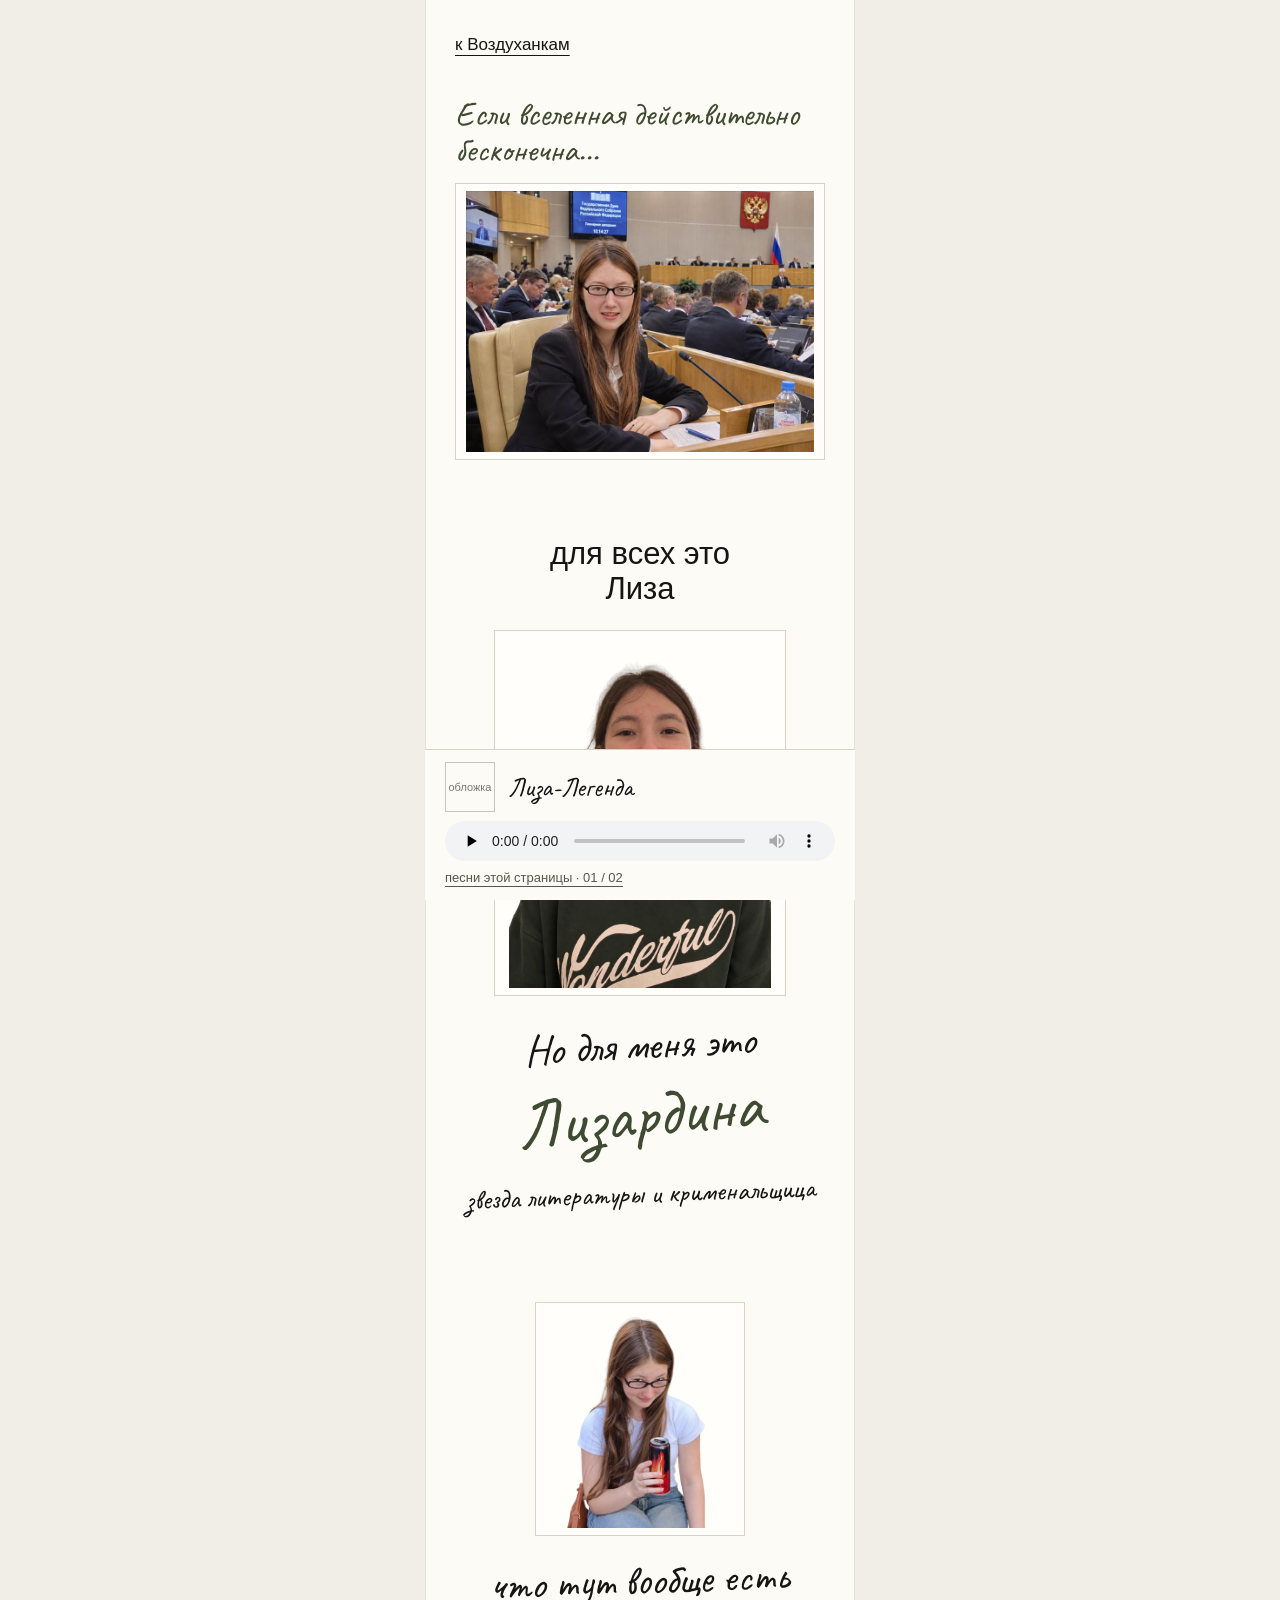
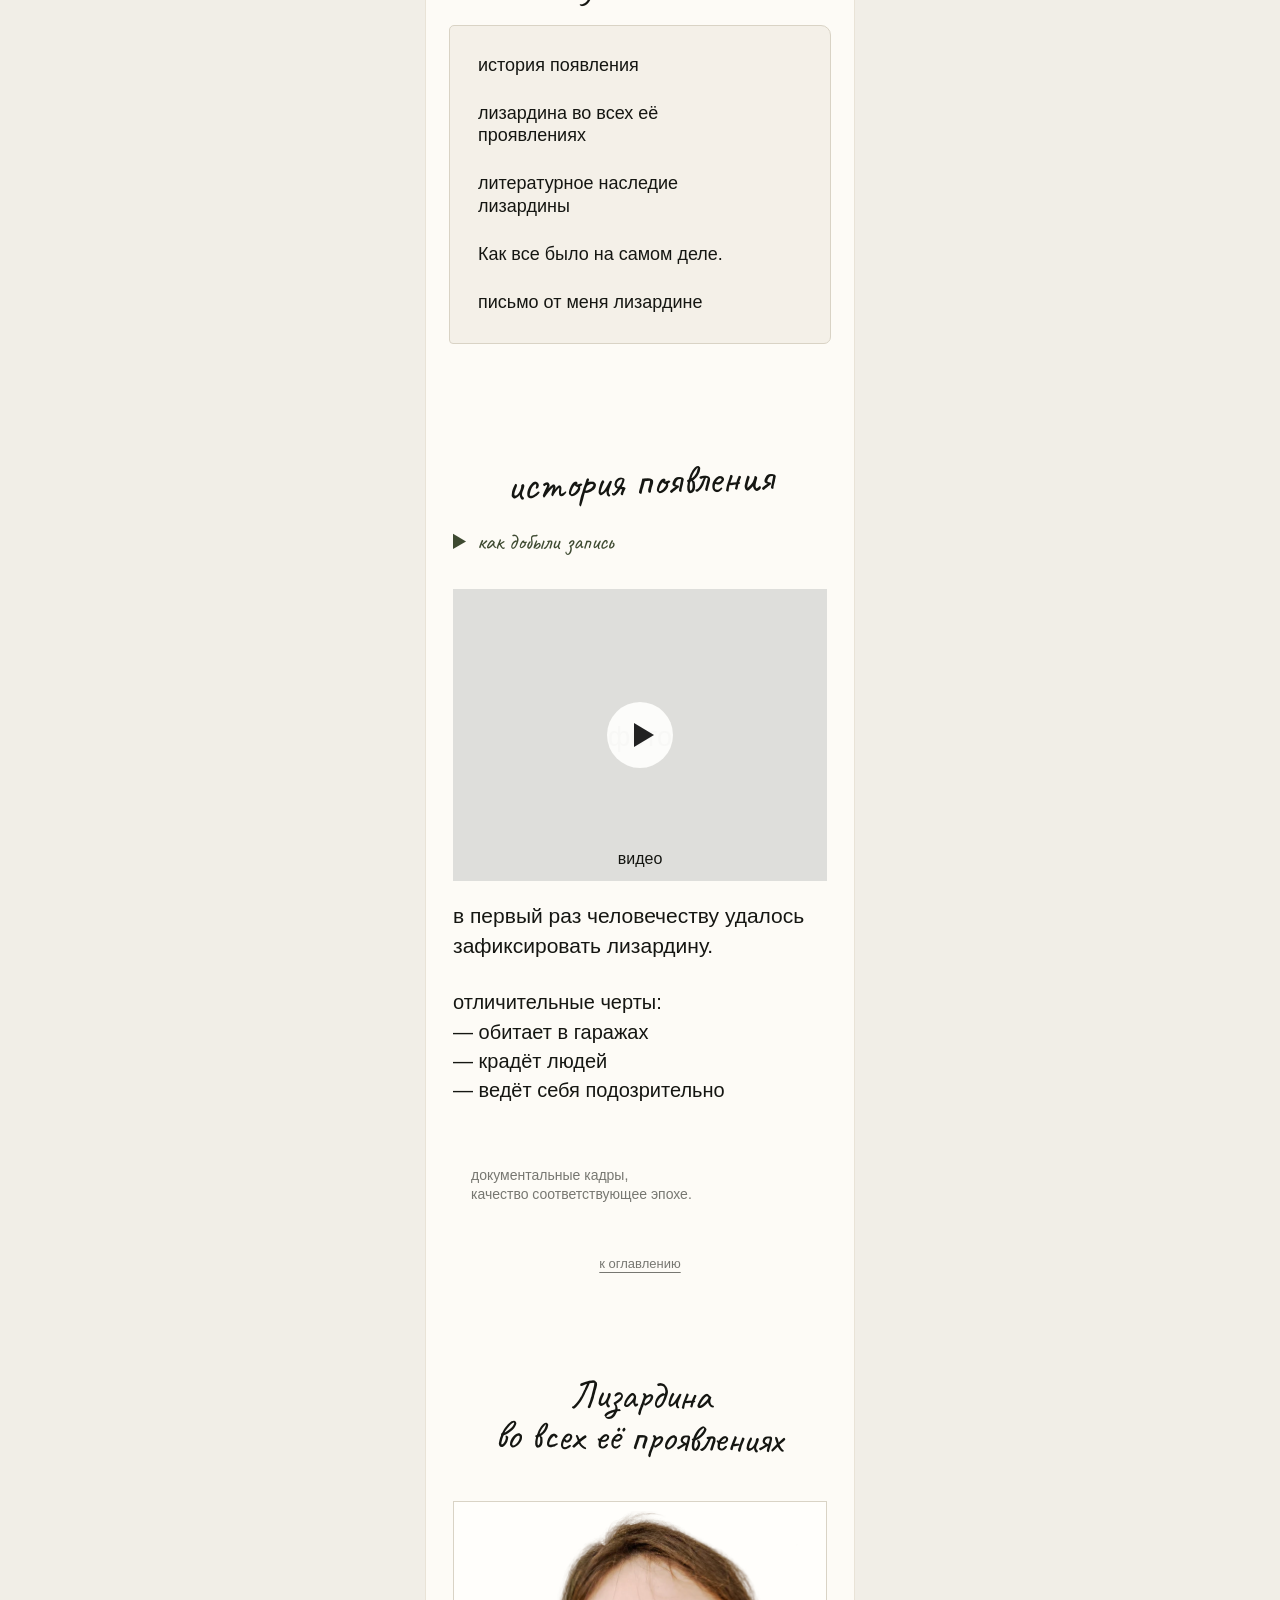
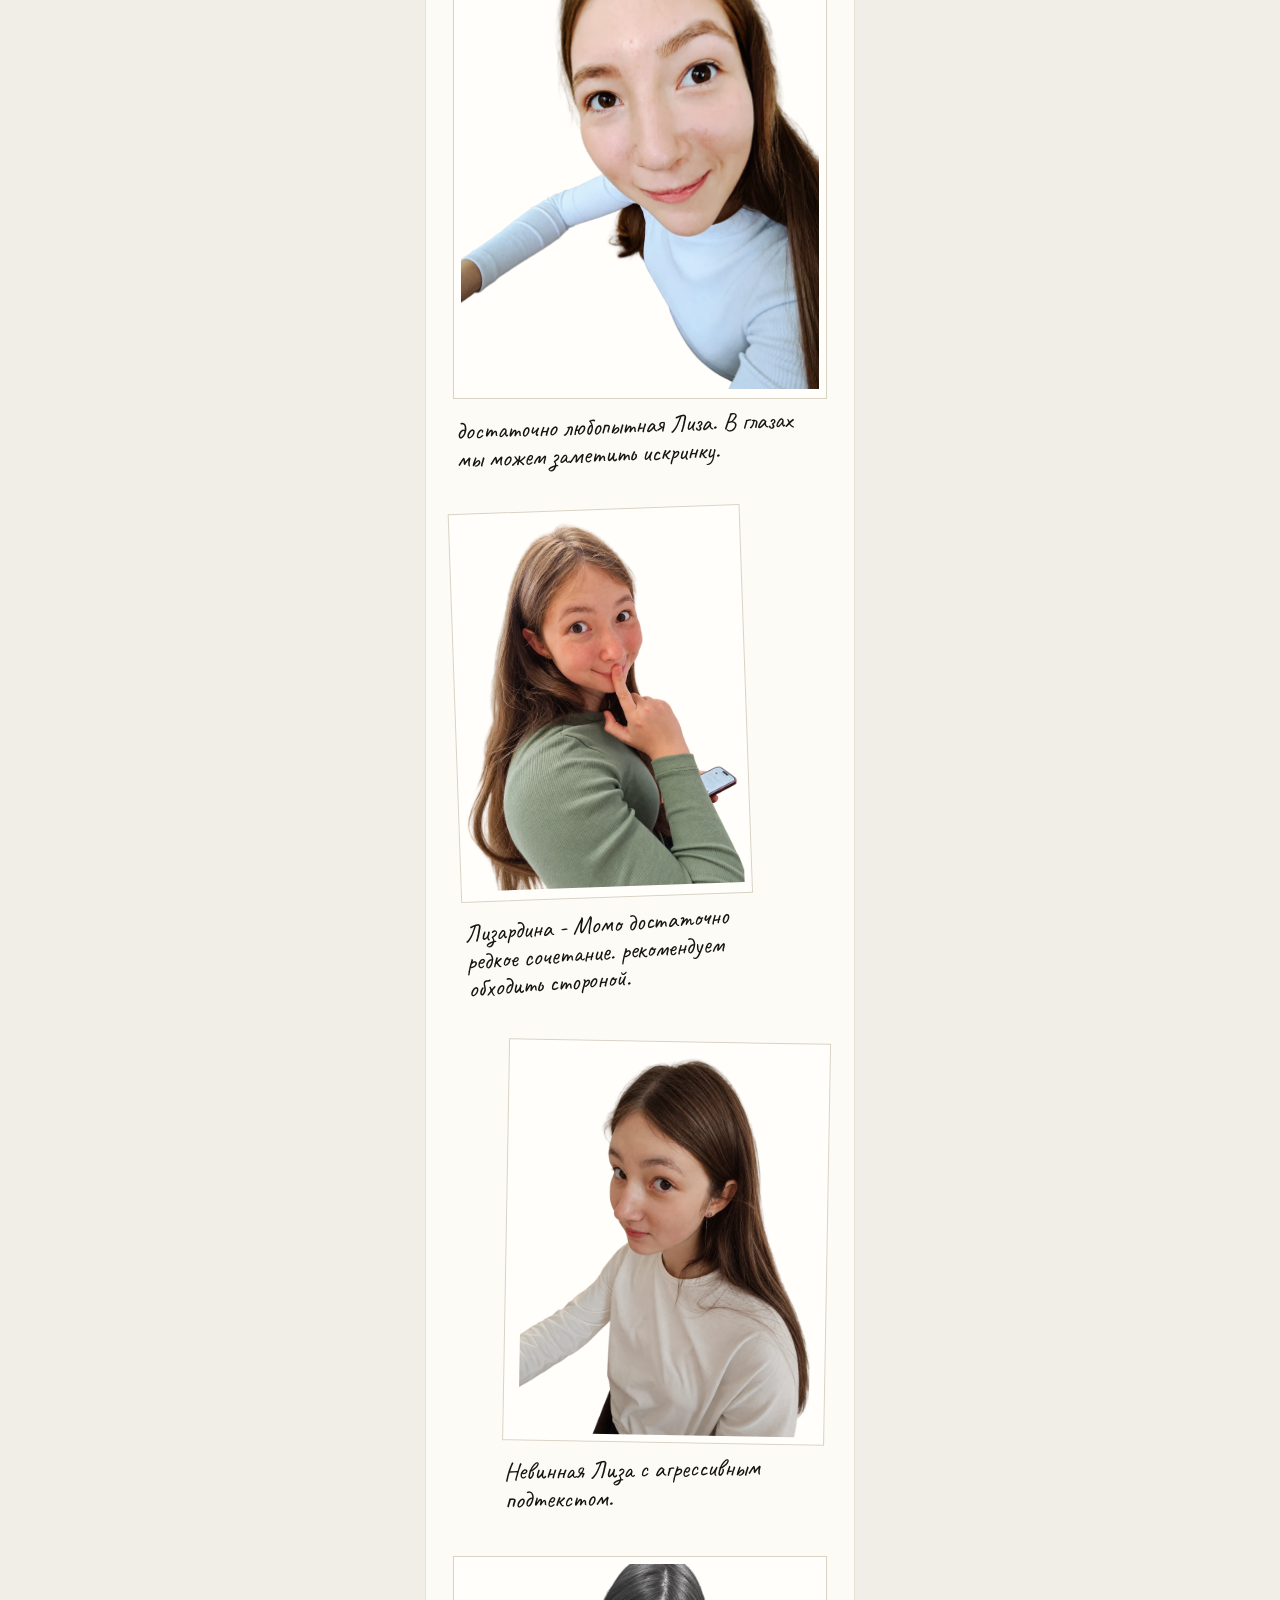
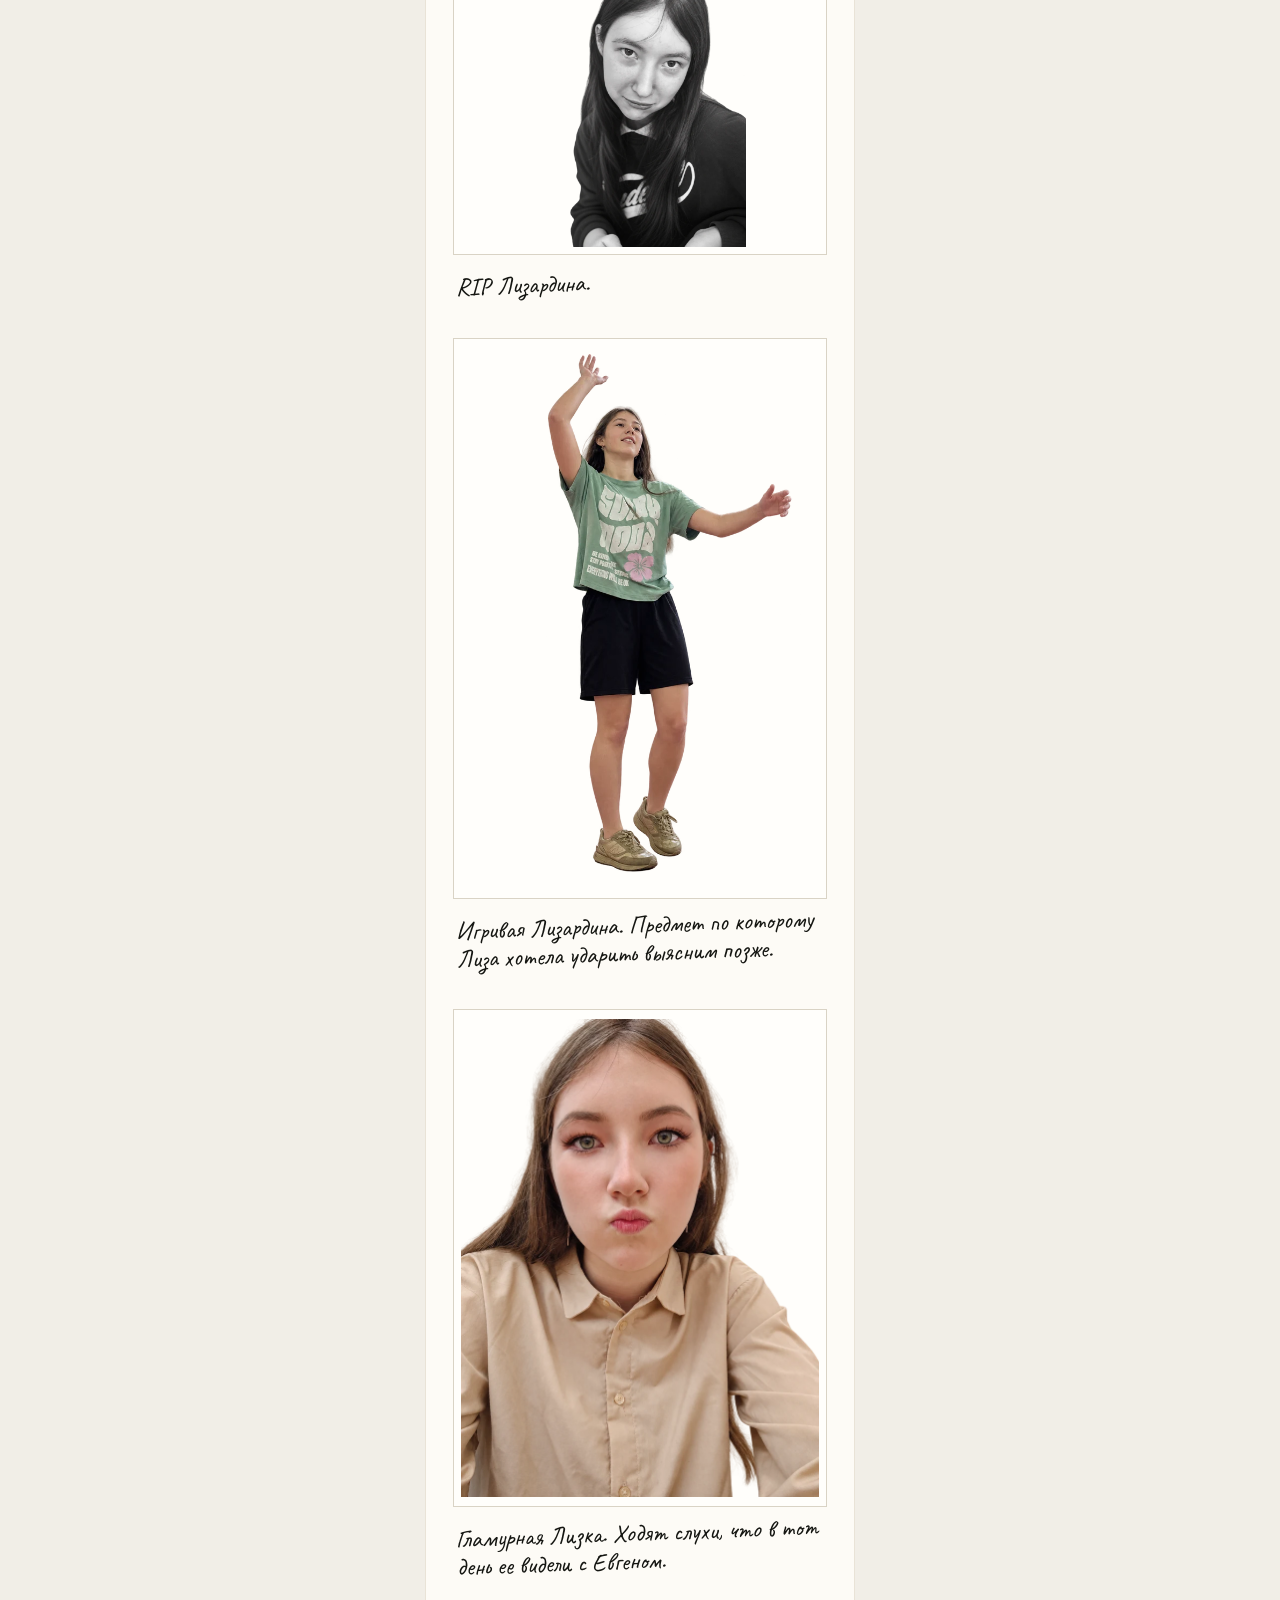
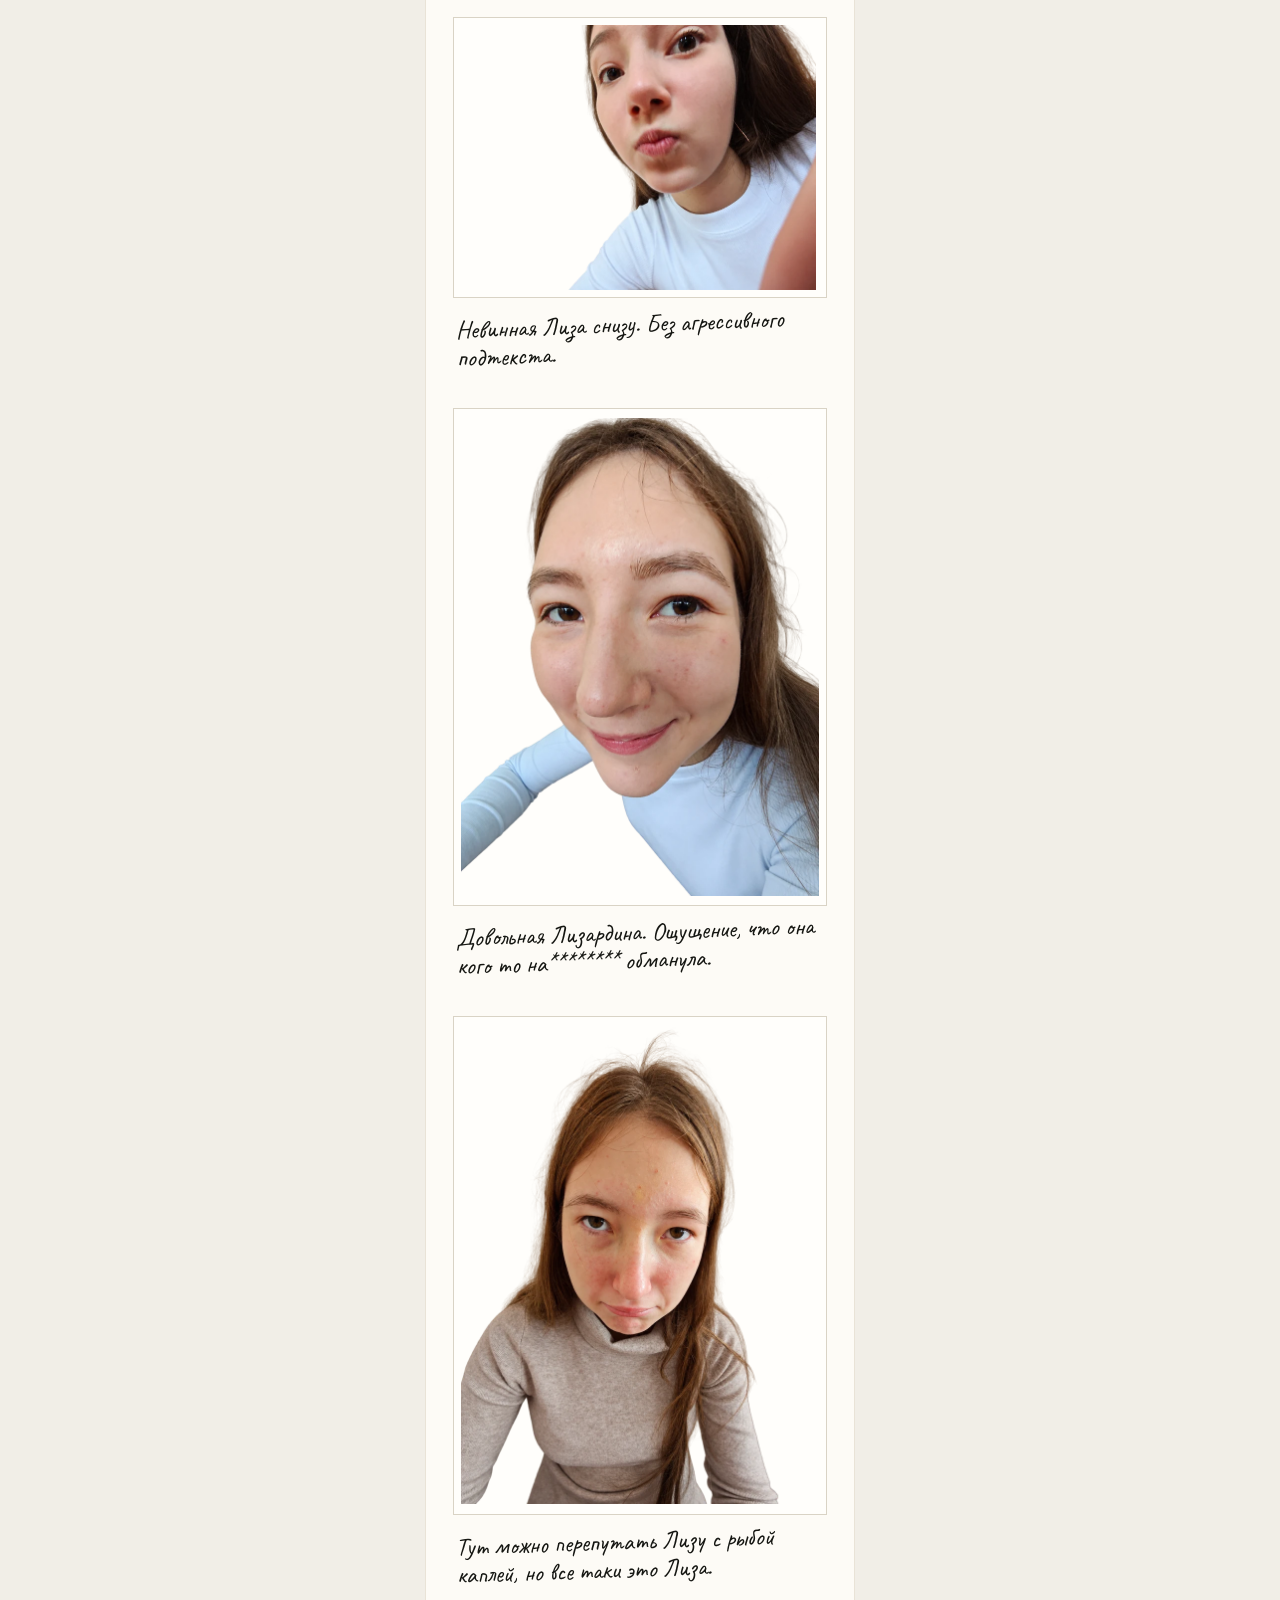
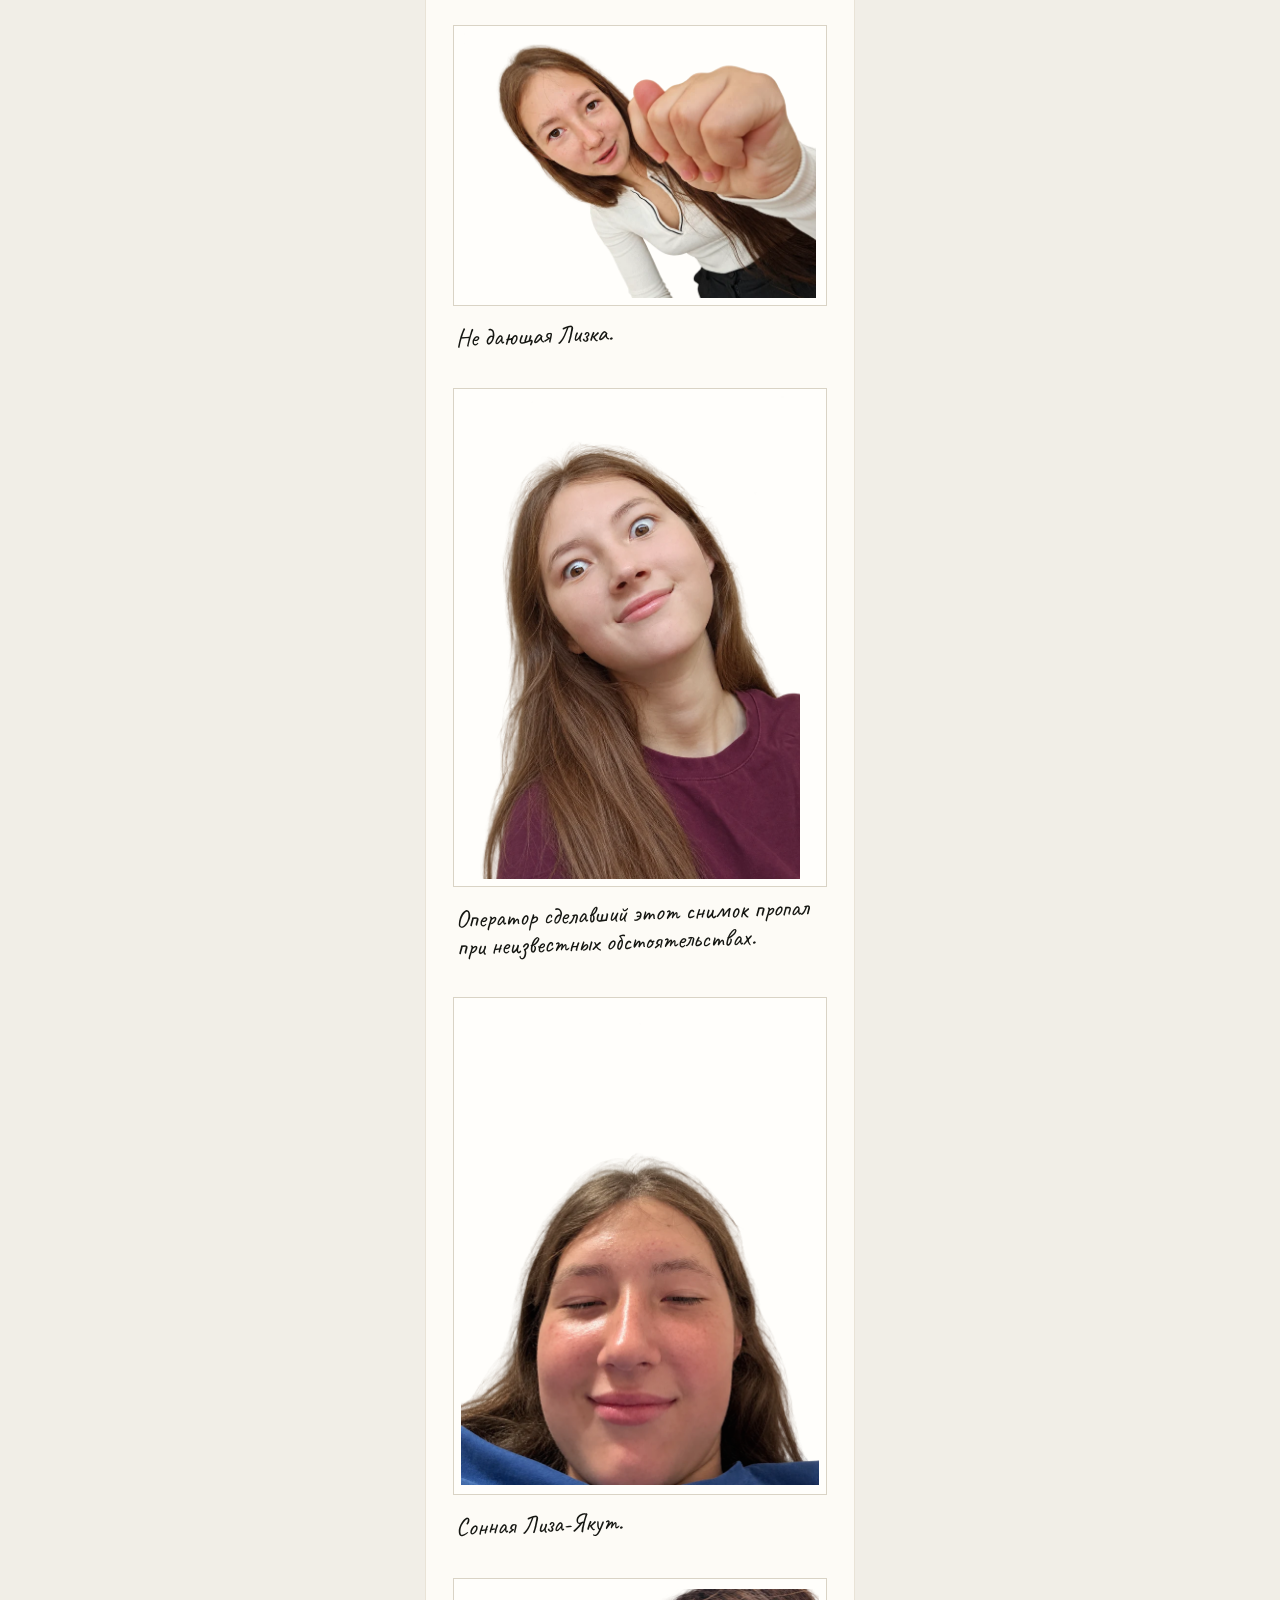
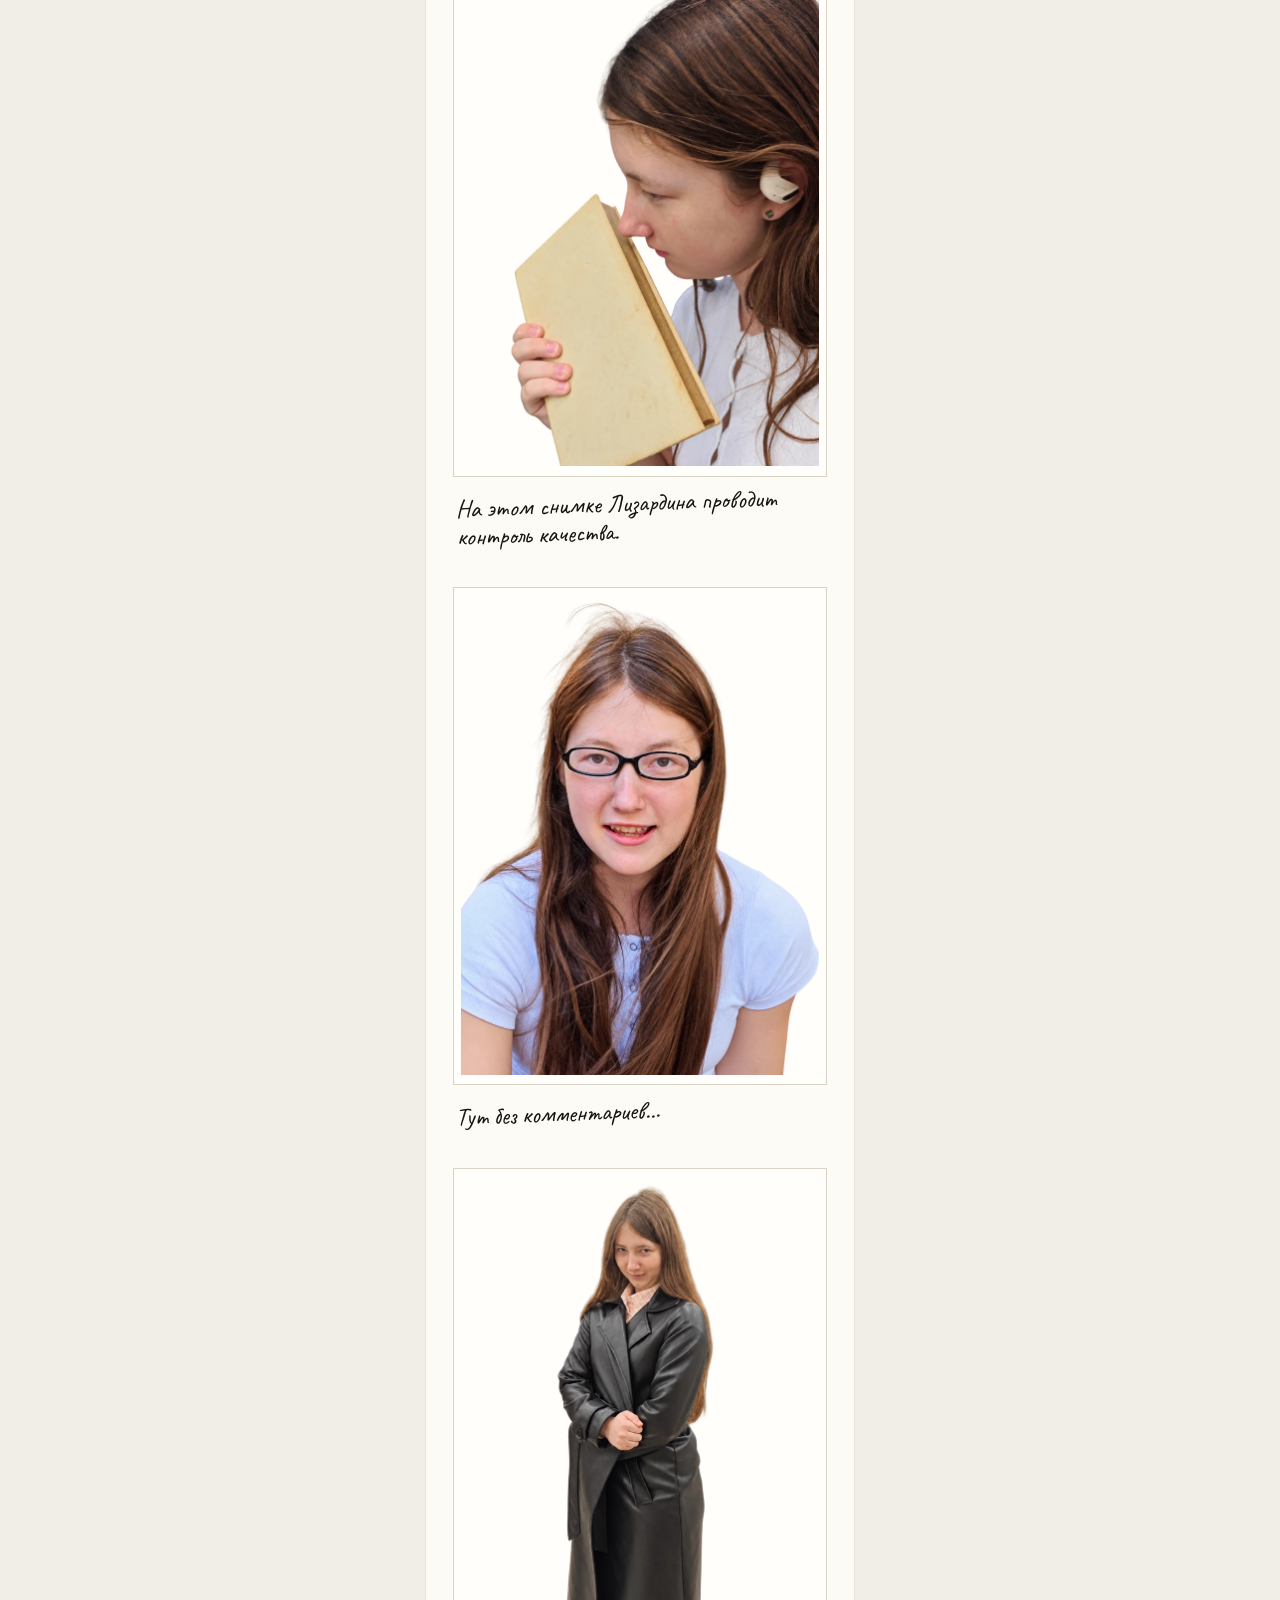
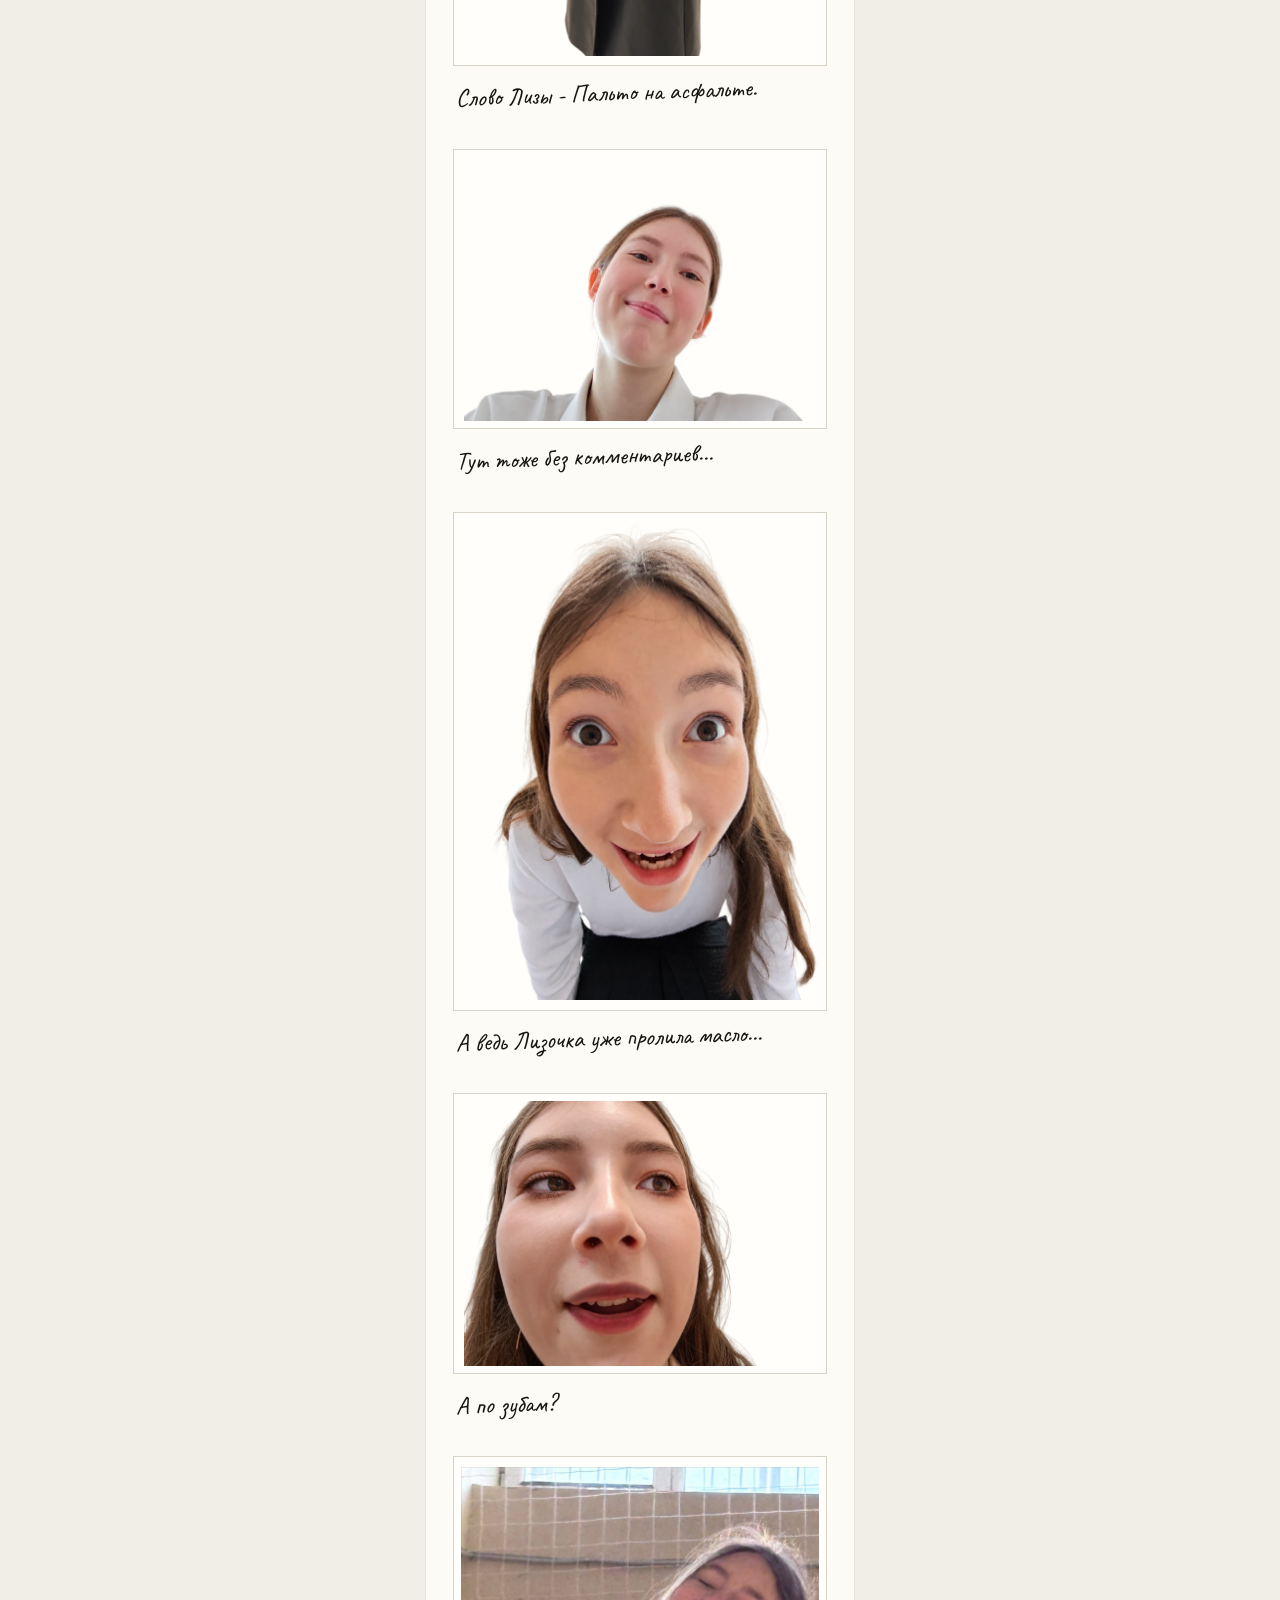
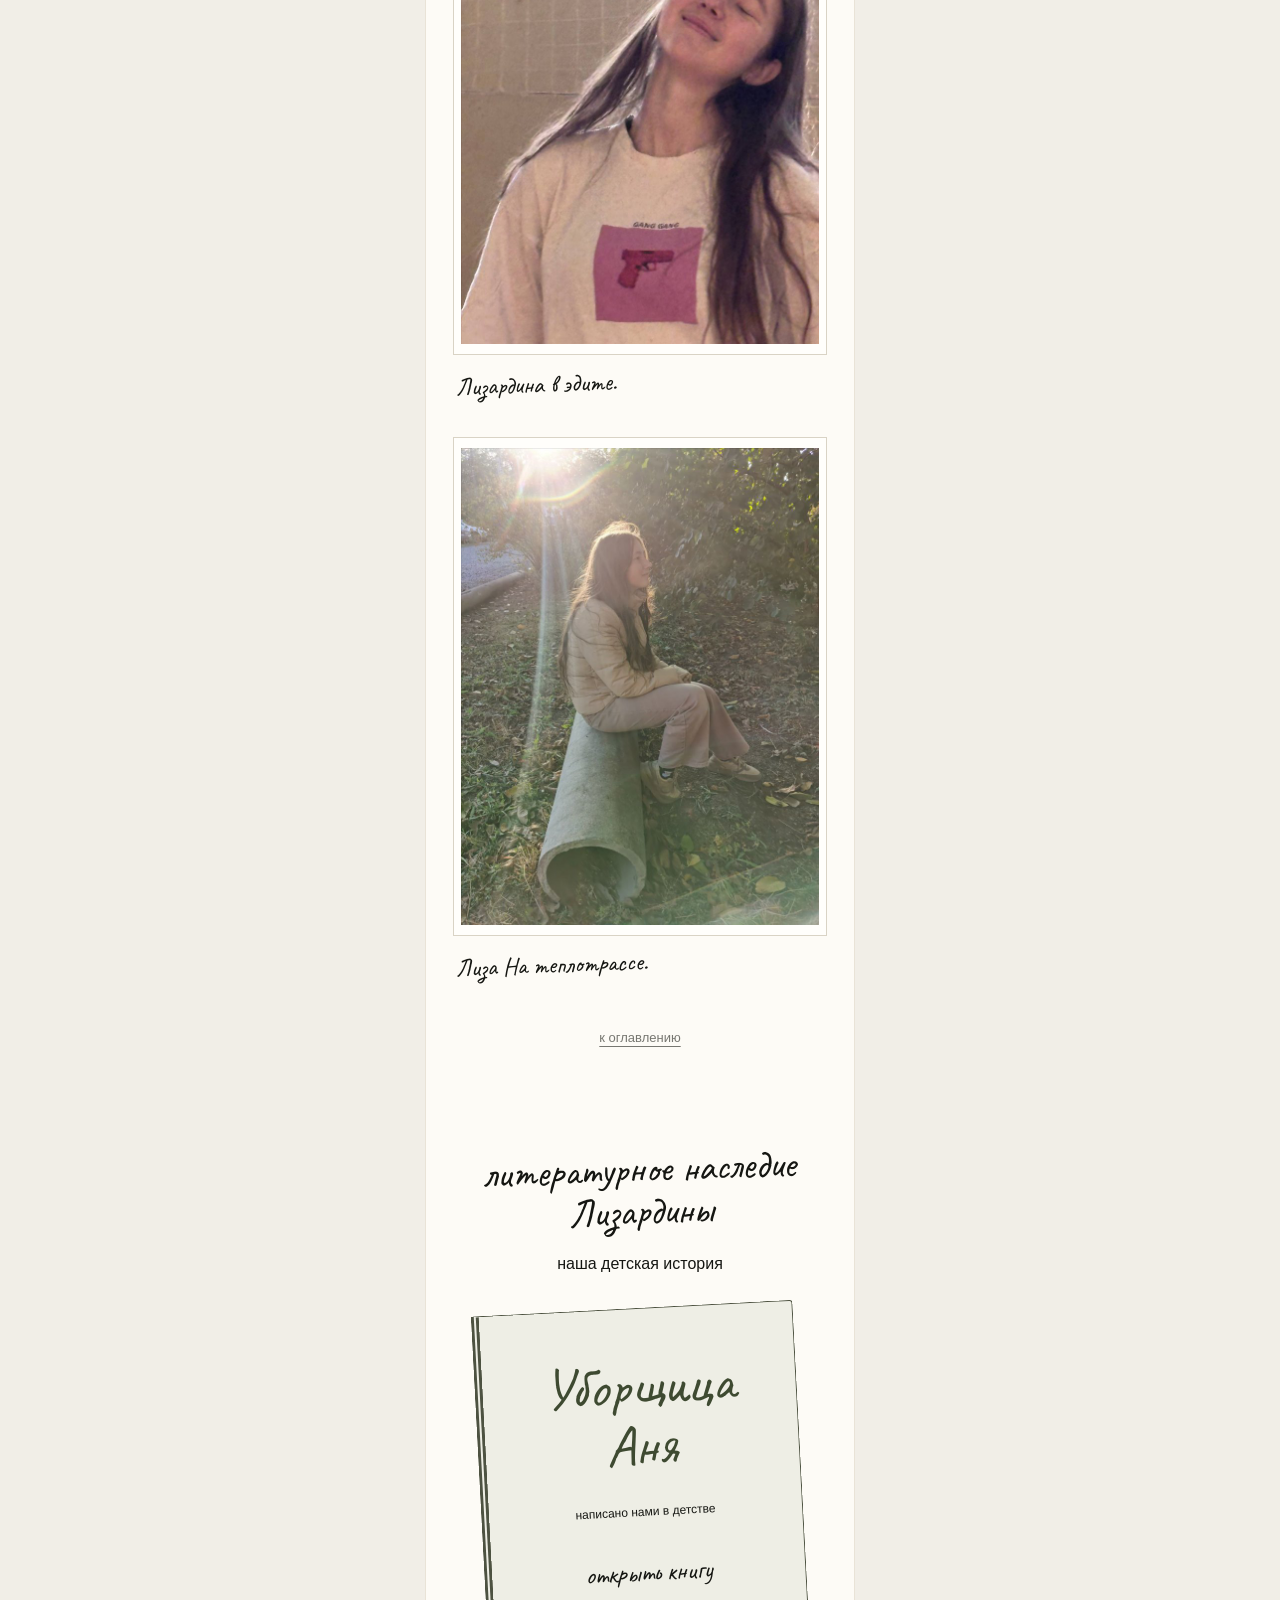
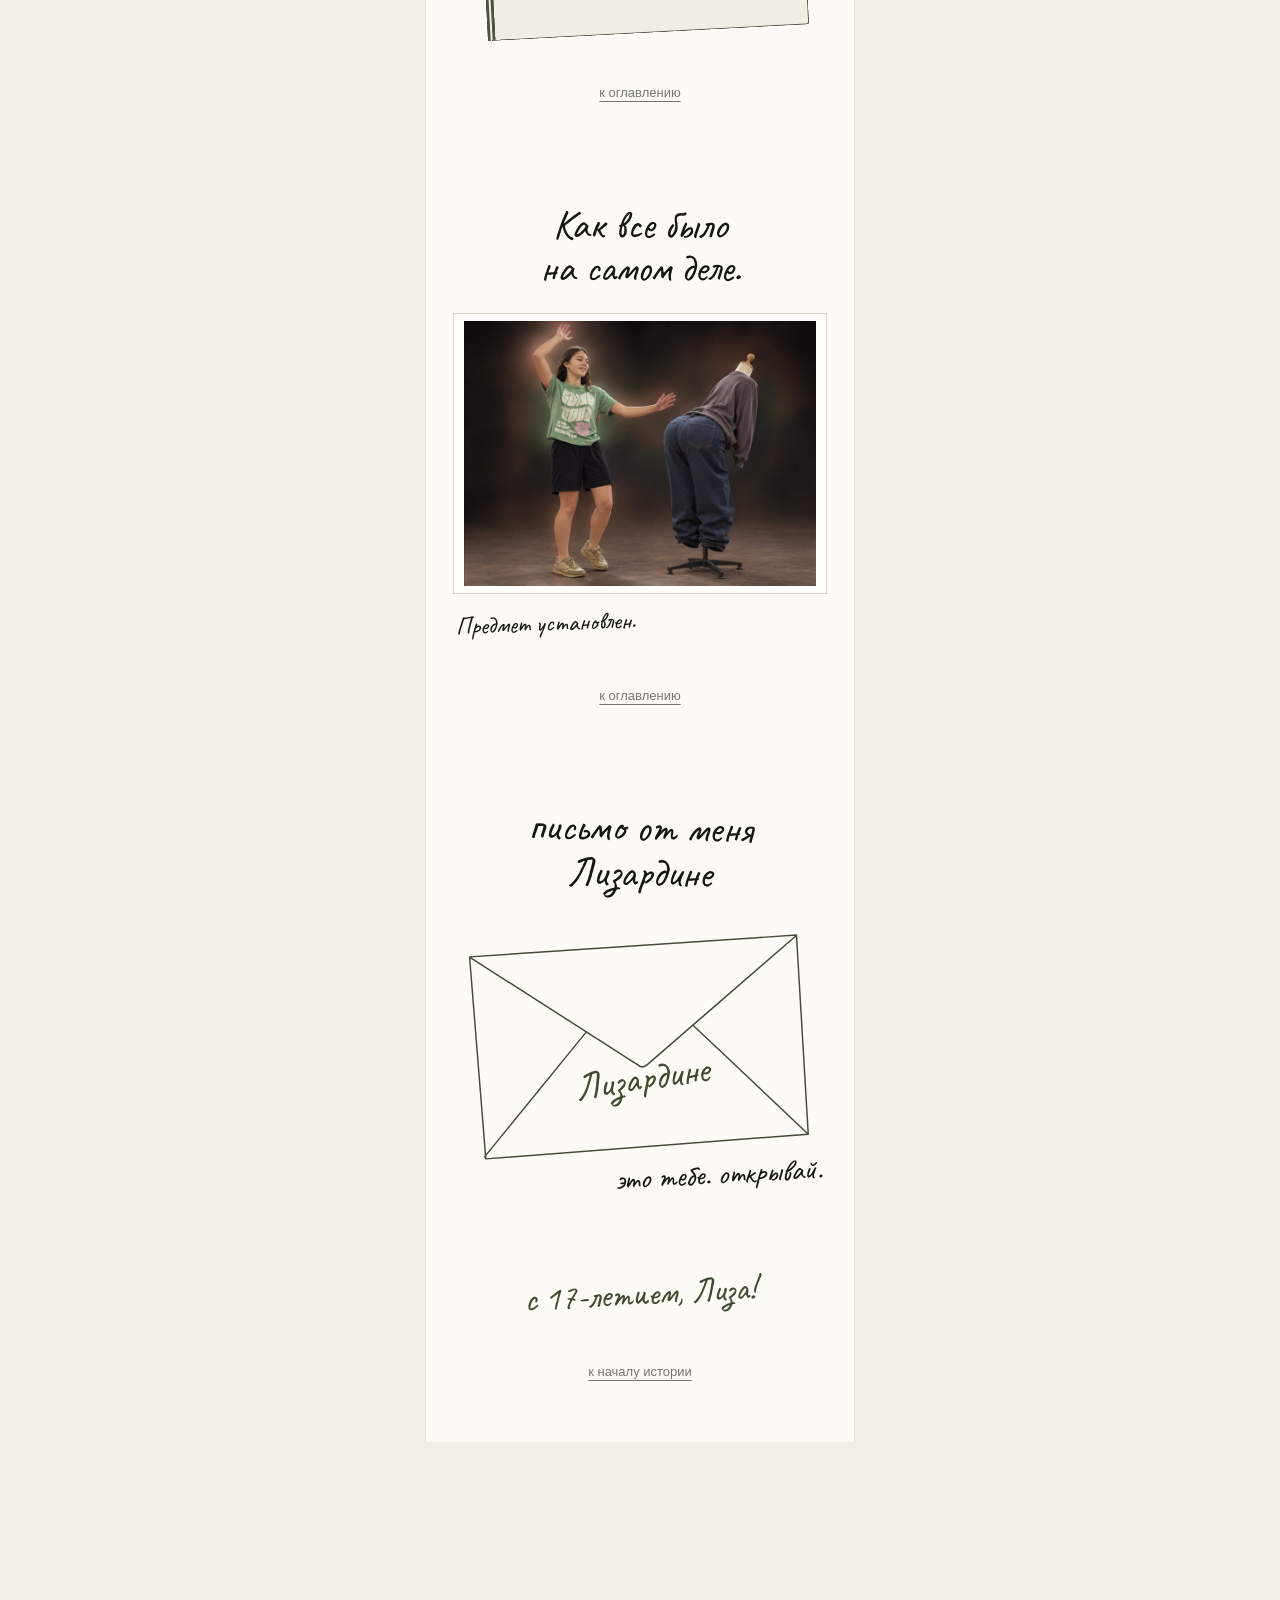
<file: lizardina.html>
<!doctype html><html lang="ru"><meta charset="utf-8"><title>Банда</title><script>location.replace("friends/liza/"+location.search+location.hash);</script><a href="friends/liza/">Открыть страницу</a></html>
</file>
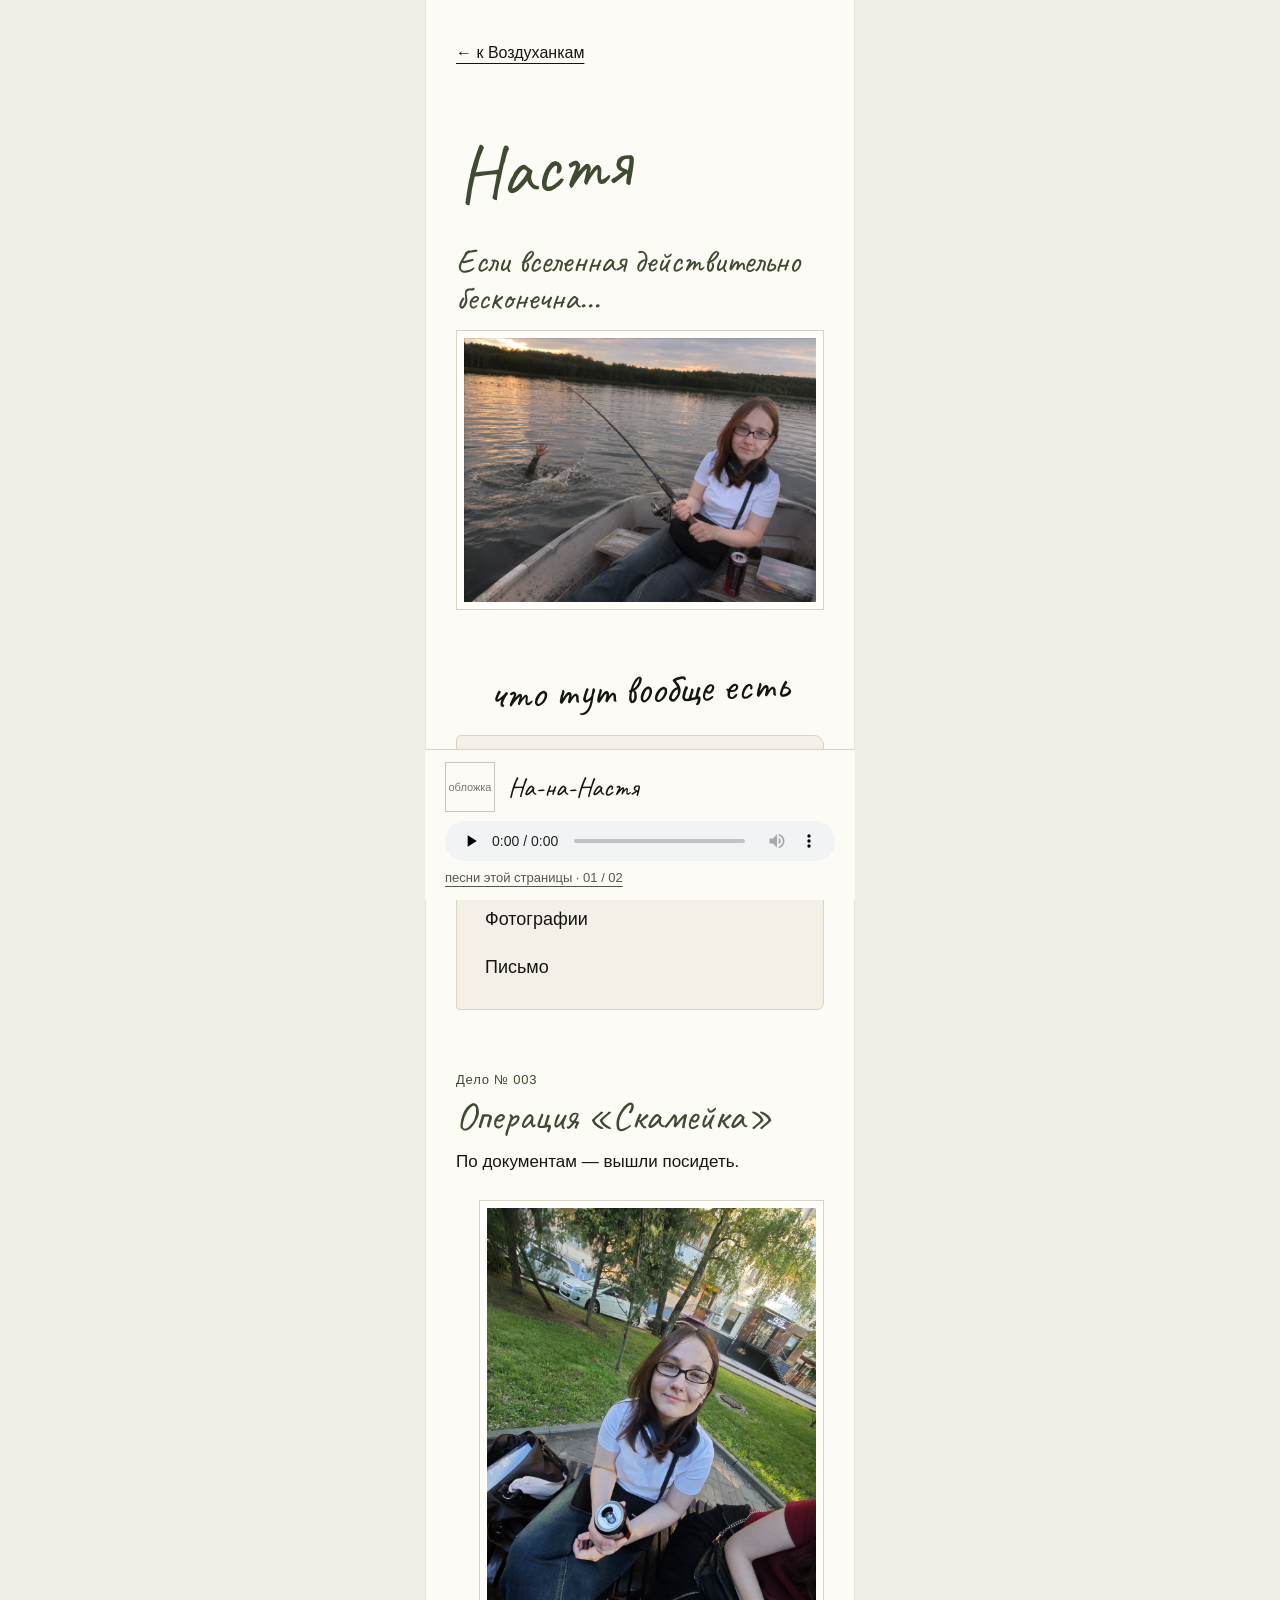
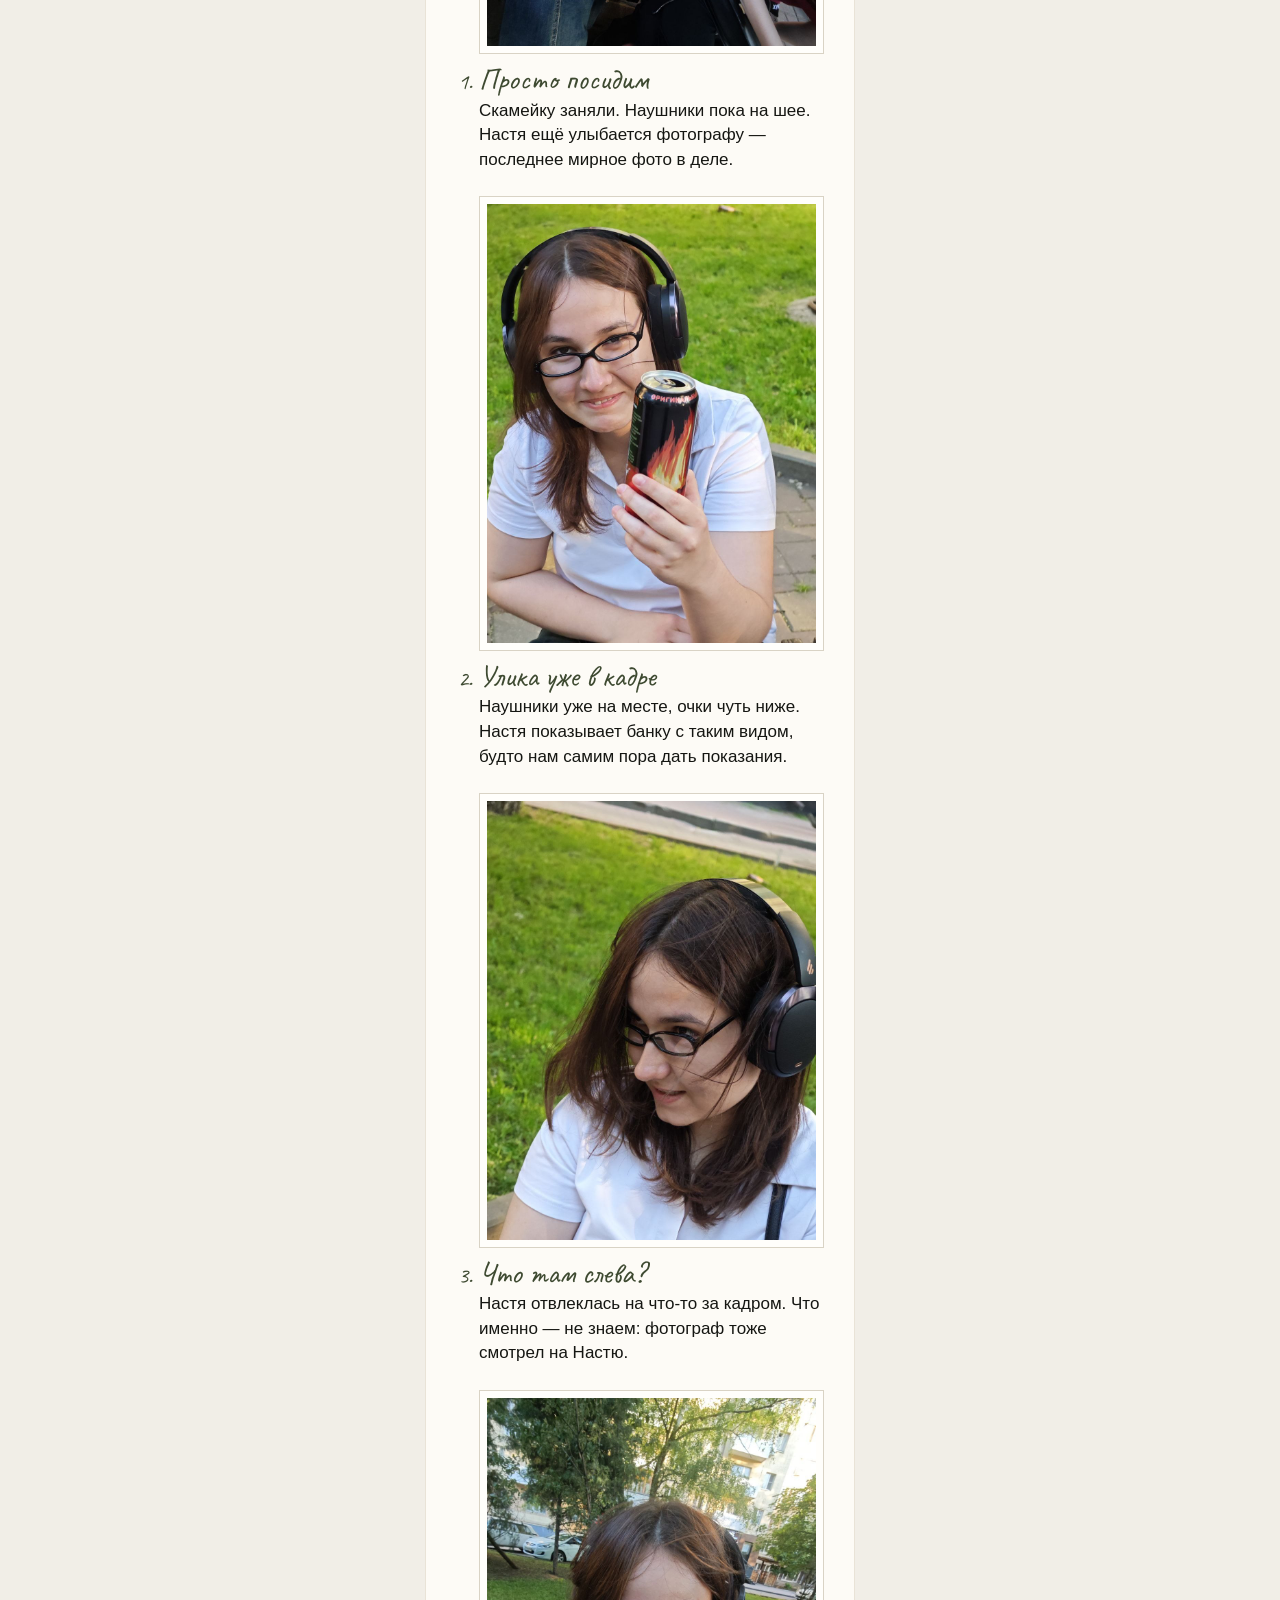
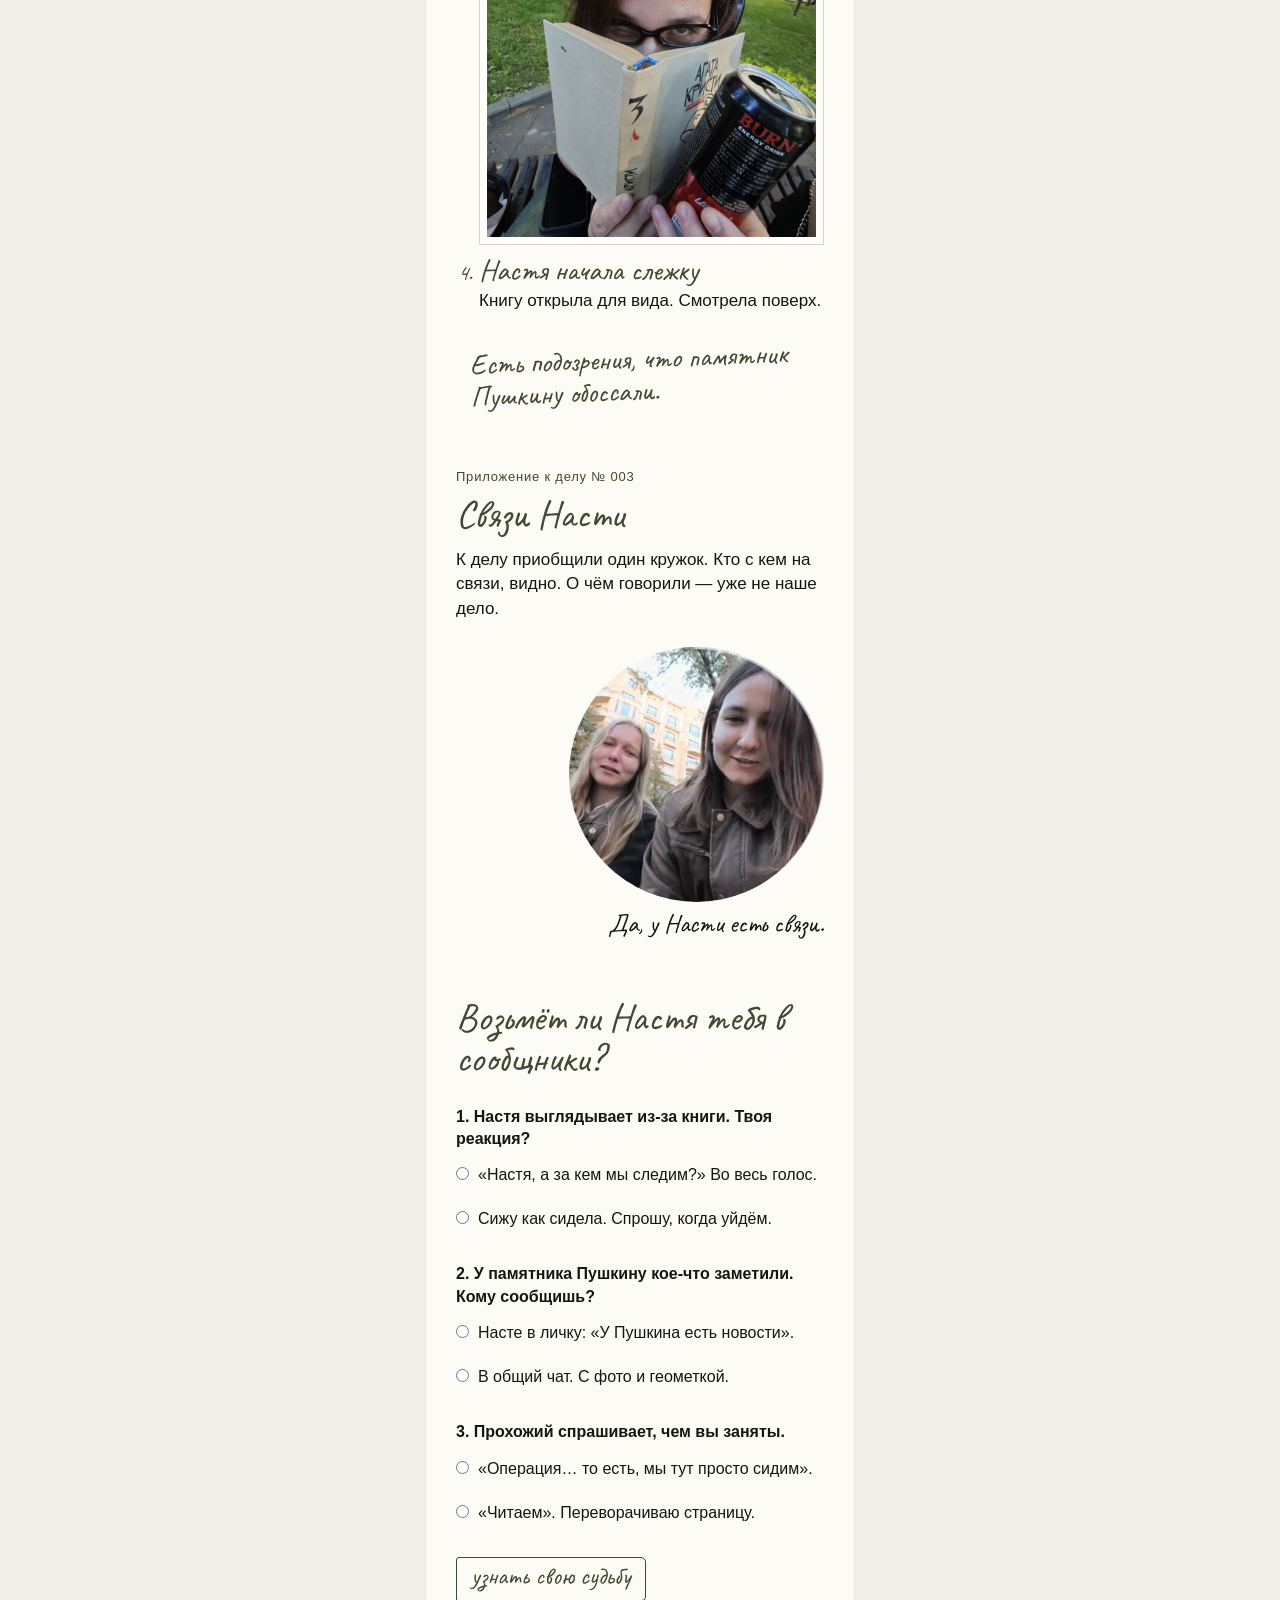
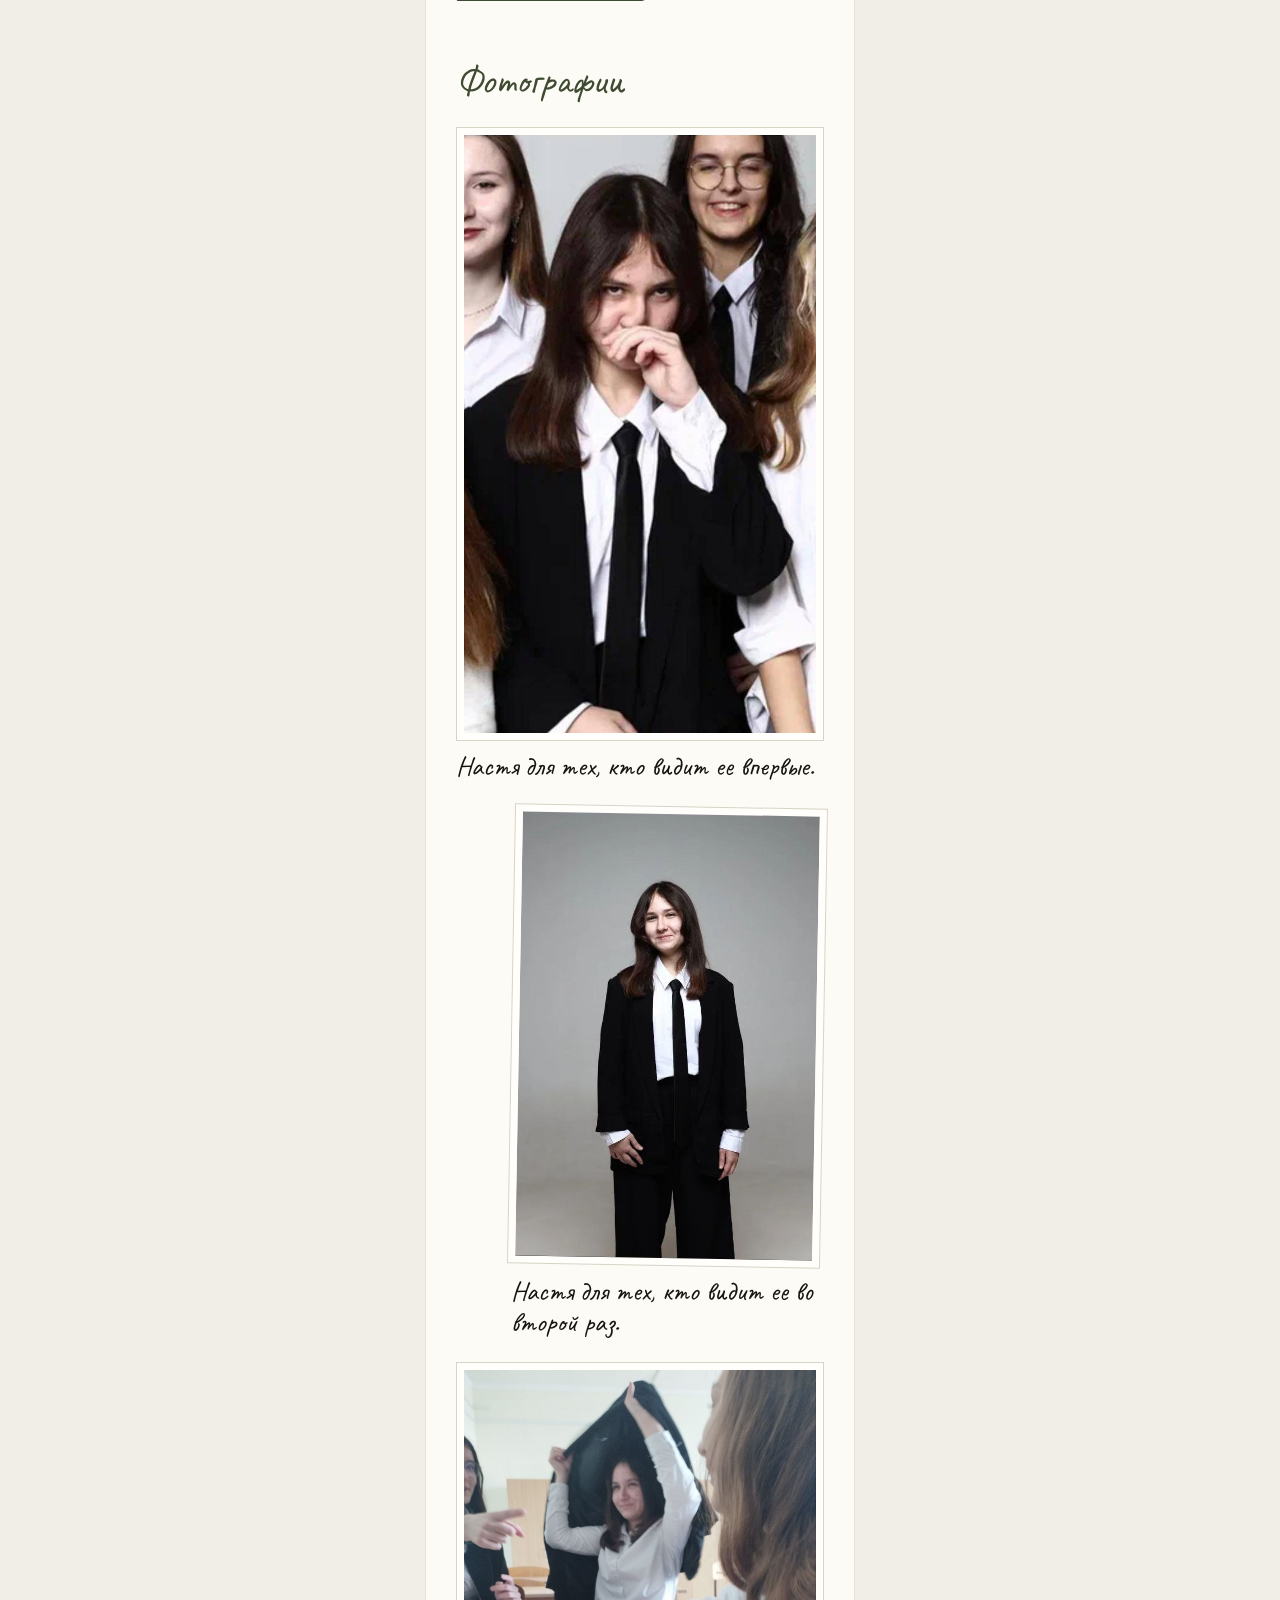
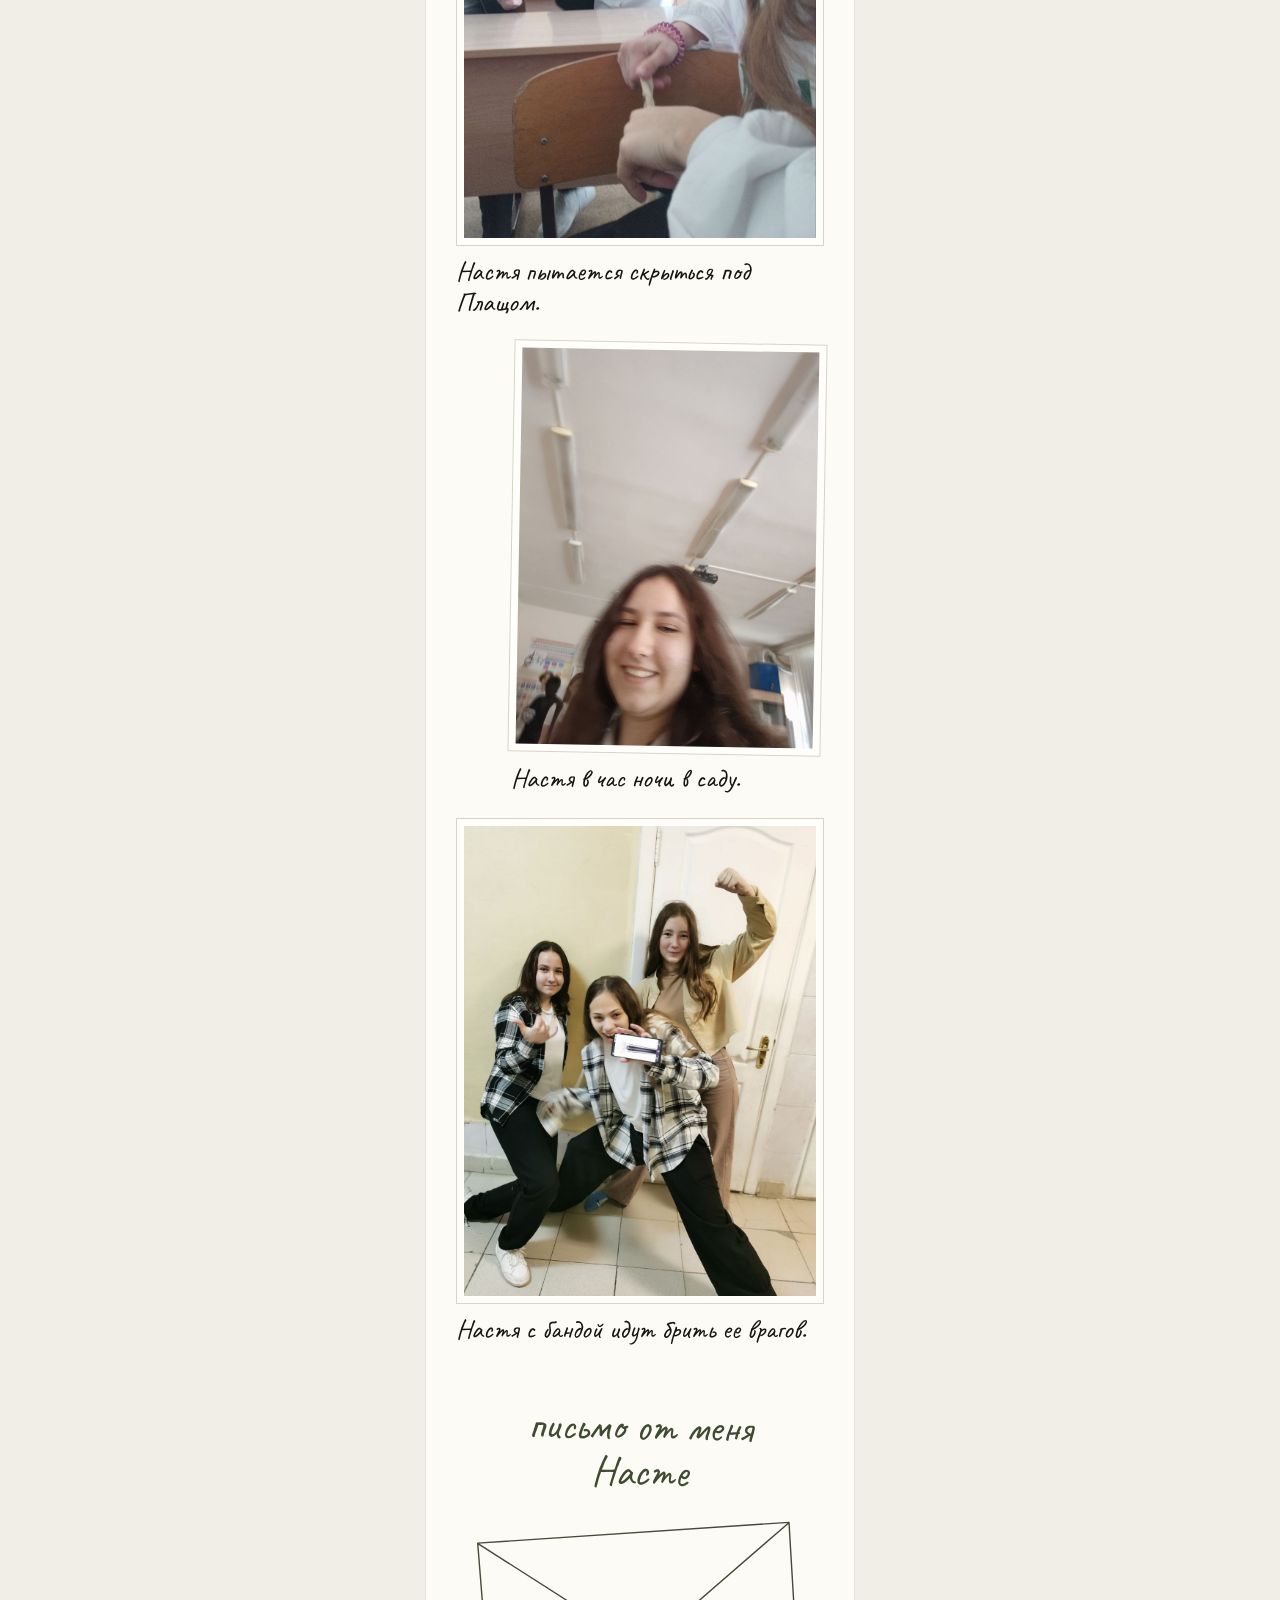
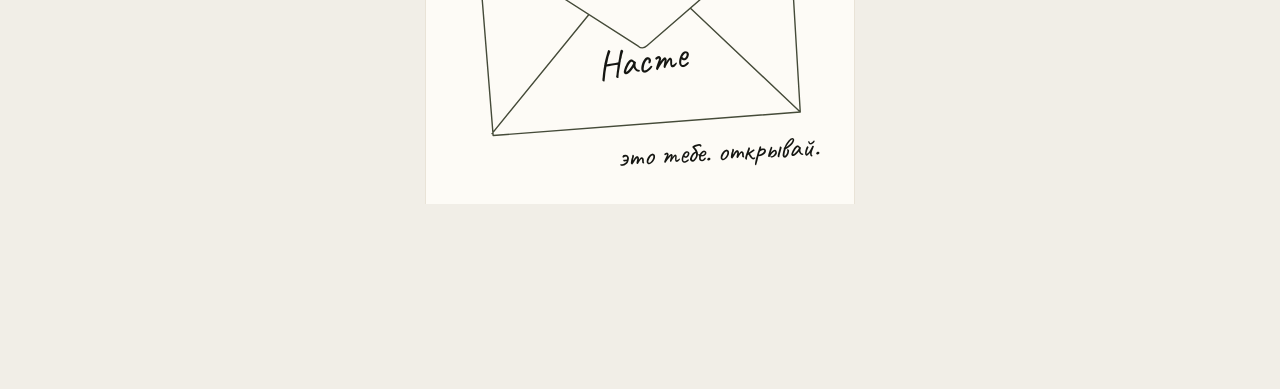
<file: nastya.html>
<!doctype html><html lang="ru"><meta charset="utf-8"><title>Банда</title><script>location.replace("friends/nastya/"+location.search+location.hash);</script><a href="friends/nastya/">Открыть страницу</a></html>
</file>
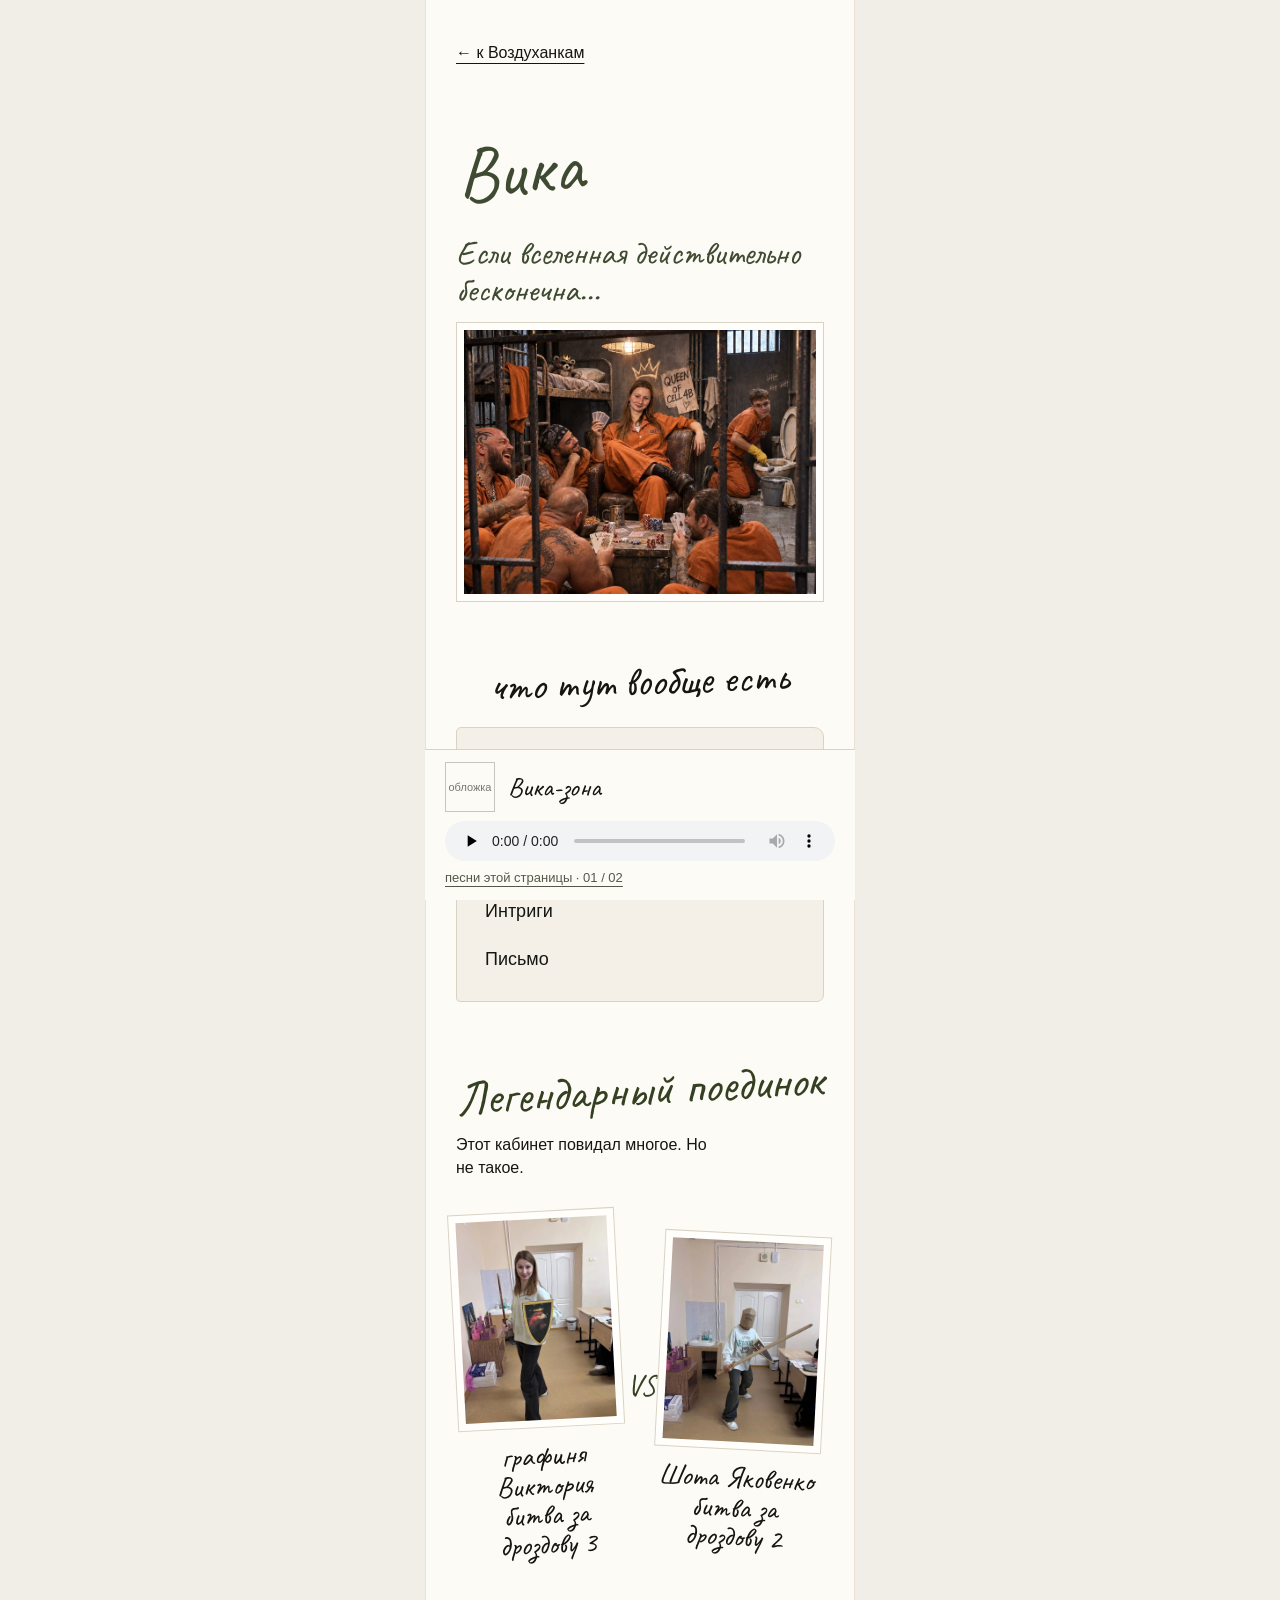
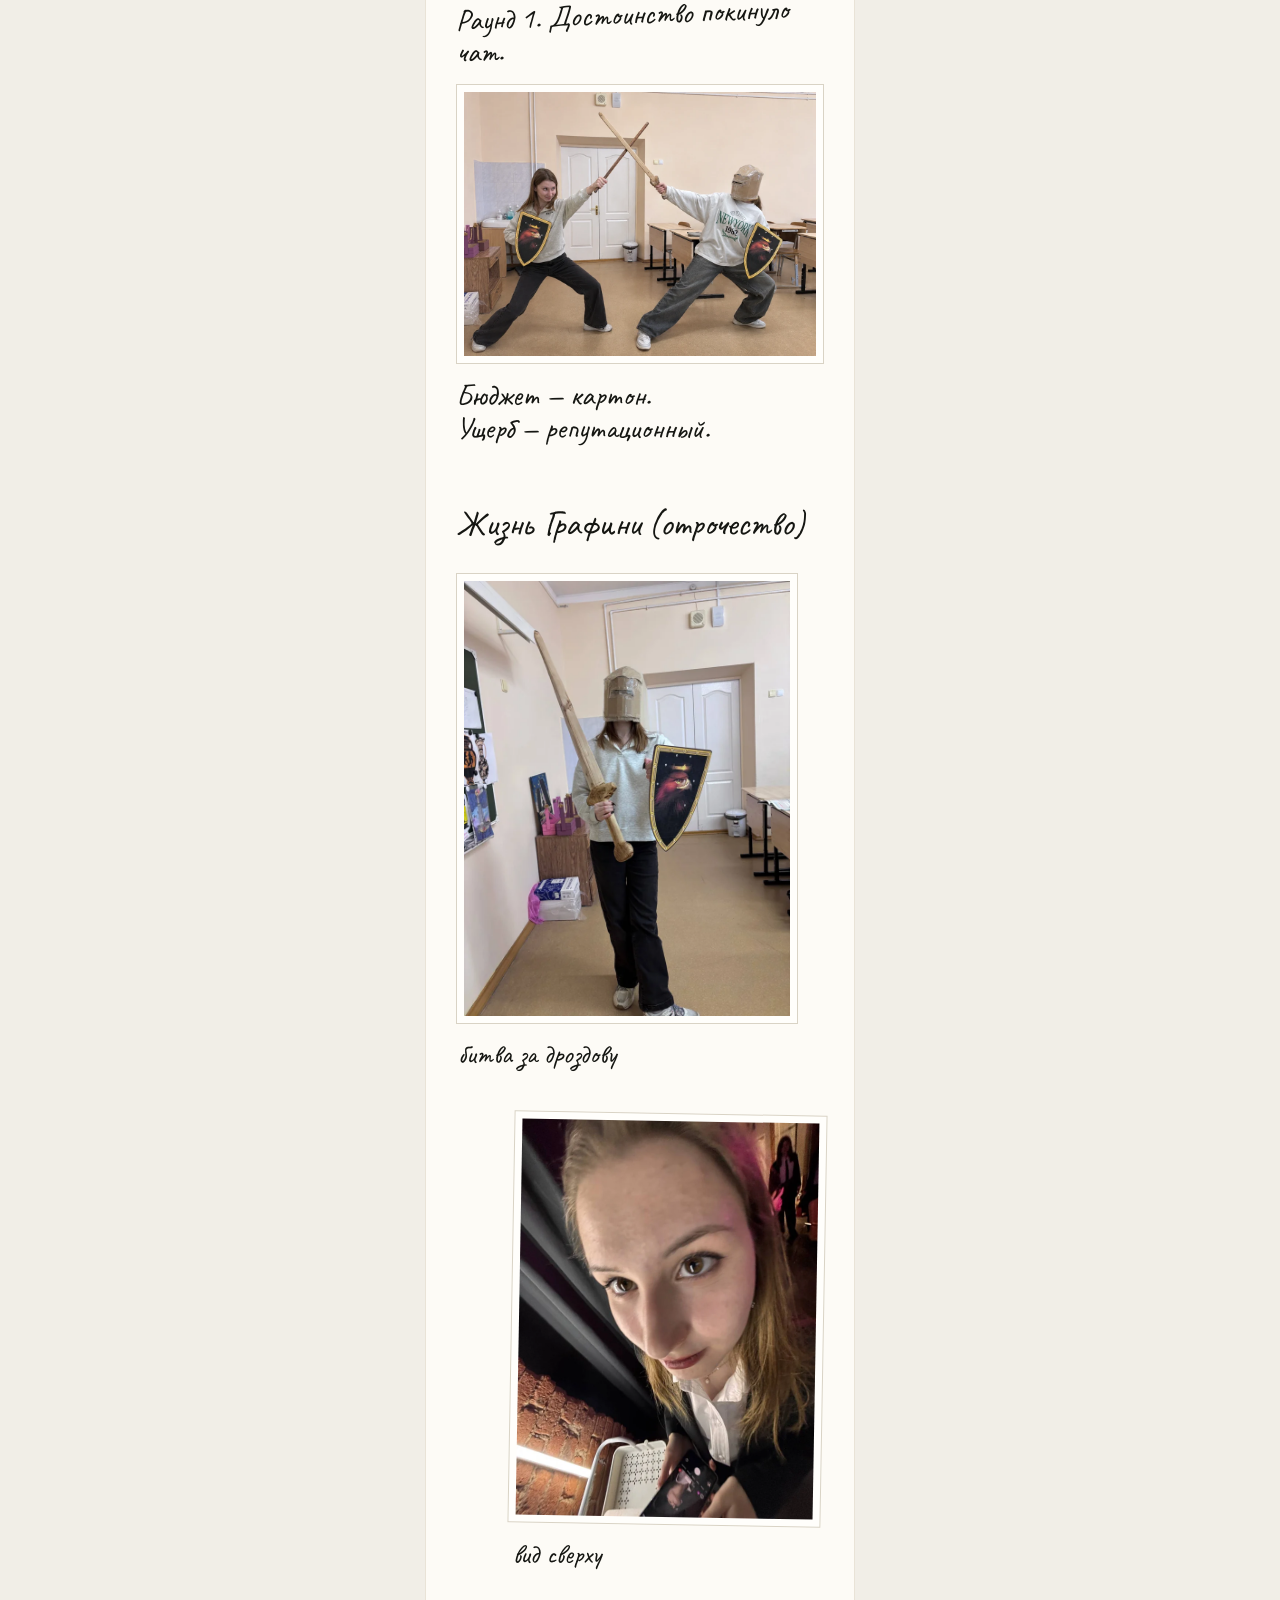
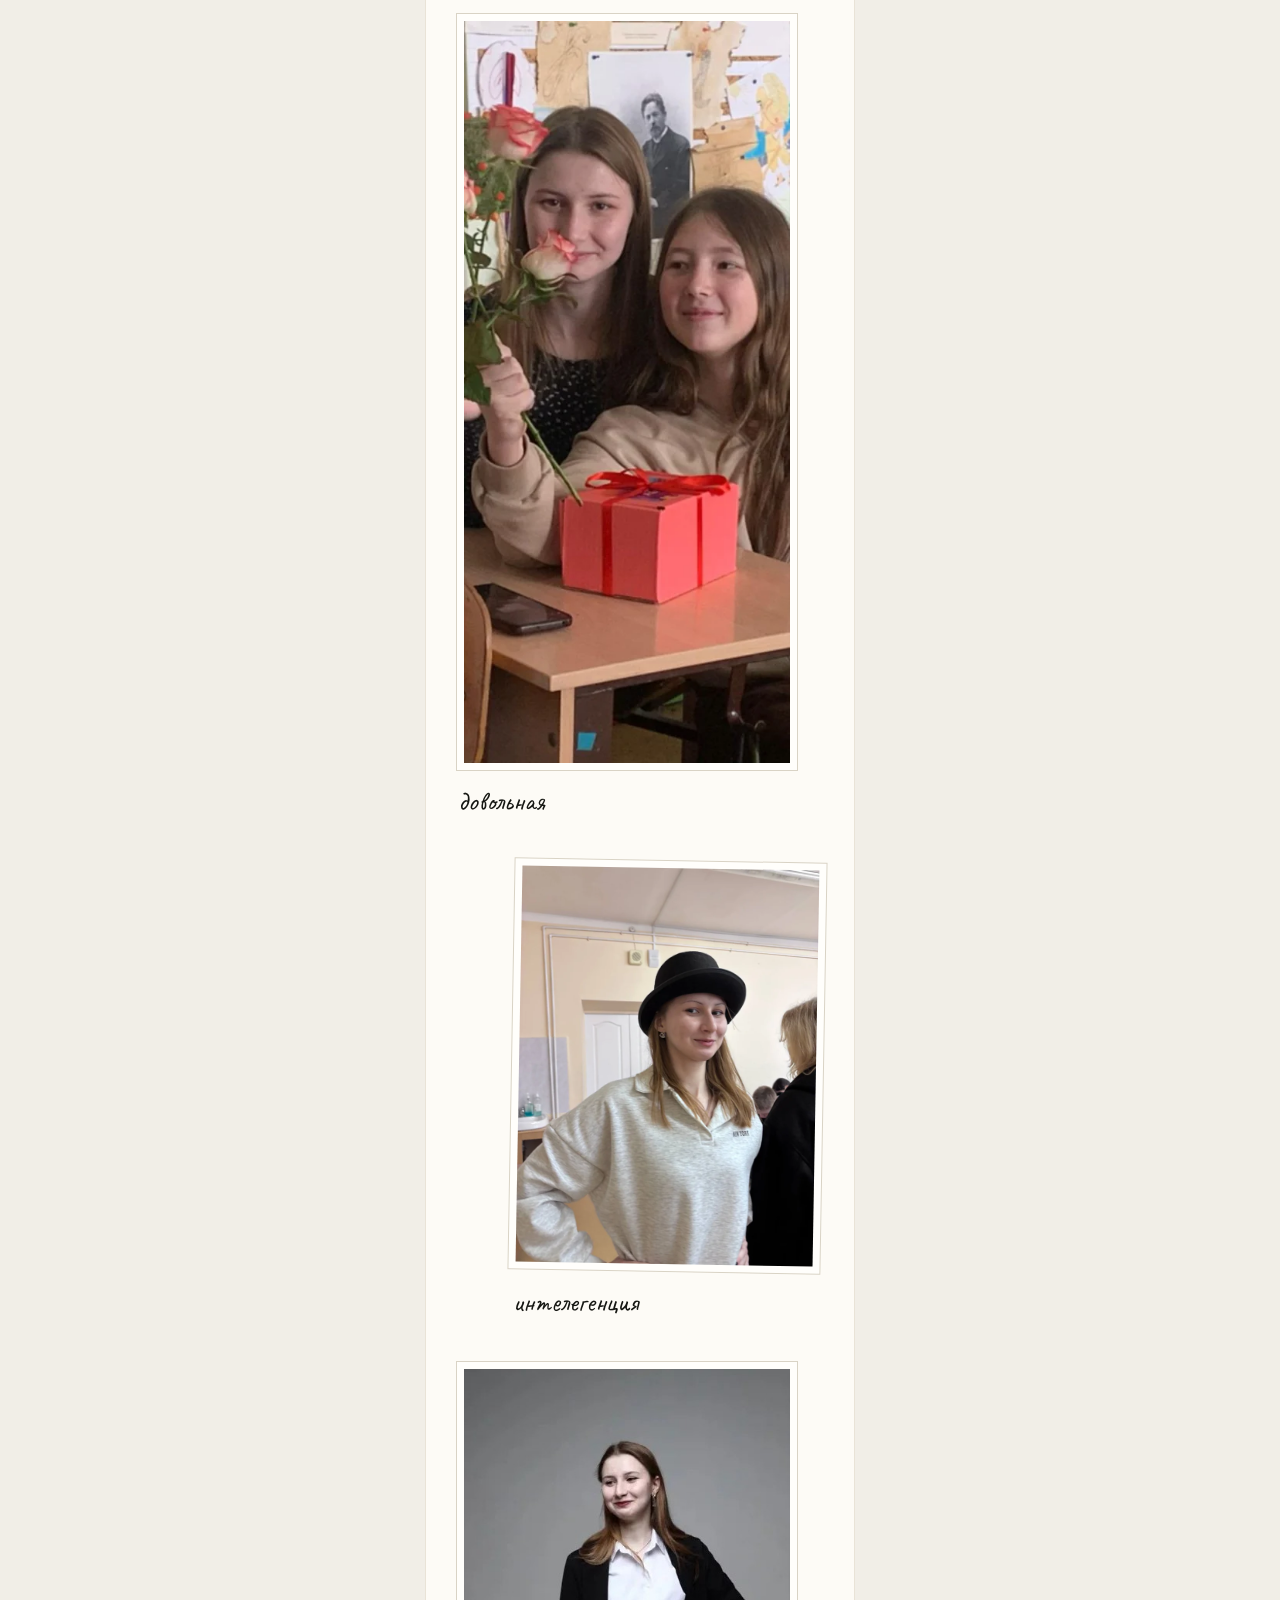
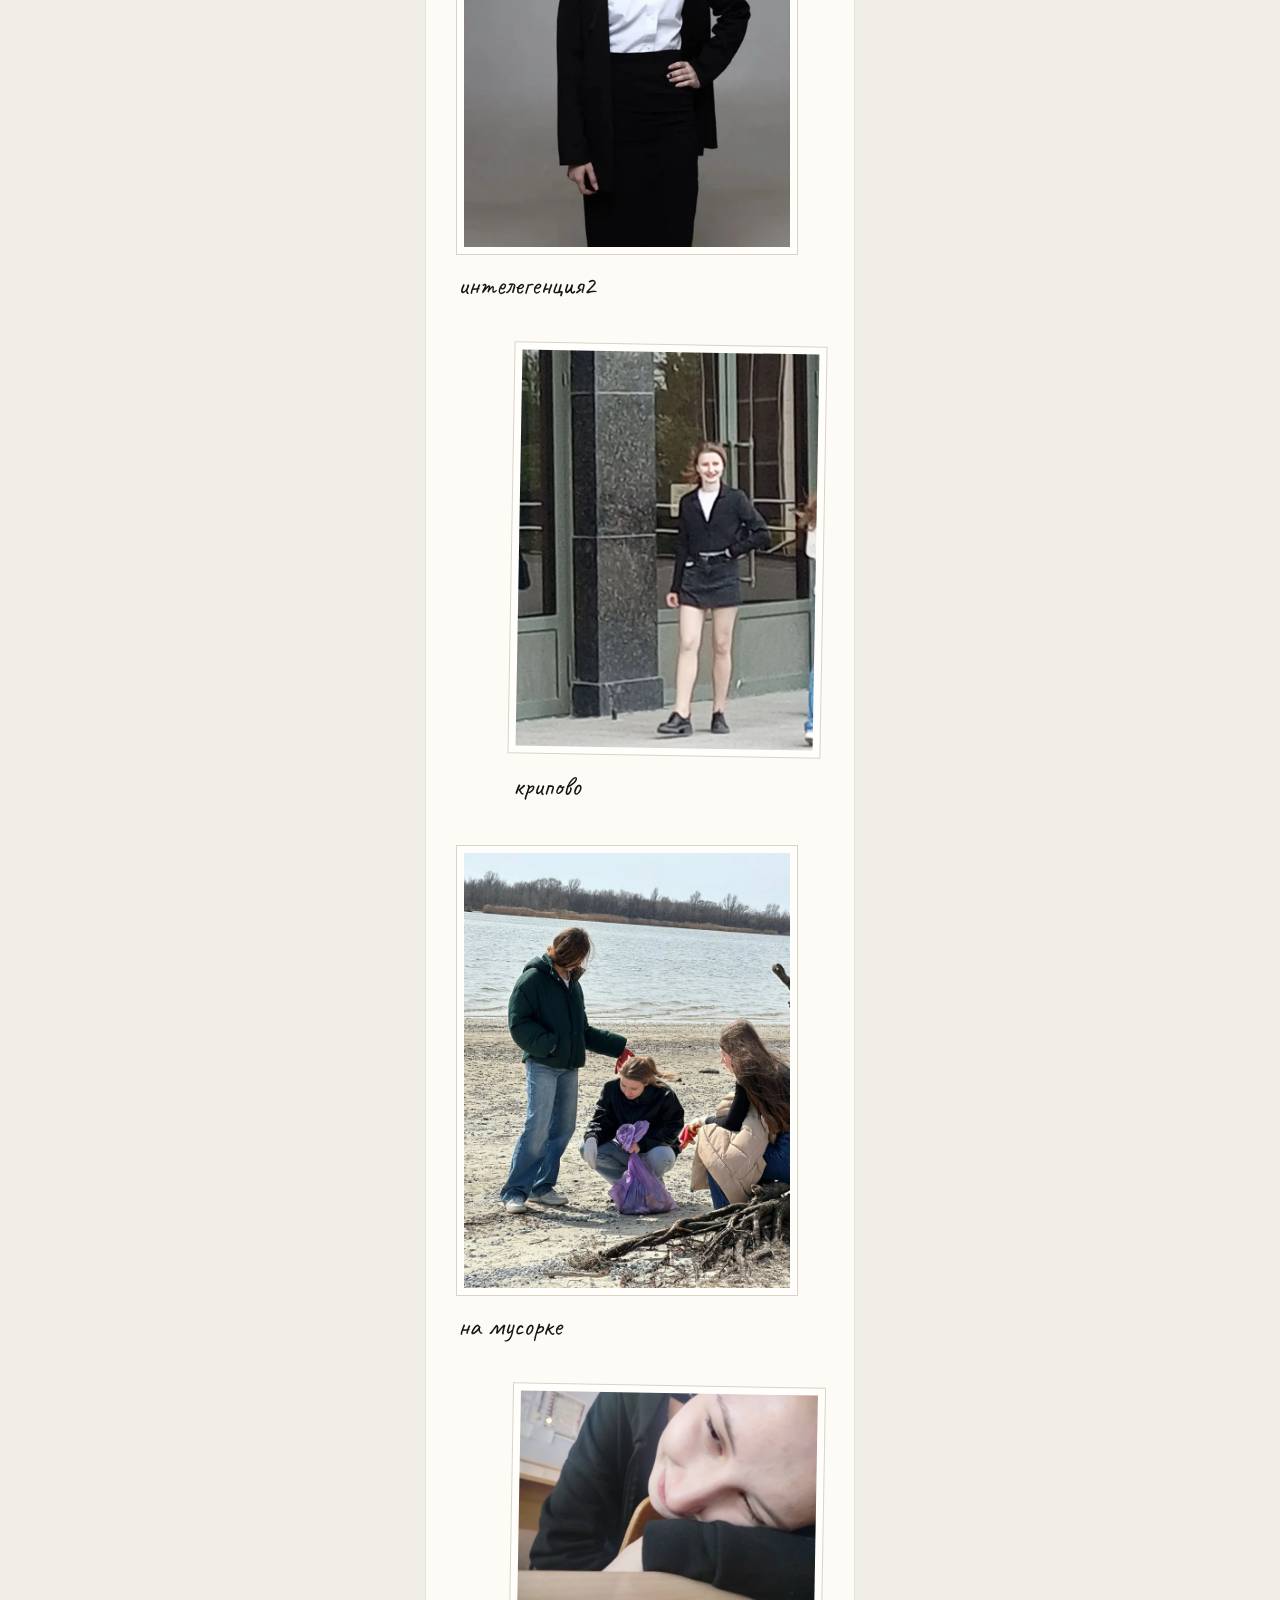
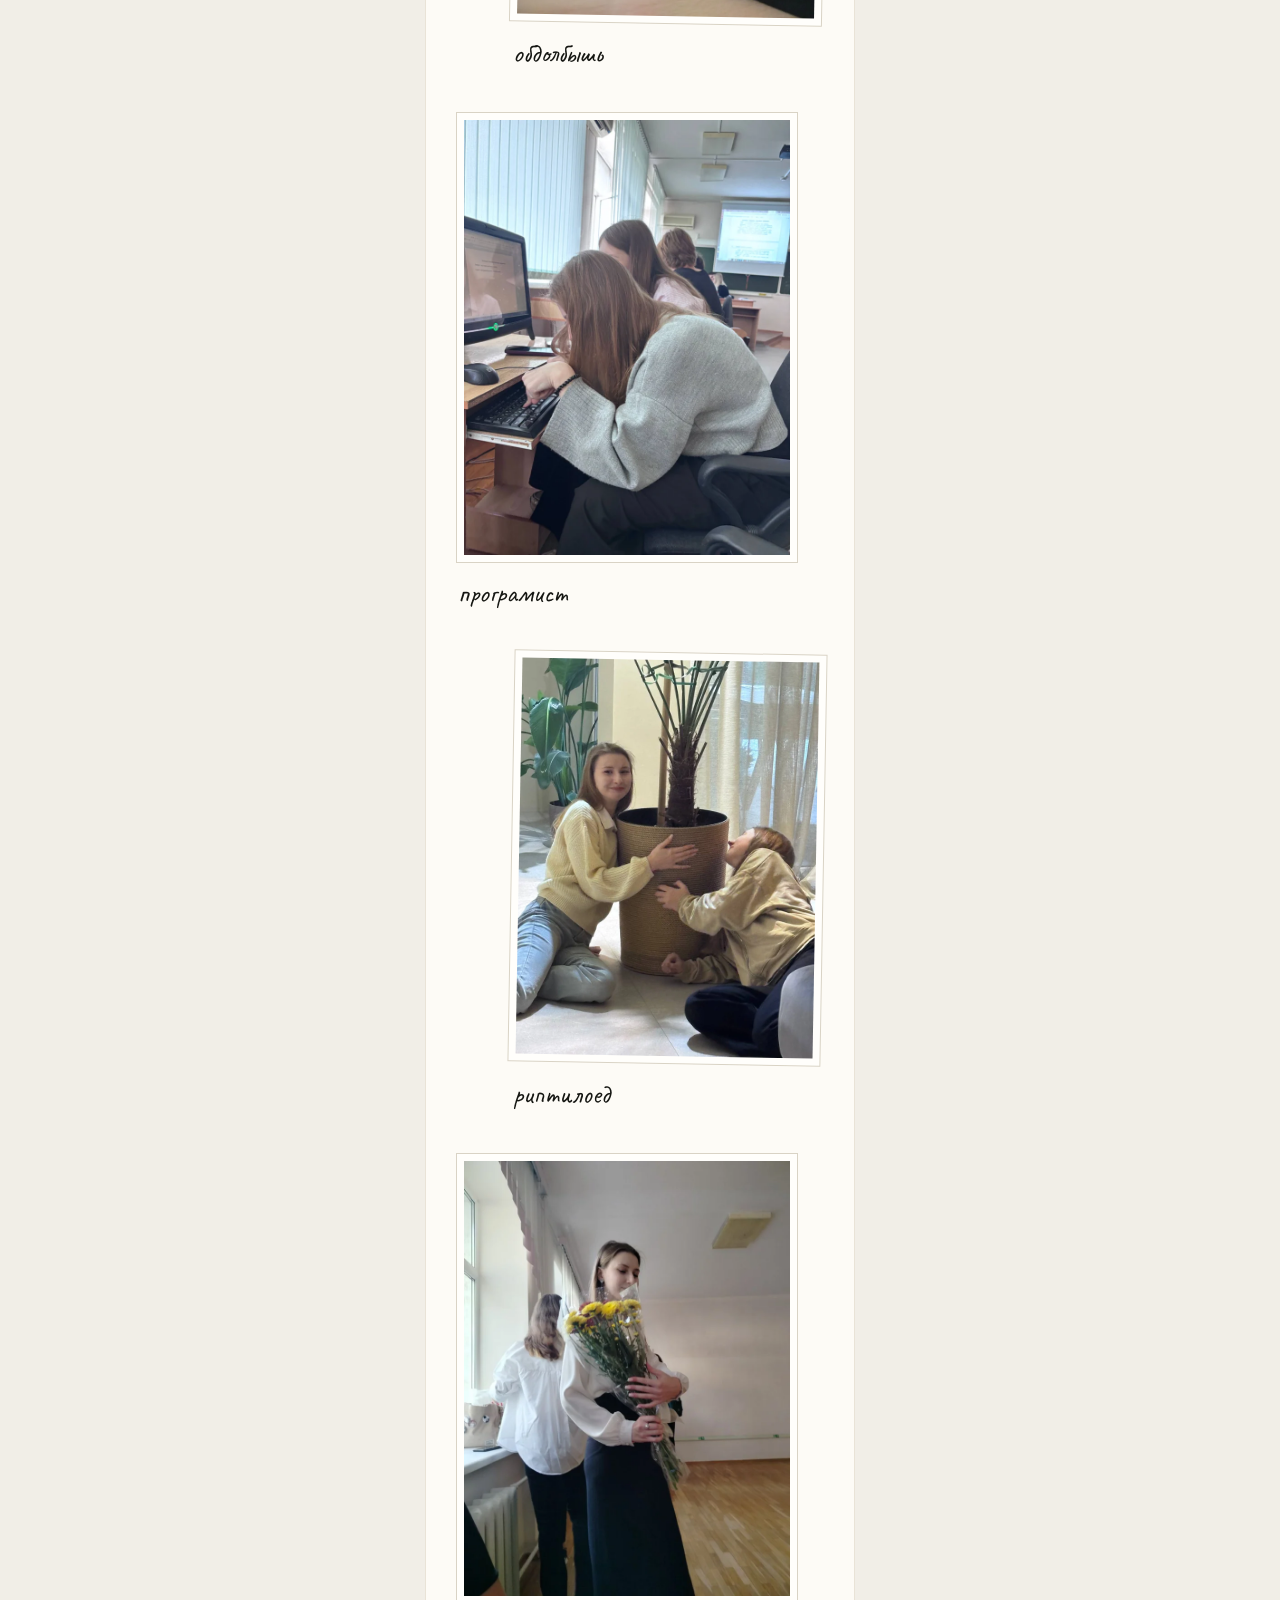
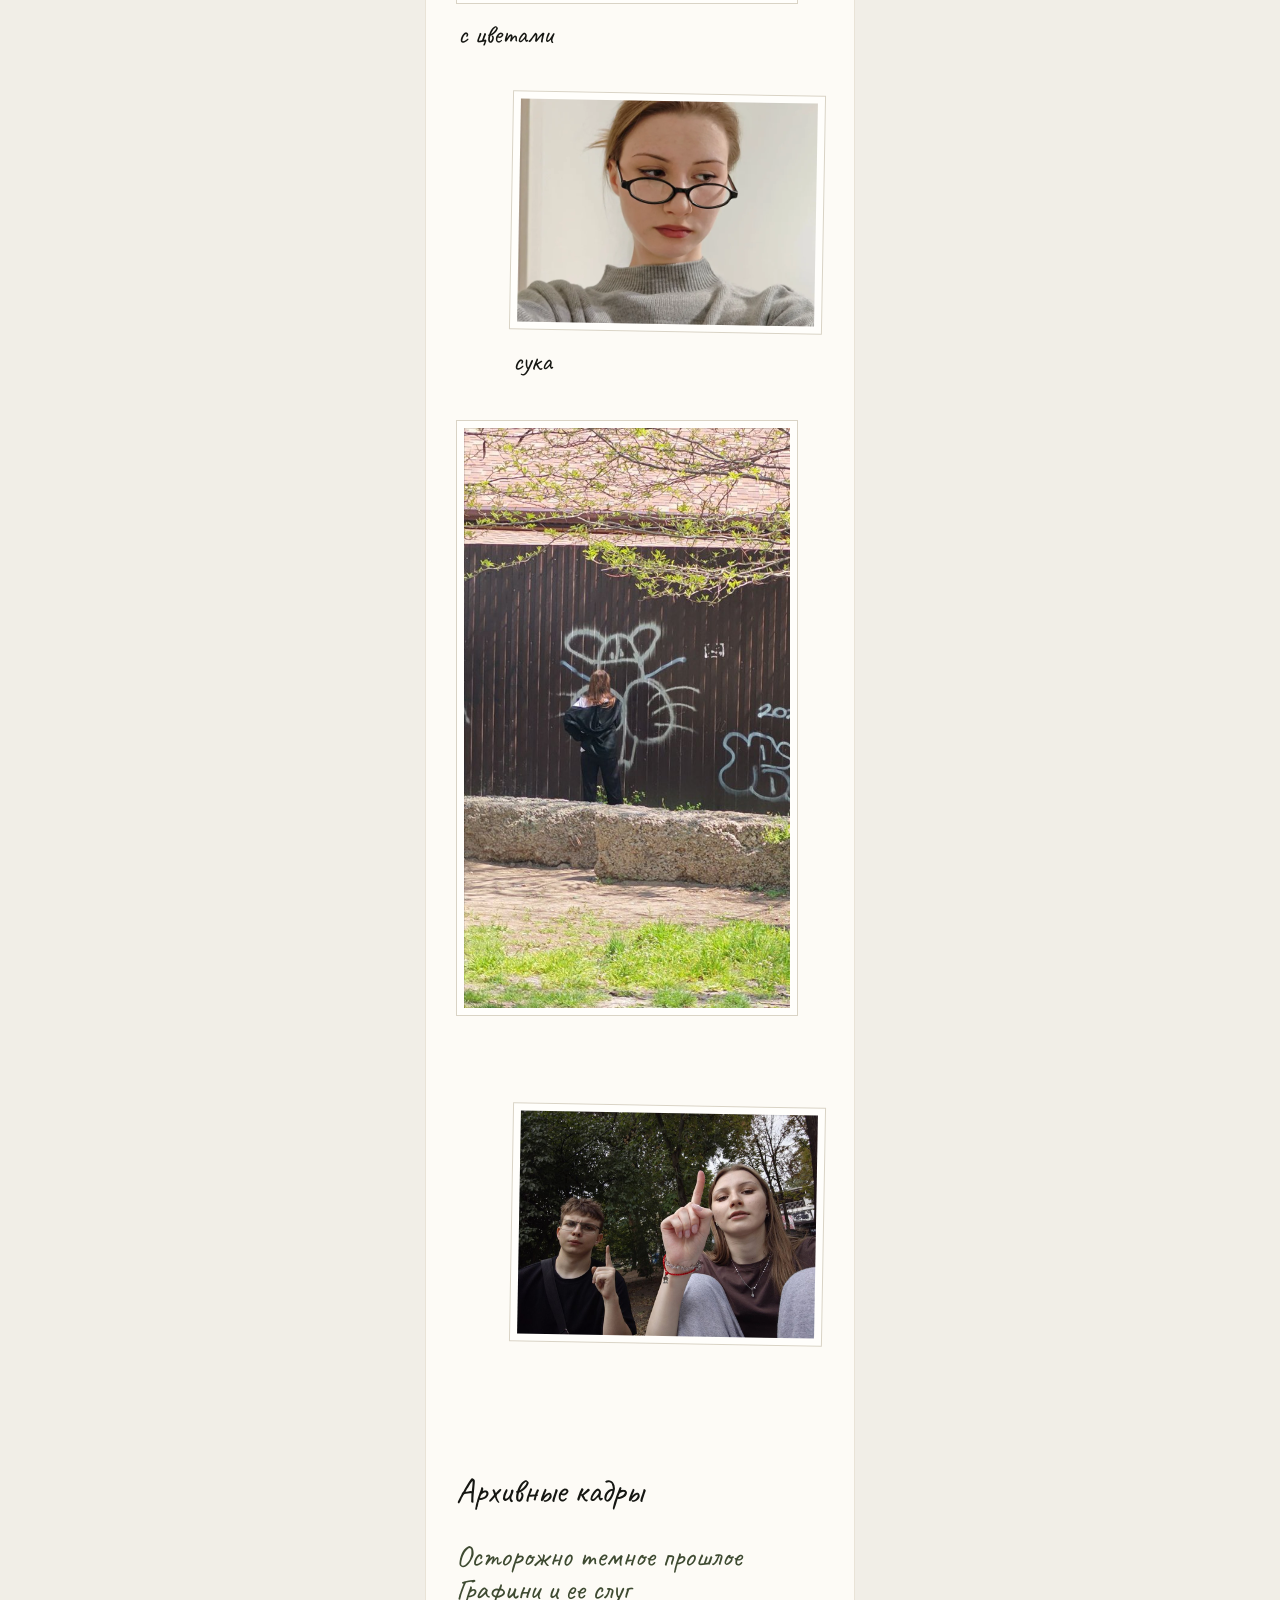
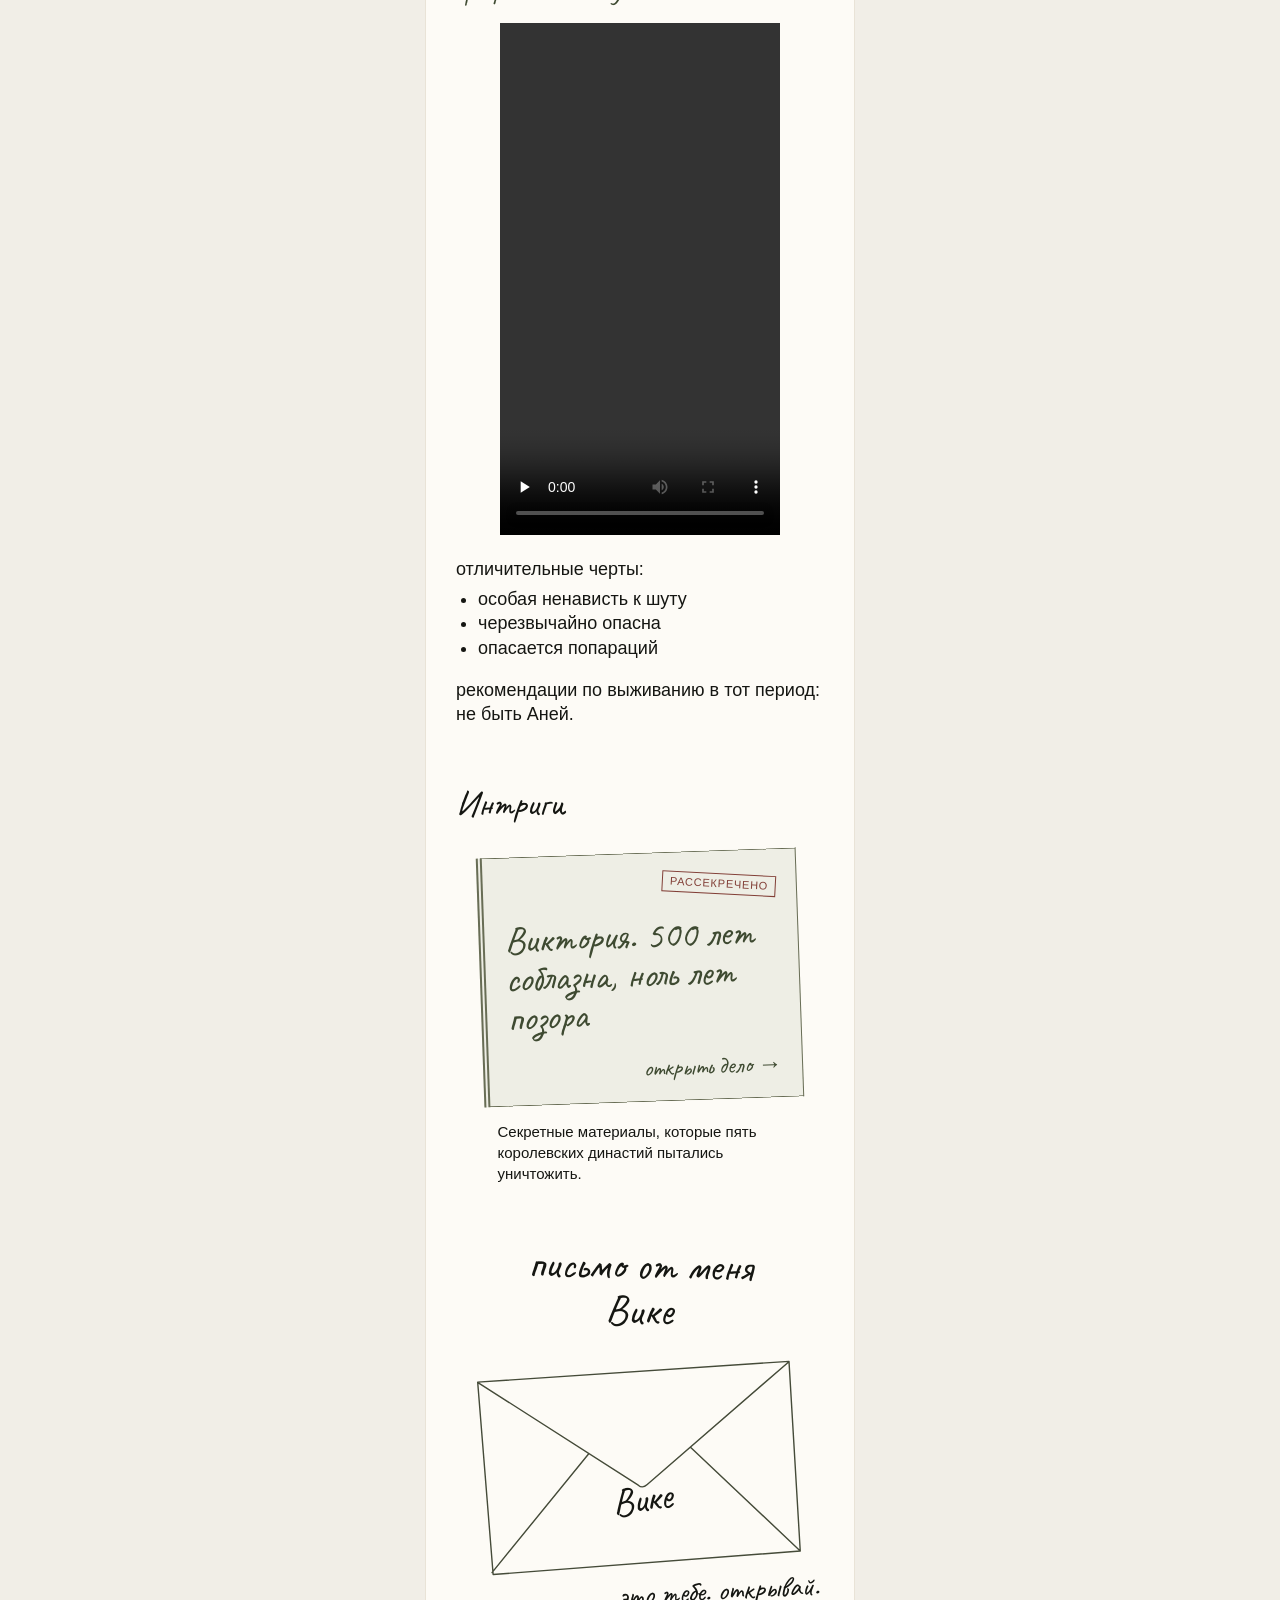
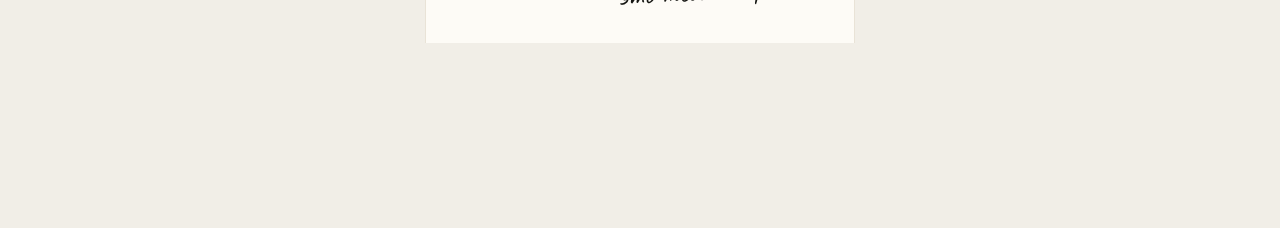
<file: vika.html>
<!doctype html><html lang="ru"><meta charset="utf-8"><title>Банда</title><script>location.replace("friends/vika/"+location.search+location.hash);</script><a href="friends/vika/">Открыть страницу</a></html>
</file>
<file: main/styles.css>
@font-face{font-family:Caveat;src:url('../shared/fonts/Caveat.ttf') format('truetype');font-weight:400 700;font-display:swap}
:root{--paper:#fdfdfb;--ink:#151612;--olive:#354022}*{box-sizing:border-box}body{margin:0;background:#f6f5f2;color:var(--ink);font:19px/1.5 Arial,sans-serif}main{max-width:430px;min-height:100svh;margin:auto;background:var(--paper);padding:38px 30px 32px}a{color:inherit}a:focus-visible{outline:2px solid var(--olive);outline-offset:7px}.small{font-size:14px;color:#74756e}.hand{font-family:Caveat,'Segoe Print',cursive;font-weight:400}.intro{padding-top:34px}h1{font-size:100px;line-height:1;margin:12px 0 25px;transform:rotate(-5deg);color:var(--olive)}.description{max-width:310px;white-space:pre-line;margin:0}.note{font-size:30px;line-height:1.1;margin:46px 0 15px;transform:rotate(-3deg)}nav{margin-top:20px}nav a{display:flex;align-items:center;justify-content:space-between;gap:15px;min-height:86px;text-decoration:none;border-bottom:1px solid #d6d7cd}nav a:first-child{border-top:1px solid #d6d7cd}nav a:nth-child(2){padding-left:19px}nav a:nth-child(3){padding-left:6px}.name{font-size:44px;line-height:1.15}.arrow{display:block;width:26px;height:26px;flex:0 0 26px;margin-inline-end:8px;color:var(--olive)}.footer{font-size:25px;line-height:1.15;margin:45px 0 0;text-align:right;color:var(--olive)}.back{display:inline-block;font-size:16px;text-underline-offset:5px;min-height:44px}.empty h1{font-size:76px;margin-top:75px}.empty .small{margin-top:25px}@media(max-width:359px){main{padding:28px 23px}.intro{padding-top:20px}h1{font-size:87px}.description{font-size:18px}.name{font-size:39px}nav a{min-height:78px}}
.greetings{margin-top:52px}.greetings h2{font-size:41px;line-height:1.1;font-weight:400;margin:0 0 26px;transform:rotate(-3deg)}.greeting-photo{display:block;border:0;background:none;padding:0;width:88%;cursor:zoom-in;margin:0 0 28px}.greeting-photo:nth-child(2){width:77%;margin:0 0 0 auto}.greeting-photo img{display:block;width:100%;height:auto}.greeting-caption{min-height:76px;white-space:pre-line;font-size:30px;line-height:1.2;margin:26px 0 0}.greeting-photo:focus-visible,.greeting-close:focus-visible{outline:2px solid var(--olive);outline-offset:6px}#greeting-dialog{border:0;background:var(--paper);padding:0 12px 15px;width:min(700px,calc(100vw - 24px));max-width:calc(100vw - 24px);max-height:calc(100dvh - 24px)}#greeting-dialog::backdrop{background:rgba(19,21,16,.76)}#greeting-large{display:block;width:100%;height:auto;max-height:calc(100dvh - 100px);object-fit:contain}.greeting-close{display:block;margin-left:auto;width:44px;height:44px;font-size:30px;border:0;background:none;color:var(--ink);cursor:pointer}

.greeting-figure{width:88%;margin:0 0 40px}.greeting-figure:nth-child(2){width:77%;margin-left:auto}.greeting-figure .greeting-photo{width:100%;margin:0}.greeting-figure figcaption{font-size:30px;line-height:1.2;white-space:pre-line;margin-top:16px;overflow-wrap:break-word}.greeting-caption:empty{display:none}

.intro h1{font-size:clamp(43px,13vw,64px);overflow-wrap:break-word}
.greeting-figure figcaption:empty{display:none}

.homepage main{padding-top:22px}.homepage .intro{padding-top:3px}.homepage .intro h1{margin-top:10px;margin-bottom:18px}.group-photo{display:block;width:100%;padding:0;border:0;background:transparent;cursor:zoom-in;margin:0 0 28px}.group-photo img{display:block;width:100%;height:auto;object-fit:contain}.group-photo:focus-visible{outline:2px solid var(--olive);outline-offset:6px}

.friendship-album {
  margin-top: 42px;
}

.friendship-photo {
  display: block;
  width: 100%;
  padding: clamp(4px, 1.6vw, 7px);
  border: 1px solid var(--album-edge, #d9d3c5);
  background: var(--album-print, #fffefb);
  cursor: zoom-in;
}

.friendship-photo + .friendship-photo {
  margin-top: 24px;
}

.friendship-photo img {
  display: block;
  width: 100%;
  height: auto;
}

.friendship-photo:focus-visible {
  outline: 2px solid var(--olive);
  outline-offset: 4px;
}

.friendship-soundtrack {
  margin-top: 52px;
}

.friendship-soundtrack h2 {
  margin: 0 0 20px;
  color: var(--olive);
  font-size: 40px;
  line-height: 1.1;
}

.friendship-track + .friendship-track {
  margin-top: 36px;
}

.friendship-track audio {
  display: block;
  width: 100%;
  margin-top: 10px;
}
</file>
<file: shared/music.css>
.music-dock{position:fixed;z-index:8;bottom:0;left:50%;transform:translateX(-50%);width:min(430px,100%);padding:12px 20px calc(9px + env(safe-area-inset-bottom));background:#fdfdfb;color:#151612;border-top:1px solid #c5c7bc;font:16px/1.3 Arial,sans-serif;box-sizing:border-box}.music-heading{display:flex;align-items:center;gap:13px}.music-cover{width:50px;height:50px;flex:none;object-fit:cover}.music-cover-empty{display:grid;place-items:center;border:1px solid #c5c7bc;color:#777771;font-size:11px}.music-name{font:27px/1.05 Caveat,'Segoe Print',cursive;margin:0!important;overflow-wrap:anywhere}.music-dock audio{display:block;width:100%;height:40px;margin-top:9px}.music-dock details{margin-top:5px;font-size:13px}.music-dock summary{cursor:pointer;min-height:25px;display:flex;align-items:center;color:#53594a;text-decoration:underline;text-underline-offset:4px}.music-list{list-style:none;padding:10px 0 0;margin:0}.music-list li{margin:0 0 7px}.music-list button{background:none;border:0;text-align:left;padding:7px 0;font:inherit;color:inherit;width:100%;cursor:pointer}.music-list button[aria-current=true]{color:#354022;text-decoration:underline;text-underline-offset:4px}.music-future{color:#777771;padding:7px 0}.music-dock button:focus-visible,.music-dock summary:focus-visible{outline:2px solid #354022;outline-offset:3px}.music-error{font-size:13px;margin:8px 0 0}.has-music{padding-bottom:185px!important}@media(max-width:359px){.music-dock{padding-left:16px;padding-right:16px}.music-name{font-size:25px}}
</file>
<file: shared/design-variant.css>
/* Поля альбома. Рамки только у снимков с фоном. */
:root {
  --paper: #fdfbf6;
  --olive: #3e4a31;
  --album-edge: #d9d3c5;
  --album-print: #fffefb;
}

body {
  background: #f1eee7;
}

main {
  border-inline: 1px solid #e9e3d7;
}

.homepage h1 {
  font-size: clamp(55px, 18vw, 88px);
}

.homepage #group-photo {
  margin-block: 4px 22px;
}

.homepage .description {
  margin-inline-start: 9px;
}

.homepage .greeting-figure {
  margin-inline: 0;
}

.greeting-photo,
.opening-photo button.photo,
.vika-hero .vika-image-button,
.duel-battle .vika-image-button,
.duel-contender .vika-image-button,
.vika-photo .vika-image-button,
.nastya-hero .nastya-photo-button,
#story-photos .nastya-photo-button,
.gallery-photo .nastya-photo-button {
  padding: clamp(4px, 1.6vw, 7px);
  border: 1px solid var(--album-edge);
  border-radius: 0;
  background: var(--album-print);
}

.homepage .greeting-figure:nth-child(odd) .greeting-photo {
  transform: rotate(-1.3deg);
}

.homepage .greeting-figure:nth-child(even) .greeting-photo {
  transform: rotate(1deg);
}

.vika-photo:nth-child(even) .vika-image-button,
.gallery-photo:nth-child(even) .nastya-photo-button {
  transform: rotate(1deg);
}

.contents-list,
.vika-contents nav,
.nastya-contents nav {
  border: 1px solid var(--album-edge);
  border-radius: 5px 10px 7px 4px;
  background: #f4f0e8;
}

.music-dock {
  border-top-color: var(--album-edge);
  background: var(--paper);
}
</file>
<file: friends/liza/styles.css>
@font-face{font-family:Caveat;src:url('../../shared/fonts/Caveat.ttf') format('truetype');font-weight:400 700;font-display:swap}
:root{color-scheme:light;--paper:#fdfdfb;--ink:#151612;--olive:#354022;--muted:#777771;--placeholder:#dededb;--hand:Caveat,'Segoe Print',cursive}
*{box-sizing:border-box}html{scroll-behavior:smooth;scroll-padding-top:24px}body{margin:0;background:#f6f5f2;color:var(--ink);font:21px/1.4 Arial,Helvetica,sans-serif}button,a{-webkit-tap-highlight-color:transparent}button{font:inherit;color:inherit;cursor:pointer}button:focus-visible,a:focus-visible{outline:2px solid var(--olive);outline-offset:6px}a{color:inherit}button{touch-action:manipulation}main{max-width:430px;margin:auto;background:var(--paper);overflow:hidden}.hand{font-family:var(--hand);font-weight:400;line-height:1.06}h1,h2,p,figure{margin:0}h2{font-size:41px;font-weight:400}svg.ink{fill:none;stroke:var(--olive);stroke-width:2;stroke-linecap:round;stroke-linejoin:round}button.photo{display:block;padding:0;border:0;background:var(--placeholder);width:100%;line-height:0;border-radius:1px;overflow:hidden}button.photo img{width:100%;height:100%;object-fit:cover}button.photo:hover{opacity:.93}.intro{padding:73px 29px 25px;text-align:center}.intro h1{font-size:31px;font-weight:400;line-height:1.13}.hero-photo{width:79%;margin:24px auto 0;aspect-ratio:4/5}.hero-photo .photo{height:100%}.intro-but{font-size:43px;margin:27px -12px 0;transform:rotate(-3deg);white-space:nowrap}.nickname-wrap{position:relative;height:145px;margin:2px -7px 0}.nickname{font-size:69px;color:var(--olive);position:relative;z-index:1;transform:rotate(-5deg);padding:8px 0}.nickname img{width:90%;max-height:95px;object-fit:contain}.nickname-arrows{position:absolute;width:100%;height:145px;inset:0}.story-start{display:block;width:100%;font-size:28px;text-decoration:none;transform:rotate(-2deg);margin-top:4px}.down{display:block;width:36px;height:52px;margin:6px auto 0}.contents{padding:42px 23px 25px;text-align:center;scroll-margin-top:0}.funny-wrap{position:relative;margin:0 auto 23px;width:100%;padding-top:8px}.funny-wrap>div{width:55%;aspect-ratio:9/10;margin:auto}.funny-wrap .photo{height:100%}.point{position:absolute;width:61px;height:86px;top:17px}.point-left{left:0}.point-right{right:0}.contents h2{font-size:42px;white-space:nowrap;transform:rotate(-2deg);margin:0 -7px 22px}.contents-list{text-align:left;background:#ebebe8;border-radius:32px;padding:15px 28px 17px}.contents-list a{display:block;font-size:18px;line-height:1.23;text-decoration:none;white-space:pre-line;padding:13px 0}.contents-list a:hover{text-decoration:underline;text-decoration-thickness:1px;text-underline-offset:5px}.next-note{display:block;text-decoration:none;font-size:29px;margin:27px 0 0;transform:rotate(-3deg)}.chapter{padding:77px 27px 0;position:relative;scroll-margin-top:0}.chapter h2{text-align:center}.origin h2{font-size:43px;margin:0 -13px;white-space:nowrap;transform:rotate(-2deg)}.origin-arrow{display:block;width:68px;height:58px;margin:8px 58px 3px auto}.video-preview{position:relative;display:block;width:100%;aspect-ratio:1.28;border:0;padding:0;background:var(--placeholder);overflow:hidden}.video-preview>img{width:100%;height:100%;object-fit:cover}.play{position:absolute;left:50%;top:50%;transform:translate(-50%,-50%);width:66px;height:66px;border-radius:50%;background:rgba(253,253,251,.96)}.play:after{content:'';position:absolute;left:27px;top:21px;border-top:12px solid transparent;border-bottom:12px solid transparent;border-left:20px solid #222}.video-label{position:absolute;bottom:11px;left:0;width:100%;font-size:16px}.origin-copy{font-size:21px;line-height:1.4;margin-top:20px}.traits{margin-top:28px;font-size:20px;line-height:1.43}.traits ul{list-style:none;margin:2px 0 0;padding:0}.traits li:before{content:'— ';}.footnote{font-size:14px;line-height:1.35;color:var(--muted);margin:62px 18px 0}.back{display:block;width:fit-content;margin:40px auto 0;color:var(--muted);font-size:13px;line-height:1.5;text-decoration:underline;text-underline-offset:4px;padding:10px;min-height:40px}.habitat h2{font-size:39px;margin:0 -16px;transform:rotate(-2deg)}.school-drawing{height:146px;width:85%;margin:40px auto 0}.drawing-empty{height:100%;border:1px dashed #b2b5a9;display:flex;align-items:center;justify-content:center;font:28px var(--hand);color:#777b6d;transform:rotate(1deg)}.school-drawing .photo{height:100%;background:transparent}.school-drawing .photo img{object-fit:contain}.drawing-caption{font-size:27px;text-align:center;color:var(--olive);transform:rotate(-3deg);margin-top:11px}.school-photos{margin-top:44px}.photo-figure{margin:0 0 42px}.photo-figure .photo{aspect-ratio:4/5}.photo-figure figcaption{font:25px/1.1 var(--hand);margin:13px 3px 0;transform:rotate(-2deg)}.school-photos .photo-figure:nth-child(2){width:80%;margin-left:auto}.school-photos .photo-figure:nth-child(2) .photo{aspect-ratio:1/1}.manifestations h2{font-size:40px;transform:rotate(1deg);margin:0 -12px 42px}.gallery .photo-figure:nth-child(2){width:78%;margin:0 0 47px 3px;transform:rotate(-2deg)}.gallery .photo-figure:nth-child(2) .photo{aspect-ratio:1/1}.gallery .photo-figure:nth-child(3){width:86%;margin:0 0 45px auto;transform:rotate(1deg)}.gallery .photo-figure:nth-child(4) .photo{aspect-ratio:5/4}.legacy h2{font-size:40px;transform:rotate(-2deg);margin:0 -12px}.small-intro{text-align:center;font-size:16px;margin:20px 0 0}.book-cover{position:relative;display:flex;flex-direction:column;align-items:center;justify-content:center;width:86%;min-height:325px;margin:32px auto 0;background:#eeeee5;border:1px solid #4d5241;border-left:8px double #4d5241;transform:rotate(-3deg);border-radius:1px 3px 3px 1px;padding:30px 16px}.book-title{font-size:57px;color:var(--olive)}.book-authors{font-size:12px;margin-top:28px}.open-note{font-size:26px;margin-top:38px}.letter{padding-top:88px;padding-bottom:43px}.letter h2{font-size:42px;transform:rotate(1deg)}.envelope{position:relative;display:block;background:none;border:0;width:100%;height:210px;margin:46px auto 0;transform:rotate(-4deg)}.envelope-lines{position:absolute;inset:0;width:100%;height:100%;fill:var(--paper);stroke:#454b39;stroke-width:1.4;stroke-linecap:round;stroke-linejoin:round}.envelope-name{position:relative;display:block;margin-top:66px;font-size:39px;color:var(--olive);transform:rotate(-4deg)}.letter-note{font-size:30px;text-align:right;margin:12px 4px 0;transform:rotate(-3deg)}.birthday{font-size:35px;text-align:center;color:var(--olive);margin:80px 0 0;transform:rotate(-3deg)}.skip{position:fixed;top:-100px;left:10px;z-index:5;background:var(--paper);padding:10px;font-size:16px}.skip:focus{top:10px}dialog{color:var(--ink);border:0;padding:0;max-height:calc(100dvh - 28px);max-width:calc(100vw - 24px);overscroll-behavior:contain}dialog::backdrop{background:rgba(19,21,16,.76)}.close{position:sticky;top:0;z-index:3;display:block;margin:0 0 0 auto;width:44px;height:44px;border:0;background:var(--paper);color:var(--ink);font:32px/1 Arial}.photo-dialog{background:var(--paper);width:min(700px,calc(100vw - 24px));padding:0 10px 18px}.photo-dialog figure{margin:0}.photo-dialog img{display:block;width:100%;height:auto;max-height:calc(100dvh - 150px);object-fit:contain}.photo-dialog figcaption{font:26px/1.15 var(--hand);text-align:center;padding:14px 8px 0}.paper-dialog{background:var(--paper);width:420px;padding:0 24px 25px}.paper-dialog .close{margin-right:-16px}.paper-dialog h2{font-size:39px;text-align:center;margin:8px 0 28px}.video-dialog{width:650px}.video-dialog iframe{display:block;width:100%;aspect-ratio:16/9;border:0}.empty-message{font-size:17px;line-height:1.55;margin:12px 0}.book-page{min-height:280px;padding:23px 14px 30px;border-left:2px solid #deded5}.book-page h3{font:35px/1.1 var(--hand);margin:0 0 26px}.book-page p{white-space:pre-line;font-size:18px;line-height:1.65}.book-page img,.letter-content img{width:100%;height:auto;display:block;margin:15px 0}.page-controls{display:flex;justify-content:space-between;align-items:center;gap:14px;margin-top:22px}.page-controls button{border:1px solid #a7aa9f;background:none;min-width:48px;min-height:44px;font-size:26px}.page-controls button:disabled{opacity:.3;cursor:default}.page-controls span{font-size:14px;color:var(--muted)}.letter-dialog{padding:0 29px 36px}.letter-dialog h2{text-align:left;color:var(--olive)}.letter-content{font-size:31px;line-height:1.23}.letter-content p{margin:0 0 23px;white-space:pre-line}.letter-signature{font-size:30px;line-height:1.2;text-align:right;color:var(--olive);margin-top:35px}
@media(max-width:359px){body{font-size:19px}.intro{padding:57px 22px 23px}.intro h1{font-size:28px}.intro-but{font-size:37px;margin-top:25px}.nickname{font-size:62px}.nickname-wrap{height:134px}.nickname-arrows{height:134px}.story-start{font-size:26px}.contents{padding:36px 20px 20px}.contents h2{font-size:36px}.contents-list{padding:13px 23px}.contents-list a{font-size:16px;padding:12px 0}.chapter{padding:67px 23px 0}.origin h2{font-size:37px}.origin-copy,.traits{font-size:18px}.chapter h2:not(#origin-title){font-size:35px}.letter{padding-bottom:37px}.envelope{height:180px}.envelope-name{font-size:35px}.birthday{font-size:31px}.school-drawing{height:130px}.letter-content{font-size:28px}}
@media(min-width:431px){main{min-height:100vh}.intro{padding-top:76px}.contents{padding-top:60px}.chapter{padding-top:90px}.letter{padding-bottom:50px}}
@media(prefers-reduced-motion:reduce){html{scroll-behavior:auto}*{animation:none!important;transition:none!important}}

/* Прозрачные фотографии сохраняют контур и целиком помещаются в кадр. */
button.photo.photo-real{background:transparent}button.photo.photo-real img{object-fit:contain}

.nickname-wrap{height:auto;min-height:94px}.story-start{margin-top:15px}.origin .video-preview{margin-top:26px}.book-page img{max-height:260px;object-fit:contain}.page-controls button{font-size:17px;padding:8px 11px}.book-page p{white-space:pre-wrap;overflow-wrap:anywhere}

.truth-content{min-height:110px;margin-top:24px;font-size:19px;line-height:1.5;white-space:pre-line}.truth-content p{margin:0 0 20px}

.opening-photo {
  margin: 30px 29px 0;
}

.opening-photo figcaption {
  margin: 0 0 14px;
  color: var(--olive);
  font-size: 34px;
  line-height: 1.08;
}

@media (max-width: 359px) {
  .opening-photo {
    margin-inline: 22px;
  }
}

/* Поля фотоальбома для кадров на странице Лизы. */
:is(.hero-photo, #funny-photo, .gallery, .truth-content) button.photo.photo-real {
  padding: clamp(4px, 1.6vw, 7px);
  border: 1px solid var(--album-edge, #d9d3c5);
  border-radius: 0;
  background: var(--album-print, #fffefb);
}
</file>
<file: shared/design-experiment.css>
/* Общие детали варианта: страницы по-прежнему работают на исходной разметке. */
.origin-machine {
  margin: 18px 0 16px;
  color: var(--olive);
}

.origin-machine summary {
  width: fit-content;
  padding: 7px 0;
  font-size: 23px;
  line-height: 1.15;
  cursor: pointer;
}

.origin-machine summary:focus-visible {
  outline: 2px solid currentColor;
  outline-offset: 4px;
}

.origin-machine svg {
  display: block;
  width: min(100%, 250px);
  height: auto;
  margin: 3px 0 0 4px;
}

.origin-machine[open] .origin-tape {
  animation: tape-drop .56s cubic-bezier(.3, .68, .52, 1) both;
}

@keyframes tape-drop {
  0% { transform: translate(37px, -23px) rotate(10deg); opacity: 0; }
  70% { transform: translate(-3px, 2px) rotate(-5deg); }
  100% { transform: none; opacity: 1; }
}

@media (prefers-reduced-motion: reduce) {
  .origin-machine[open] .origin-tape {
    animation: none;
  }
}
</file>
<file: friends/nastya/styles.css>
.nastya-page h1 {
  margin: 36px 0 46px;
  font-size: 76px;
}

.nastya-hero {
  margin: 0 0 58px;
}

.nastya-hero figcaption {
  margin: 0 0 14px;
  color: var(--olive);
  font-size: 34px;
  line-height: 1.08;
}

.nastya-contents,
.nastya-chapter {
  scroll-margin-top: 24px;
}

.nastya-contents {
  text-align: center;
}

.nastya-contents h2 {
  margin: 0 0 22px;
  font-size: clamp(35px, 10.5vw, 42px);
  line-height: 1.06;
  transform: rotate(-2deg);
}

.nastya-contents nav {
  margin: 0;
  padding: 15px 28px 17px;
  border-radius: 32px;
  background: #ebebe8;
  text-align: left;
}

.nastya-contents nav a {
  display: block;
  min-height: 44px;
  padding: 13px 0;
  border: 0;
  font-size: 18px;
  line-height: 1.23;
}

.nastya-contents nav a:hover,
.nastya-contents nav a:focus-visible {
  text-decoration: underline;
  text-underline-offset: 5px;
}

.nastya-chapter {
  margin-top: 60px;
}

.nastya-chapter h2 {
  margin: 0 0 26px;
  color: var(--olive);
  font-size: 39px;
  line-height: 1.05;
}

.nastya-photos {
  display: grid;
  gap: 24px;
  margin: 0;
  padding: 0;
}

#story-photos {
  padding-inline-start: 23px;
}

#story-photos li::marker {
  font: 23px Caveat, 'Segoe Print', cursive;
  color: var(--olive);
}

.case-number {
  margin: 0 0 8px;
  color: var(--olive);
  font-size: 13px;
  letter-spacing: .06em;
}

#story-title,
#connections-title {
  margin-bottom: 12px;
}

.case-intro {
  margin: 0 0 25px;
  font-size: 17px;
  line-height: 1.45;
}

#story-photos figure {
  margin: 0;
}

#story-photos h3 {
  margin: 10px 0 3px;
  color: var(--olive);
  font-size: 30px;
  line-height: 1.04;
}

#story-photos figcaption p {
  margin: 0;
  font-size: 17px;
  line-height: 1.45;
}

.case-verdict {
  margin: 30px 0 0 14px;
  color: var(--olive);
  font-size: 29px;
  line-height: 1.1;
  transform: rotate(-2deg);
}

.case-contact {
  width: min(85%, 255px);
  margin: 0 0 0 auto;
}

.case-contact figcaption {
  margin-top: 7px;
  font-size: 26px;
  line-height: 1.12;
  text-align: right;
}

.field-quiz {
  font-size: 16px;
  line-height: 1.4;
}

.field-quiz fieldset {
  min-width: 0;
  margin: 0 0 20px;
  padding: 0;
  border: 0;
}

.field-quiz legend {
  margin-bottom: 5px;
  padding: 0;
  font-weight: 700;
}

.field-quiz label {
  display: flex;
  align-items: baseline;
  gap: 9px;
  min-height: 44px;
  padding: 9px 0;
  cursor: pointer;
}

.field-quiz input {
  margin: 0;
  flex: none;
  accent-color: var(--olive);
}

.field-quiz-submit {
  min-height: 44px;
  padding: 4px 14px 7px;
  border: 1px solid var(--olive);
  border-radius: 3px 5px 4px 2px;
  background: transparent;
  color: var(--olive);
  font-size: 25px;
  line-height: 1.1;
  cursor: pointer;
}

.field-quiz-submit:focus-visible {
  outline: 2px solid var(--olive);
  outline-offset: 4px;
}

.field-quiz-result {
  margin: 20px 0 0;
  padding-inline-start: 12px;
  border-inline-start: 2px solid var(--olive);
  color: var(--olive);
  font-size: 27px;
  line-height: 1.12;
}

.nastya-photo-button {
  display: block;
  width: 100%;
  border: 0;
  padding: 0;
  background: transparent;
  cursor: zoom-in;
}

.nastya-photo-button img {
  display: block;
  width: 100%;
  height: auto;
}

.gallery-photo {
  min-width: 0;
  margin: 0;
}

.gallery-photo figcaption {
  margin: 10px 0 0;
  font-size: 27px;
  line-height: 1.15;
}

#gallery-photos > :nth-child(even) {
  width: 85%;
  justify-self: end;
}

#photo-dialog {
  width: min(700px, calc(100vw - 24px));
  max-height: calc(100dvh - 24px);
  border: 0;
  padding: 0 12px 12px;
  background: var(--paper);
  color: var(--ink);
}

#photo-dialog::backdrop {
  background: rgba(19, 21, 16, .76);
}

.photo-close {
  display: block;
  width: 44px;
  height: 44px;
  margin-inline-start: auto;
  border: 0;
  background: none;
  font-size: 30px;
  cursor: pointer;
}

#large-photo {
  display: block;
  width: 100%;
  height: auto;
  max-height: calc(100dvh - 84px);
  object-fit: contain;
}

.photo-crop {
  position: relative;
  display: block;
  width: 100%;
  aspect-ratio: var(--crop-ratio);
  overflow: hidden;
}

.photo-crop-round {
  border-radius: 50%;
}

.photo-crop > img,
#large-photo-frame.photo-crop > img {
  position: absolute;
  top: var(--crop-top);
  left: var(--crop-left);
  width: var(--crop-image-width);
  max-height: none;
}

#large-photo-frame.photo-crop {
  width: min(100%, calc((100dvh - 84px) * var(--crop-ratio)));
  margin-inline: auto;
}

.nastya-photo-button:focus-visible,
.photo-close:focus-visible {
  outline: 2px solid var(--olive);
  outline-offset: 4px;
}

@media (max-width: 359px) {
  .nastya-contents nav {
    padding-inline: 23px;
  }

  .nastya-contents nav a {
    font-size: 16px;
  }
}
</file>
<file: shared/letter.css>
.friend-letter {
  text-align: center;
}

.friend-letter h2 {
  font-size: 42px;
  line-height: 1.06;
  transform: rotate(1deg);
}

.letter-envelope {
  position: relative;
  display: block;
  width: min(95%, 320px);
  aspect-ratio: 8 / 5;
  margin: 34px auto 0;
  padding: 0;
  border: 0;
  background: transparent;
  color: var(--ink);
  cursor: pointer;
  transform: rotate(-4deg);
}

.letter-envelope svg {
  position: absolute;
  inset: 0;
  width: 100%;
  height: 100%;
  fill: var(--paper);
  stroke: #454b39;
  stroke-width: 1.4;
  stroke-linecap: round;
  stroke-linejoin: round;
}

.letter-recipient {
  position: absolute;
  inset: 56% 0 auto;
  font-size: clamp(32px, 9vw, 39px);
  line-height: 1.06;
  transform: rotate(-4deg);
}

.letter-open-note {
  margin: 12px 4px 0;
  font-size: 29px;
  line-height: 1.12;
  text-align: right;
  transform: rotate(-3deg);
}

html:has(.friend-letter-dialog[open]) {
  overflow: hidden;
}

.friend-letter-dialog {
  width: min(420px, calc(100vw - 24px));
  max-height: calc(100dvh - 24px);
  padding: 0 24px 28px;
  border: 0;
  background: var(--paper);
  color: var(--ink);
}

.friend-letter-dialog::backdrop {
  background: rgba(19, 21, 16, .76);
}

.friend-letter-dialog button {
  display: block;
  width: 44px;
  height: 44px;
  margin-inline-start: auto;
  padding: 0;
  border: 0;
  background: transparent;
  color: inherit;
  font: 28px Arial, sans-serif;
  cursor: pointer;
}

.friend-letter-dialog h2 {
  margin: 4px 0 16px;
  font-size: 39px;
  line-height: 1.06;
  color: var(--olive);
}

.friend-letter-text {
  font-size: 28px;
  line-height: 1.25;
  white-space: pre-line;
}

.friend-letter-text p {
  margin: 0 0 16px;
}

.letter-envelope:focus-visible,
.friend-letter-dialog button:focus-visible {
  outline: 2px solid var(--olive);
  outline-offset: 4px;
}
</file>
<file: friends/vika/styles.css>
.vika-page h1{font-size:76px;margin:36px 0 38px}.vika-photo{width:93%;margin:0 0 20px}.vika-photo:nth-child(even){width:85%;margin-left:auto}.vika-photo button{display:block;border:0;padding:0;background:none;width:100%;cursor:zoom-in}.vika-photo img{display:block;width:100%;height:auto}.vika-photo figcaption{min-height:55px;margin:14px 2px 0;font-size:27px;line-height:1.2;white-space:pre-line;overflow-wrap:break-word}#vika-photo-dialog{border:0;padding:0 12px 18px;background:#fdfdfb;color:#151612;width:min(700px,calc(100vw - 24px));max-width:calc(100vw - 24px);max-height:calc(100dvh - 24px)}#vika-photo-dialog::backdrop{background:rgba(19,21,16,.76)}.vika-close{display:block;margin-left:auto;width:44px;height:44px;border:0;background:none;font-size:30px;cursor:pointer}#vika-large{display:block;width:100%;height:auto;max-height:calc(100dvh - 110px);object-fit:contain}#vika-large-caption{font-size:28px;margin:12px 0 0}.vika-photo button:focus-visible,.vika-close:focus-visible{outline:2px solid #354022;outline-offset:5px}
.duel{margin-top:8px}.duel-title{font-size:49px;line-height:.96;margin:0 0 20px;transform:rotate(-3deg);color:#354022}.duel-intro{font-size:16px;line-height:1.45;margin:0 0 32px;max-width:260px}.duel-versus{display:grid;grid-template-columns:minmax(0,1fr) 26px minmax(0,1fr);align-items:center;gap:4px}.duel-contender{margin:0;min-width:0;align-self:start}.duel-contender:first-child{transform:rotate(-3deg)}.duel-contender:last-child{transform:rotate(3deg);margin-top:22px}.vika-image-button{display:block;width:100%;border:0;padding:0;background:none;cursor:zoom-in}.vika-image-button img{display:block;width:100%;height:auto}.duel-contender figcaption{font-size:29px;line-height:1.02;text-align:center;margin-top:13px;overflow-wrap:break-word}.duel-vs{font-size:30px;color:#354022;text-align:center;align-self:center}.duel-round{font-size:30px;line-height:1.05;margin:39px 0 22px;transform:rotate(-2deg)}.duel-battle{margin:0}.duel-caption{font-size:30px;line-height:1.12;white-space:pre-line;margin:15px 0 8px}.duel-credit{font-size:12px;color:#777771;margin:0}.duel .vika-image-button:focus-visible{outline:2px solid #354022;outline-offset:4px}@media(max-width:359px){.duel-title{font-size:43px}.duel-contender figcaption{font-size:25px}.duel-round{font-size:27px}}


.vika-hero {
  margin: 0 0 58px;
}

.vika-hero figcaption {
  margin: 0 0 14px;
  color: var(--olive);
  font-size: 34px;
  line-height: 1.08;
}

.vika-hero button:focus-visible {
  outline: 2px solid var(--olive);
  outline-offset: 4px;
}

.vika-contents,
.vika-chapter,
#legendary-duel {
  scroll-margin-top: 24px;
}

.vika-contents {
  margin: 0 0 64px;
  text-align: center;
}

.vika-contents h2 {
  margin: 0 0 22px;
  font-size: clamp(35px, 10.5vw, 42px);
  line-height: 1.06;
  transform: rotate(-2deg);
}

.vika-contents nav {
  margin: 0;
  padding: 15px 28px 17px;
  border-radius: 32px;
  background: #ebebe8;
  text-align: left;
}

.vika-contents nav a {
  display: block;
  min-height: 44px;
  padding: 13px 0;
  border: 0;
  font-size: 18px;
  line-height: 1.23;
}

.vika-contents nav a:hover,
.vika-contents nav a:focus-visible {
  text-decoration: underline;
  text-underline-offset: 5px;
}

.vika-chapter {
  margin-top: 60px;
}

.vika-chapter h2 {
  margin: 0 0 30px;
  font-size: 35px;
  line-height: 1.05;
}

@media (max-width: 359px) {
  .vika-contents nav {
    padding-inline: 23px;
  }

  .vika-contents nav a {
    font-size: 16px;
  }
}

.archive-warning {
  margin: 0 0 16px;
  font-size: 30px;
  line-height: 1.12;
  color: var(--olive);
}

.archive-video {
  display: block;
  width: min(100%, 280px);
  height: auto;
  aspect-ratio: 464 / 848;
  margin: 0 auto;
  background: #222;
}

.archive-notes {
  margin-top: 22px;
  font-size: 18px;
  line-height: 1.35;
}

.archive-notes p {
  margin: 0;
}

.archive-notes ul {
  margin: 6px 0 18px;
  padding-inline-start: 22px;
}

.intrigue-cover {
  display: block;
  width: min(100%, 320px);
  margin: 0 auto;
  padding: 22px 20px 18px;
  background: #eeeee5;
  border: 1px solid #686d55;
  border-inline-start: 6px double #686d55;
  text-align: left;
  color: var(--olive);
  cursor: pointer;
  transform: rotate(-2deg);
}

.intrigue-stamp {
  display: table;
  margin: 0 0 20px auto;
  padding: 3px 7px;
  border: 1px solid currentColor;
  color: #823f37;
  font: 11px/1.2 Arial, sans-serif;
  letter-spacing: .07em;
  text-transform: uppercase;
  transform: rotate(5deg);
}

.intrigue-cover-title,
.intrigue-open-note {
  display: block;
}

.intrigue-cover-title {
  font-size: clamp(29px, 8vw, 38px);
  line-height: 1.02;
}

.intrigue-open-note {
  margin-top: 20px;
  font-size: 24px;
  text-align: right;
}

.intrigue-subtitle {
  margin: 18px auto 0;
  max-width: 285px;
  font-size: 15px;
  line-height: 1.4;
}

html:has(.intrigue-reader[open]) {
  overflow: hidden;
}

.intrigue-reader {
  width: min(630px, calc(100vw - 20px));
  max-width: none;
  max-height: calc(100dvh - 24px);
  padding: 0;
  border: 1px solid #c1c0ae;
  background: var(--paper);
  color: var(--ink);
  overflow: hidden;
}

.intrigue-reader[open] {
  display: grid;
  grid-template-rows: auto minmax(0, 1fr) auto;
}

.intrigue-reader::backdrop {
  background: rgba(19, 21, 16, .76);
}

.intrigue-reader-bar,
.intrigue-controls {
  display: flex;
  align-items: center;
  justify-content: space-between;
  gap: 8px;
  padding: 4px 14px;
  font-size: 13px;
}

.intrigue-reader-bar {
  border-bottom: 1px solid #deded1;
  color: var(--olive);
}

.intrigue-controls {
  border-top: 1px solid #deded1;
}

.intrigue-reader button {
  min-width: 44px;
  min-height: 44px;
  padding: 0 6px;
  border: 0;
  background: transparent;
  color: var(--olive);
  font: inherit;
  cursor: pointer;
}

.intrigue-reader button:disabled {
  opacity: .4;
  cursor: default;
}

.intrigue-reader #intrigue-close {
  font-size: 28px;
}

.intrigue-sheet {
  overflow-y: auto;
  overscroll-behavior: contain;
  padding: 20px clamp(14px, 4.7vw, 30px) 16px;
}

.intrigue-sheet h2 {
  margin: 0 0 16px;
  font-size: clamp(31px, 9vw, 43px);
  line-height: 1.04;
  color: var(--olive);
}

.intrigue-sheet p {
  margin: 0 0 14px;
  font-size: 17px;
  line-height: 1.5;
  white-space: pre-line;
}

.intrigue-sheet .intrigue-date {
  font-size: 14px;
  font-weight: 700;
}

.intrigue-illustration {
  display: block;
  width: 100%;
  height: auto;
  margin: 0 0 20px;
}

.intrigue-cover:focus-visible,
.intrigue-reader button:focus-visible {
  outline: 2px solid var(--olive);
  outline-offset: 3px;
}
</file>
